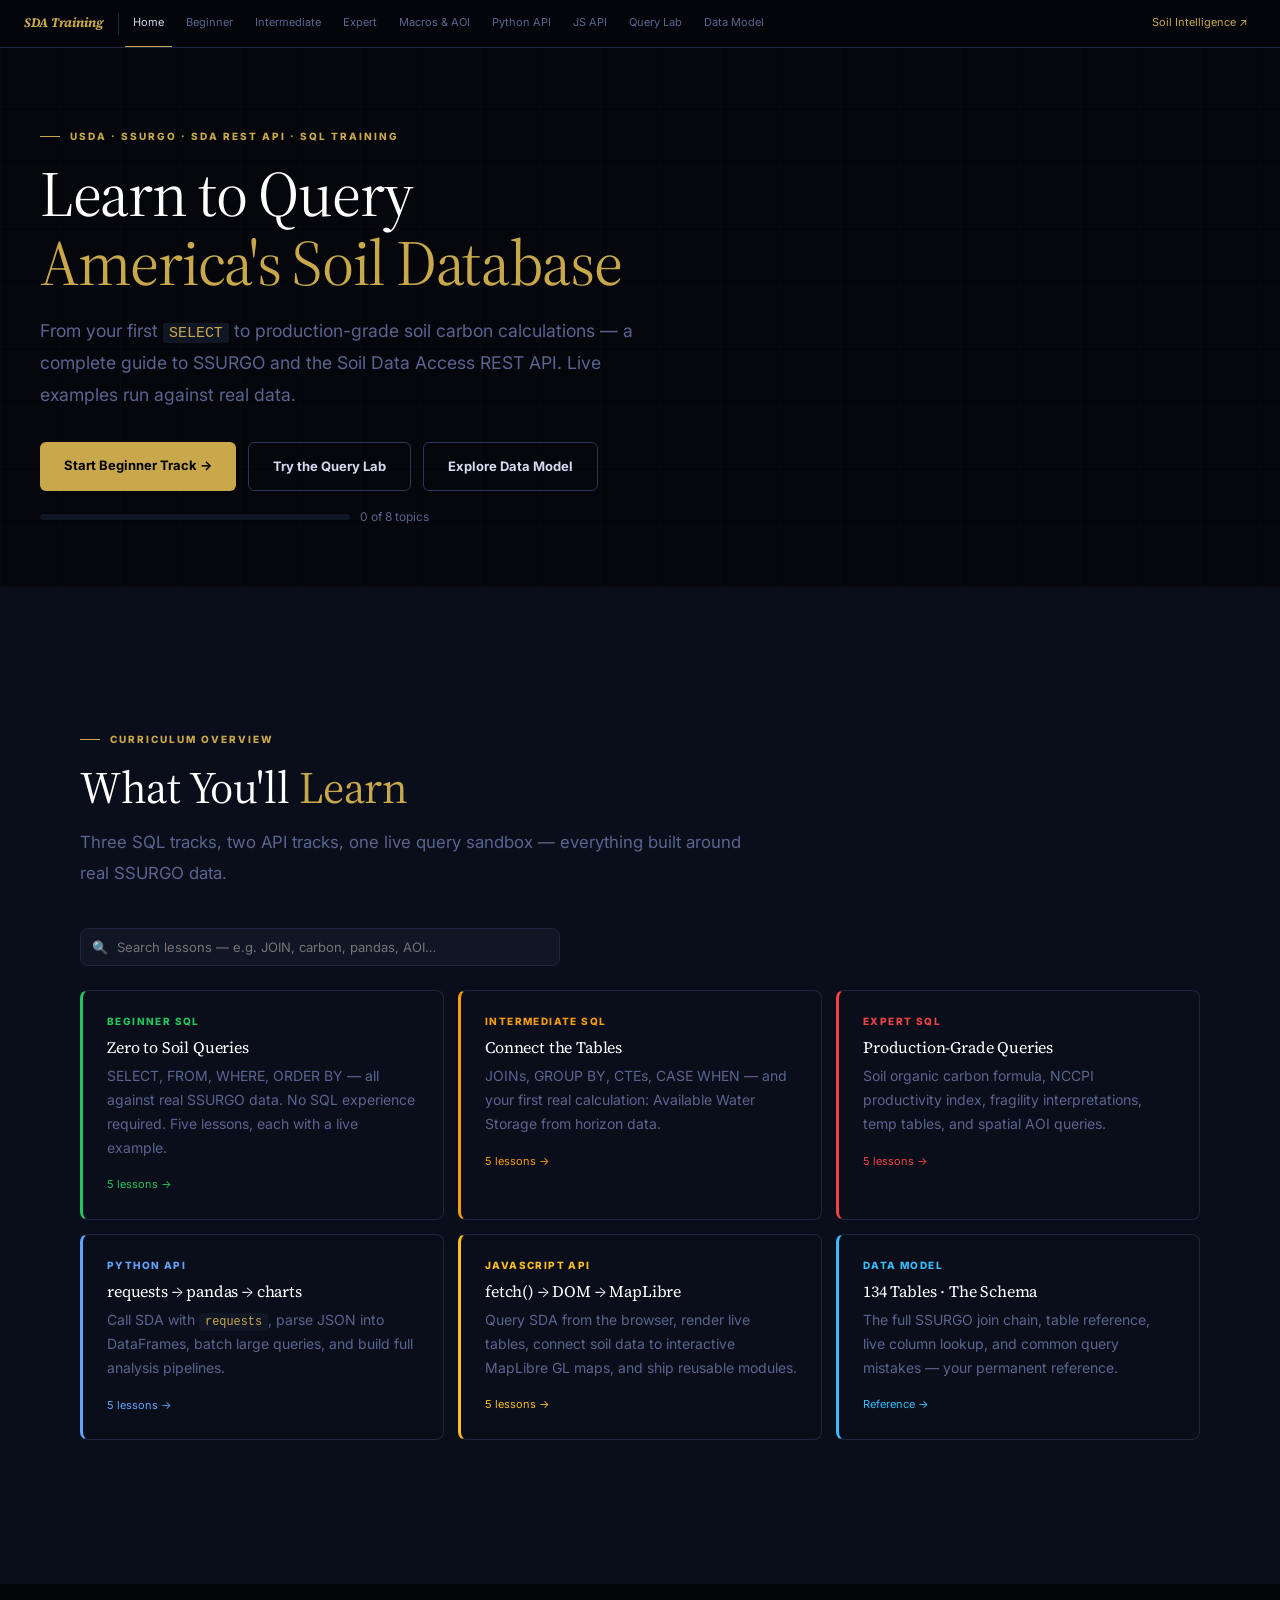
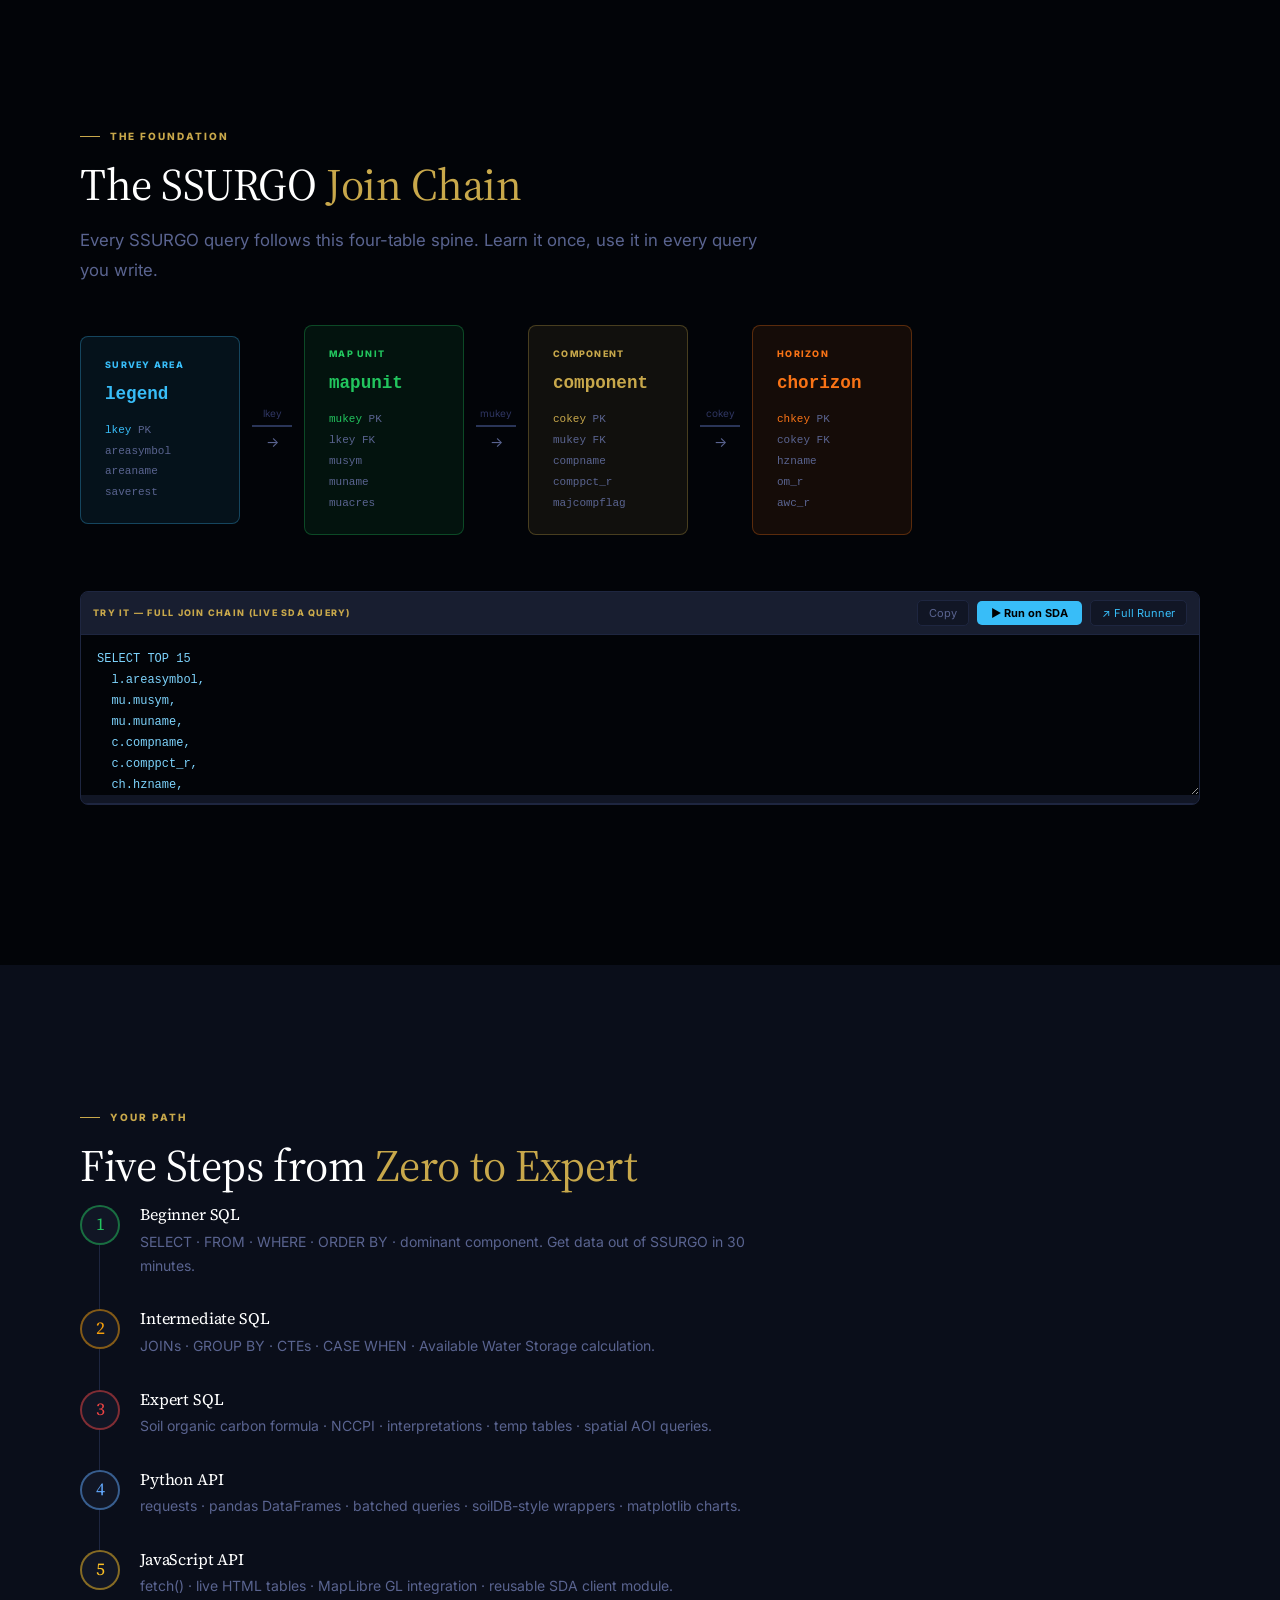
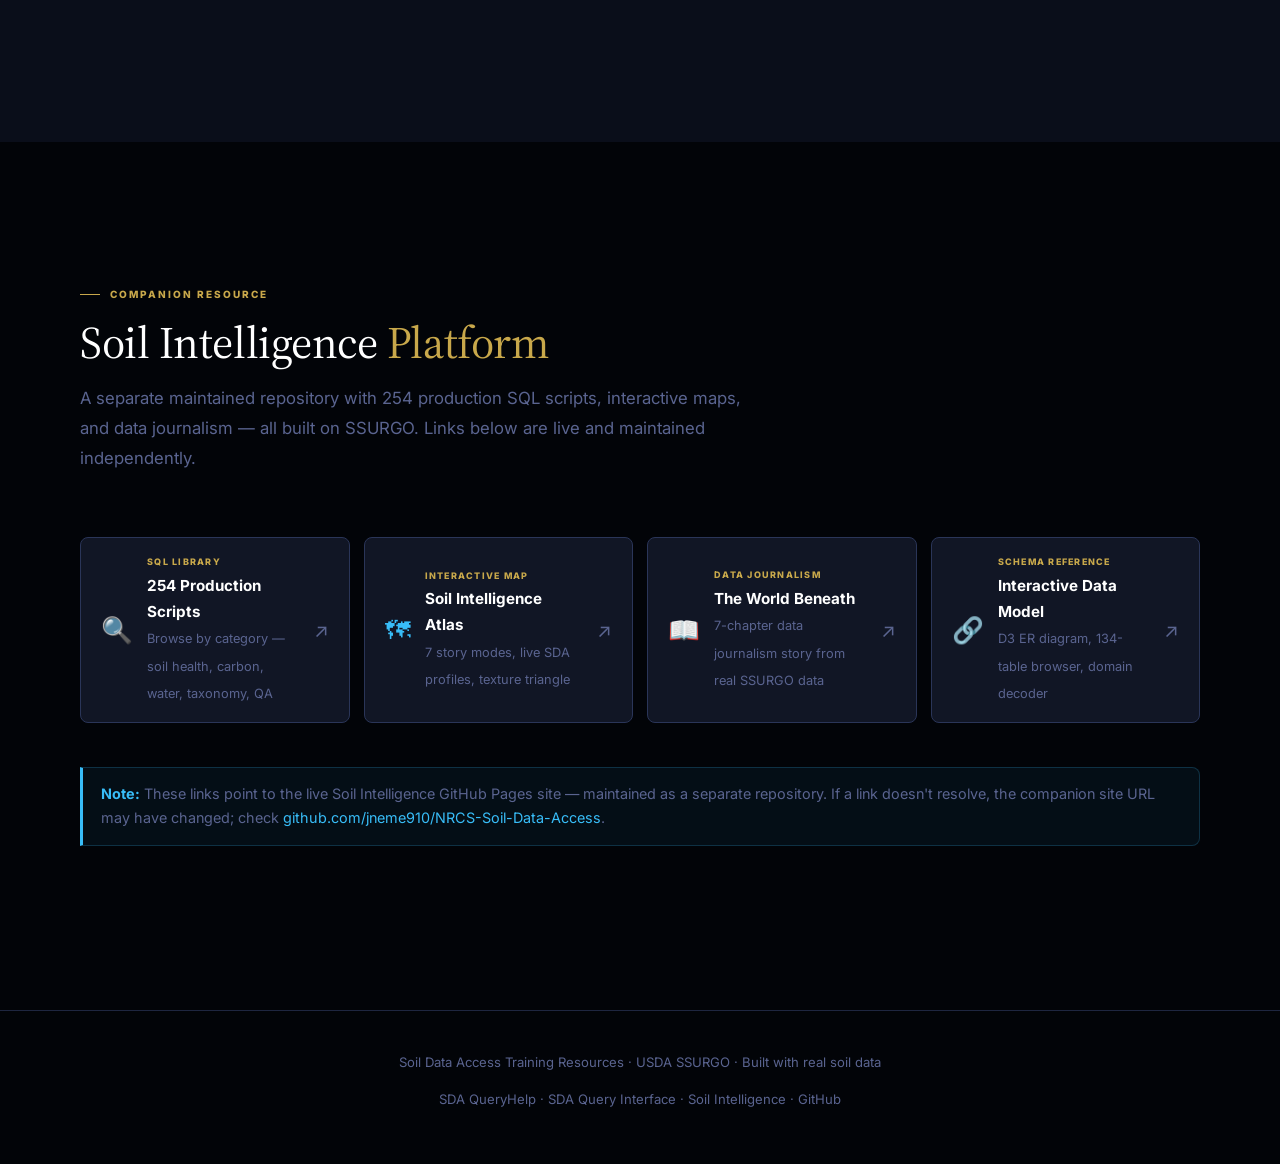
<file: docs/index.html>
<!DOCTYPE html>
<html lang="en">
<head>
<meta charset="UTF-8">
<meta name="viewport" content="width=device-width, initial-scale=1">
<title>Soil Data Access Training — SQL, APIs &amp; SSURGO</title>
<link rel="stylesheet" href="assets/theme.css">
</head>
<body>

<nav id="nav">
  <a class="nav-logo" href="index.html">SDA Training</a>
  <div class="nav-sep"></div>
  <a class="nav-link active" href="index.html">Home</a>
  <a class="nav-link" href="beginner.html">Beginner</a>
  <a class="nav-link" href="intermediate.html">Intermediate</a>
  <a class="nav-link" href="expert.html">Expert</a>
  <a class="nav-link" href="macros.html">Macros &amp; AOI</a>
  <a class="nav-link" href="api-python.html">Python API</a>
  <a class="nav-link" href="api-javascript.html">JS API</a>
  <a class="nav-link" href="query-runner.html">Query Lab</a>
  <a class="nav-link" href="soil-model.html">Data Model</a>
  <div class="nav-space"></div>
  <a class="nav-link" href="https://jneme910.github.io/NRCS-Soil-Data-Access/" target="_blank" rel="noopener" style="color:var(--soil)">Soil Intelligence ↗</a>
</nav>

<section class="hero darker" style="background:#04060c">
  <div class="hero-grid-bg"></div>
  <div class="hero-inner">
    <div class="eyebrow">USDA · SSURGO · SDA REST API · SQL Training</div>
    <h1>Learn to Query<br><em>America's Soil Database</em></h1>
    <p class="lead">From your first <code>SELECT</code> to production-grade soil carbon calculations — a complete guide to SSURGO and the Soil Data Access REST API. Live examples run against real data.</p>
    <div style="display:flex;gap:12px;flex-wrap:wrap;margin-top:8px">
      <a href="beginner.html" style="padding:12px 24px;background:var(--soil);color:#000;border-radius:6px;font-weight:700;font-size:13px;text-decoration:none;transition:all .15s">Start Beginner Track →</a>
      <a href="query-runner.html" style="padding:12px 24px;border:1px solid var(--border2);color:var(--text);border-radius:6px;font-weight:700;font-size:13px;text-decoration:none;transition:background .15s" onmouseover="this.style.background='var(--panel2)'" onmouseout="this.style.background='transparent'">Try the Query Lab</a>
      <a href="soil-model.html" style="padding:12px 24px;border:1px solid var(--border2);color:var(--text);border-radius:6px;font-weight:700;font-size:13px;text-decoration:none;transition:background .15s" onmouseover="this.style.background='var(--panel2)'" onmouseout="this.style.background='transparent'">Explore Data Model</a>
    </div>
    <div id="training-progress" style="margin-top:16px;max-width:400px"></div>
  </div>
</section>

<!-- What You'll Learn -->
<section class="section dark">
  <div class="section-inner">
    <div class="eyebrow">Curriculum Overview</div>
    <h2 class="section-h2">What You'll <em>Learn</em></h2>
    <p class="lead">Three SQL tracks, two API tracks, one live query sandbox — everything built around real SSURGO data.</p>

    <!-- Search -->
    <div style="margin-bottom:24px;max-width:480px">
      <div style="position:relative">
        <span style="position:absolute;left:12px;top:50%;transform:translateY(-50%);color:var(--dim);font-size:13px;pointer-events:none">🔍</span>
        <input id="lesson-search" type="search" placeholder="Search lessons — e.g. JOIN, carbon, pandas, AOI…"
          style="width:100%;padding:10px 12px 10px 36px;background:var(--panel2);border:1px solid var(--border);
                 color:var(--text);border-radius:8px;font-size:13px;font-family:var(--font);outline:none"
          oninput="searchLessons(this.value)">
      </div>
      <div id="search-results" style="display:none;margin-top:12px;background:var(--panel2);border:1px solid var(--border);border-radius:8px;overflow:hidden"></div>
    </div>
    <script>
    const LESSON_INDEX = [
      {page:'beginner.html',   title:'Beginner SQL',       color:'var(--green)',
       topics:'SELECT FROM WHERE ORDER BY TOP mukey musym muname legend mapunit survey area areasymbol basic filter sort limit acreage'},
      {page:'intermediate.html',title:'Intermediate SQL',   color:'var(--gold)',
       topics:'JOIN INNER LEFT GROUP BY COUNT SUM AVG CTE WITH CASE WHEN THEN ELSE available water storage AWC horizon chorizon awc_r thickness depth component comppct'},
      {page:'expert.html',     title:'Expert SQL',          color:'var(--red)',
       topics:'soil organic carbon SOC NCCPI fragile soil index FSI interpretation cointerp spatial AOI temp table #table bulk density fragment OM organic matter carbon productivity'},
      {page:'api-python.html', title:'Python API',          color:'#60a5fa',
       topics:'Python requests pandas DataFrame batch matplotlib visualization chart plot json post REST automation script'},
      {page:'api-javascript.html',title:'JavaScript API',   color:'#fbbf24',
       topics:'JavaScript JS fetch DOM table render MapLibre map module async await browser fetch API'},
      {page:'macros.html',     title:'Macros & AOI',        color:'#a78bfa',
       topics:'macro AOI pAOI persistent area of interest spatial clipping SDA_Get_Mukey WKT geometry interpret interpretation report GetClippedMapunits tilde Declare'},
      {page:'query-runner.html',title:'Query Lab',           color:'var(--accent)',
       topics:'live query sandbox run SDA test practice example execute results table'},
      {page:'soil-model.html', title:'Data Model',           color:'var(--accent)',
       topics:'134 tables schema join chain legend mapunit component chorizon cointerp muaggatt MetadataColumn areasymbol lkey cokey chkey common mistakes relationships ER diagram'},
    ];
    function searchLessons(q) {
      const el = document.getElementById('search-results');
      if (!q || q.length < 2) { el.style.display = 'none'; return; }
      const term = q.toLowerCase();
      const hits = LESSON_INDEX.filter(l =>
        l.title.toLowerCase().includes(term) || l.topics.toLowerCase().includes(term)
      );
      if (!hits.length) {
        el.style.display = 'block';
        el.innerHTML = '<div style="padding:12px 16px;font-size:12px;color:var(--dim)">No lessons match that term.</div>';
        return;
      }
      el.style.display = 'block';
      el.innerHTML = hits.map(h => `
        <a href="${h.page}" style="display:flex;align-items:center;gap:12px;padding:11px 16px;
           text-decoration:none;border-bottom:1px solid var(--border);transition:background .12s"
           onmouseover="this.style.background='rgba(56,189,248,.06)'" onmouseout="this.style.background=''">
          <div style="width:8px;height:8px;border-radius:50%;background:${h.color};flex-shrink:0"></div>
          <div>
            <div style="font-weight:700;font-size:12px;color:var(--text)">${h.title}</div>
            <div style="font-size:10px;color:var(--dim);margin-top:2px">${
              h.topics.split(' ').filter(t => t.toLowerCase().includes(term.split(' ')[0])).slice(0,4).join(' · ') || h.topics.split(' ').slice(0,4).join(' · ')
            }</div>
          </div>
          <span style="margin-left:auto;font-size:11px;color:var(--accent)">→</span>
        </a>`).join('');
    }
    document.getElementById('lesson-search').addEventListener('focus', function() {
      this.style.borderColor = 'var(--accent)';
    });
    document.getElementById('lesson-search').addEventListener('blur', function() {
      this.style.borderColor = 'var(--border)';
    });
    </script>

    <div class="card-grid">
      <a href="beginner.html" class="card" style="text-decoration:none;border-left:3px solid var(--green)">
        <div style="font-size:10px;font-weight:800;letter-spacing:.14em;text-transform:uppercase;color:var(--green);margin-bottom:8px">Beginner SQL</div>
        <h3>Zero to Soil Queries</h3>
        <p>SELECT, FROM, WHERE, ORDER BY — all against real SSURGO data. No SQL experience required. Five lessons, each with a live example.</p>
        <span style="font-size:11px;color:var(--green)">5 lessons →</span>
      </a>
      <a href="intermediate.html" class="card" style="text-decoration:none;border-left:3px solid var(--gold)">
        <div style="font-size:10px;font-weight:800;letter-spacing:.14em;text-transform:uppercase;color:var(--gold);margin-bottom:8px">Intermediate SQL</div>
        <h3>Connect the Tables</h3>
        <p>JOINs, GROUP BY, CTEs, CASE WHEN — and your first real calculation: Available Water Storage from horizon data.</p>
        <span style="font-size:11px;color:var(--gold)">5 lessons →</span>
      </a>
      <a href="expert.html" class="card" style="text-decoration:none;border-left:3px solid var(--red)">
        <div style="font-size:10px;font-weight:800;letter-spacing:.14em;text-transform:uppercase;color:var(--red);margin-bottom:8px">Expert SQL</div>
        <h3>Production-Grade Queries</h3>
        <p>Soil organic carbon formula, NCCPI productivity index, fragility interpretations, temp tables, and spatial AOI queries.</p>
        <span style="font-size:11px;color:var(--red)">5 lessons →</span>
      </a>
      <a href="api-python.html" class="card" style="text-decoration:none;border-left:3px solid #60a5fa">
        <div style="font-size:10px;font-weight:800;letter-spacing:.14em;text-transform:uppercase;color:#60a5fa;margin-bottom:8px">Python API</div>
        <h3>requests → pandas → charts</h3>
        <p>Call SDA with <code>requests</code>, parse JSON into DataFrames, batch large queries, and build full analysis pipelines.</p>
        <span style="font-size:11px;color:#60a5fa">5 lessons →</span>
      </a>
      <a href="api-javascript.html" class="card" style="text-decoration:none;border-left:3px solid #fbbf24">
        <div style="font-size:10px;font-weight:800;letter-spacing:.14em;text-transform:uppercase;color:#fbbf24;margin-bottom:8px">JavaScript API</div>
        <h3>fetch() → DOM → MapLibre</h3>
        <p>Query SDA from the browser, render live tables, connect soil data to interactive MapLibre GL maps, and ship reusable modules.</p>
        <span style="font-size:11px;color:#fbbf24">5 lessons →</span>
      </a>
      <a href="soil-model.html" class="card" style="text-decoration:none;border-left:3px solid var(--accent)">
        <div style="font-size:10px;font-weight:800;letter-spacing:.14em;text-transform:uppercase;color:var(--accent);margin-bottom:8px">Data Model</div>
        <h3>134 Tables · The Schema</h3>
        <p>The full SSURGO join chain, table reference, live column lookup, and common query mistakes — your permanent reference.</p>
        <span style="font-size:11px;color:var(--accent)">Reference →</span>
      </a>
    </div>
  </div>
</section>

<!-- SSURGO Join Chain -->
<section class="section darker">
  <div class="section-inner">
    <div class="eyebrow">The Foundation</div>
    <h2 class="section-h2">The SSURGO <em>Join Chain</em></h2>
    <p class="lead">Every SSURGO query follows this four-table spine. Learn it once, use it in every query you write.</p>
    <div style="overflow-x:auto;padding-bottom:8px">
      <div style="display:flex;align-items:center;gap:0;min-width:700px;margin-bottom:32px">
        <!-- legend -->
        <div style="background:rgba(56,189,248,.08);border:1px solid rgba(56,189,248,.3);border-radius:8px;padding:20px 24px;min-width:160px">
          <div style="font-size:9px;font-weight:800;letter-spacing:.14em;text-transform:uppercase;color:#38bdf8;margin-bottom:8px">Survey Area</div>
          <div style="font-family:var(--mono);font-size:1.1rem;color:#38bdf8;font-weight:700;margin-bottom:10px">legend</div>
          <div style="font-size:11px;color:var(--dim);line-height:1.9;font-family:var(--mono)">
            <span style="color:#38bdf8">lkey</span> PK<br>
            areasymbol<br>areaname<br>saverest
          </div>
        </div>
        <div style="display:flex;flex-direction:column;align-items:center;padding:0 12px">
          <div style="font-size:10px;color:var(--dimmer);margin-bottom:3px">lkey</div>
          <div style="width:40px;height:2px;background:var(--border2)"></div>
          <div style="font-size:14px;color:var(--dim);margin-top:3px">→</div>
        </div>
        <!-- mapunit -->
        <div style="background:rgba(34,197,94,.08);border:1px solid rgba(34,197,94,.3);border-radius:8px;padding:20px 24px;min-width:160px">
          <div style="font-size:9px;font-weight:800;letter-spacing:.14em;text-transform:uppercase;color:#22c55e;margin-bottom:8px">Map Unit</div>
          <div style="font-family:var(--mono);font-size:1.1rem;color:#22c55e;font-weight:700;margin-bottom:10px">mapunit</div>
          <div style="font-size:11px;color:var(--dim);line-height:1.9;font-family:var(--mono)">
            <span style="color:#22c55e">mukey</span> PK<br>
            lkey FK<br>musym<br>muname<br>muacres
          </div>
        </div>
        <div style="display:flex;flex-direction:column;align-items:center;padding:0 12px">
          <div style="font-size:10px;color:var(--dimmer);margin-bottom:3px">mukey</div>
          <div style="width:40px;height:2px;background:var(--border2)"></div>
          <div style="font-size:14px;color:var(--dim);margin-top:3px">→</div>
        </div>
        <!-- component -->
        <div style="background:rgba(200,168,75,.08);border:1px solid rgba(200,168,75,.3);border-radius:8px;padding:20px 24px;min-width:160px">
          <div style="font-size:9px;font-weight:800;letter-spacing:.14em;text-transform:uppercase;color:#c8a84b;margin-bottom:8px">Component</div>
          <div style="font-family:var(--mono);font-size:1.1rem;color:#c8a84b;font-weight:700;margin-bottom:10px">component</div>
          <div style="font-size:11px;color:var(--dim);line-height:1.9;font-family:var(--mono)">
            <span style="color:#c8a84b">cokey</span> PK<br>
            mukey FK<br>compname<br>comppct_r<br>majcompflag
          </div>
        </div>
        <div style="display:flex;flex-direction:column;align-items:center;padding:0 12px">
          <div style="font-size:10px;color:var(--dimmer);margin-bottom:3px">cokey</div>
          <div style="width:40px;height:2px;background:var(--border2)"></div>
          <div style="font-size:14px;color:var(--dim);margin-top:3px">→</div>
        </div>
        <!-- chorizon -->
        <div style="background:rgba(249,115,22,.08);border:1px solid rgba(249,115,22,.3);border-radius:8px;padding:20px 24px;min-width:160px">
          <div style="font-size:9px;font-weight:800;letter-spacing:.14em;text-transform:uppercase;color:#f97316;margin-bottom:8px">Horizon</div>
          <div style="font-family:var(--mono);font-size:1.1rem;color:#f97316;font-weight:700;margin-bottom:10px">chorizon</div>
          <div style="font-size:11px;color:var(--dim);line-height:1.9;font-family:var(--mono)">
            <span style="color:#f97316">chkey</span> PK<br>
            cokey FK<br>hzname<br>om_r<br>awc_r
          </div>
        </div>
      </div>
    </div>

    <!-- Try It panel -->
    <div class="sql-panel reveal">
      <div class="sql-toolbar">
        <span class="sql-toolbar-label">Try It — Full Join Chain (Live SDA Query)</span>
        <button class="btn-copy" onclick="navigator.clipboard.writeText(this.closest('.sql-panel').querySelector('textarea').value);this.textContent='Copied!';setTimeout(()=>this.textContent='Copy',1500)">Copy</button>
        <button class="btn-run">▶ Run on SDA</button>
      </div>
      <textarea class="sql-editor" style="height:160px">SELECT TOP 15
  l.areasymbol,
  mu.musym,
  mu.muname,
  c.compname,
  c.comppct_r,
  ch.hzname,
  ch.hzdept_r   AS top_cm,
  ch.hzdepb_r   AS bot_cm,
  ch.om_r        AS organic_matter_pct,
  ch.awc_r       AS avail_water_cap
FROM legend l
INNER JOIN mapunit   mu ON mu.lkey  = l.lkey
INNER JOIN component  c ON c.mukey  = mu.mukey
LEFT  JOIN chorizon  ch ON ch.cokey = c.cokey
WHERE l.areasymbol = 'WI025'
  AND c.majcompflag = 'Yes'
ORDER BY mu.musym, c.comppct_r DESC, ch.hzdept_r</textarea>
      <div class="sql-result"></div>
    </div>
  </div>
</section>

<!-- Learning Path -->
<section class="section dark">
  <div class="section-inner">
    <div class="eyebrow">Your Path</div>
    <h2 class="section-h2">Five Steps from <em>Zero to Expert</em></h2>
    <div class="step-list" style="max-width:680px">
      <div class="step">
        <div class="step-line"></div>
        <div class="step-num" style="border-color:rgba(34,197,94,.5);color:var(--green)">1</div>
        <div class="step-content">
          <h4><a href="beginner.html" style="color:#fff;text-decoration:none">Beginner SQL</a></h4>
          <p>SELECT · FROM · WHERE · ORDER BY · dominant component. Get data out of SSURGO in 30 minutes.</p>
        </div>
      </div>
      <div class="step">
        <div class="step-line"></div>
        <div class="step-num" style="border-color:rgba(245,158,11,.5);color:var(--gold)">2</div>
        <div class="step-content">
          <h4><a href="intermediate.html" style="color:#fff;text-decoration:none">Intermediate SQL</a></h4>
          <p>JOINs · GROUP BY · CTEs · CASE WHEN · Available Water Storage calculation.</p>
        </div>
      </div>
      <div class="step">
        <div class="step-line"></div>
        <div class="step-num" style="border-color:rgba(239,68,68,.5);color:var(--red)">3</div>
        <div class="step-content">
          <h4><a href="expert.html" style="color:#fff;text-decoration:none">Expert SQL</a></h4>
          <p>Soil organic carbon formula · NCCPI · interpretations · temp tables · spatial AOI queries.</p>
        </div>
      </div>
      <div class="step">
        <div class="step-line"></div>
        <div class="step-num" style="border-color:rgba(96,165,250,.5);color:#60a5fa">4</div>
        <div class="step-content">
          <h4><a href="api-python.html" style="color:#fff;text-decoration:none">Python API</a></h4>
          <p>requests · pandas DataFrames · batched queries · soilDB-style wrappers · matplotlib charts.</p>
        </div>
      </div>
      <div class="step">
        <div class="step-num" style="border-color:rgba(251,191,36,.5);color:#fbbf24">5</div>
        <div class="step-content">
          <h4><a href="api-javascript.html" style="color:#fff;text-decoration:none">JavaScript API</a></h4>
          <p>fetch() · live HTML tables · MapLibre GL integration · reusable SDA client module.</p>
        </div>
      </div>
    </div>
  </div>
</section>

<!-- Companion Repo -->
<section class="section darker">
  <div class="section-inner">
    <div class="eyebrow">Companion Resource</div>
    <h2 class="section-h2">Soil Intelligence <em>Platform</em></h2>
    <p class="lead">A separate maintained repository with 254 production SQL scripts, interactive maps, and data journalism — all built on SSURGO. Links below are live and maintained independently.</p>
    <div class="card-grid" style="grid-template-columns:repeat(auto-fit,minmax(240px,1fr))">
      <a href="https://jneme910.github.io/NRCS-Soil-Data-Access/sql-explorer.html" target="_blank" rel="noopener" class="card companion-box" style="text-decoration:none">
        <span class="companion-icon">🔍</span>
        <div class="companion-body">
          <div class="label">SQL Library</div>
          <strong>254 Production Scripts</strong>
          <span>Browse by category — soil health, carbon, water, taxonomy, QA</span>
        </div>
        <span class="companion-arrow">↗</span>
      </a>
      <a href="https://jneme910.github.io/NRCS-Soil-Data-Access/soil-atlas.html" target="_blank" rel="noopener" class="card companion-box" style="text-decoration:none">
        <span class="companion-icon">🗺</span>
        <div class="companion-body">
          <div class="label">Interactive Map</div>
          <strong>Soil Intelligence Atlas</strong>
          <span>7 story modes, live SDA profiles, texture triangle</span>
        </div>
        <span class="companion-arrow">↗</span>
      </a>
      <a href="https://jneme910.github.io/NRCS-Soil-Data-Access/soil-data-stories.html" target="_blank" rel="noopener" class="card companion-box" style="text-decoration:none">
        <span class="companion-icon">📖</span>
        <div class="companion-body">
          <div class="label">Data Journalism</div>
          <strong>The World Beneath</strong>
          <span>7-chapter data journalism story from real SSURGO data</span>
        </div>
        <span class="companion-arrow">↗</span>
      </a>
      <a href="https://jneme910.github.io/NRCS-Soil-Data-Access/data-models.html" target="_blank" rel="noopener" class="card companion-box" style="text-decoration:none">
        <span class="companion-icon">🔗</span>
        <div class="companion-body">
          <div class="label">Schema Reference</div>
          <strong>Interactive Data Model</strong>
          <span>D3 ER diagram, 134-table browser, domain decoder</span>
        </div>
        <span class="companion-arrow">↗</span>
      </a>
    </div>
    <div class="note" style="margin-top:20px"><strong>Note:</strong> These links point to the live Soil Intelligence GitHub Pages site — maintained as a separate repository. If a link doesn't resolve, the companion site URL may have changed; check <a href="https://github.com/jneme910/NRCS-Soil-Data-Access" target="_blank">github.com/jneme910/NRCS-Soil-Data-Access</a>.</div>
  </div>
</section>

<footer>
  <p>Soil Data Access Training Resources · USDA SSURGO · Built with real soil data</p>
  <p style="margin-top:8px">
    <a href="https://sdmdataaccess.nrcs.usda.gov/QueryHelp.aspx" target="_blank">SDA QueryHelp</a> ·
    <a href="https://sdmdataaccess.nrcs.usda.gov/Query.aspx" target="_blank">SDA Query Interface</a> ·
    <a href="https://jneme910.github.io/NRCS-Soil-Data-Access/" target="_blank">Soil Intelligence</a> ·
    <a href="https://github.com/jneme910/Soil-Data-Access-Training-Resources" target="_blank">GitHub</a>
  </p>
</footer>

<script src="assets/sda-runner.js"></script>
</body>
</html>
</file>
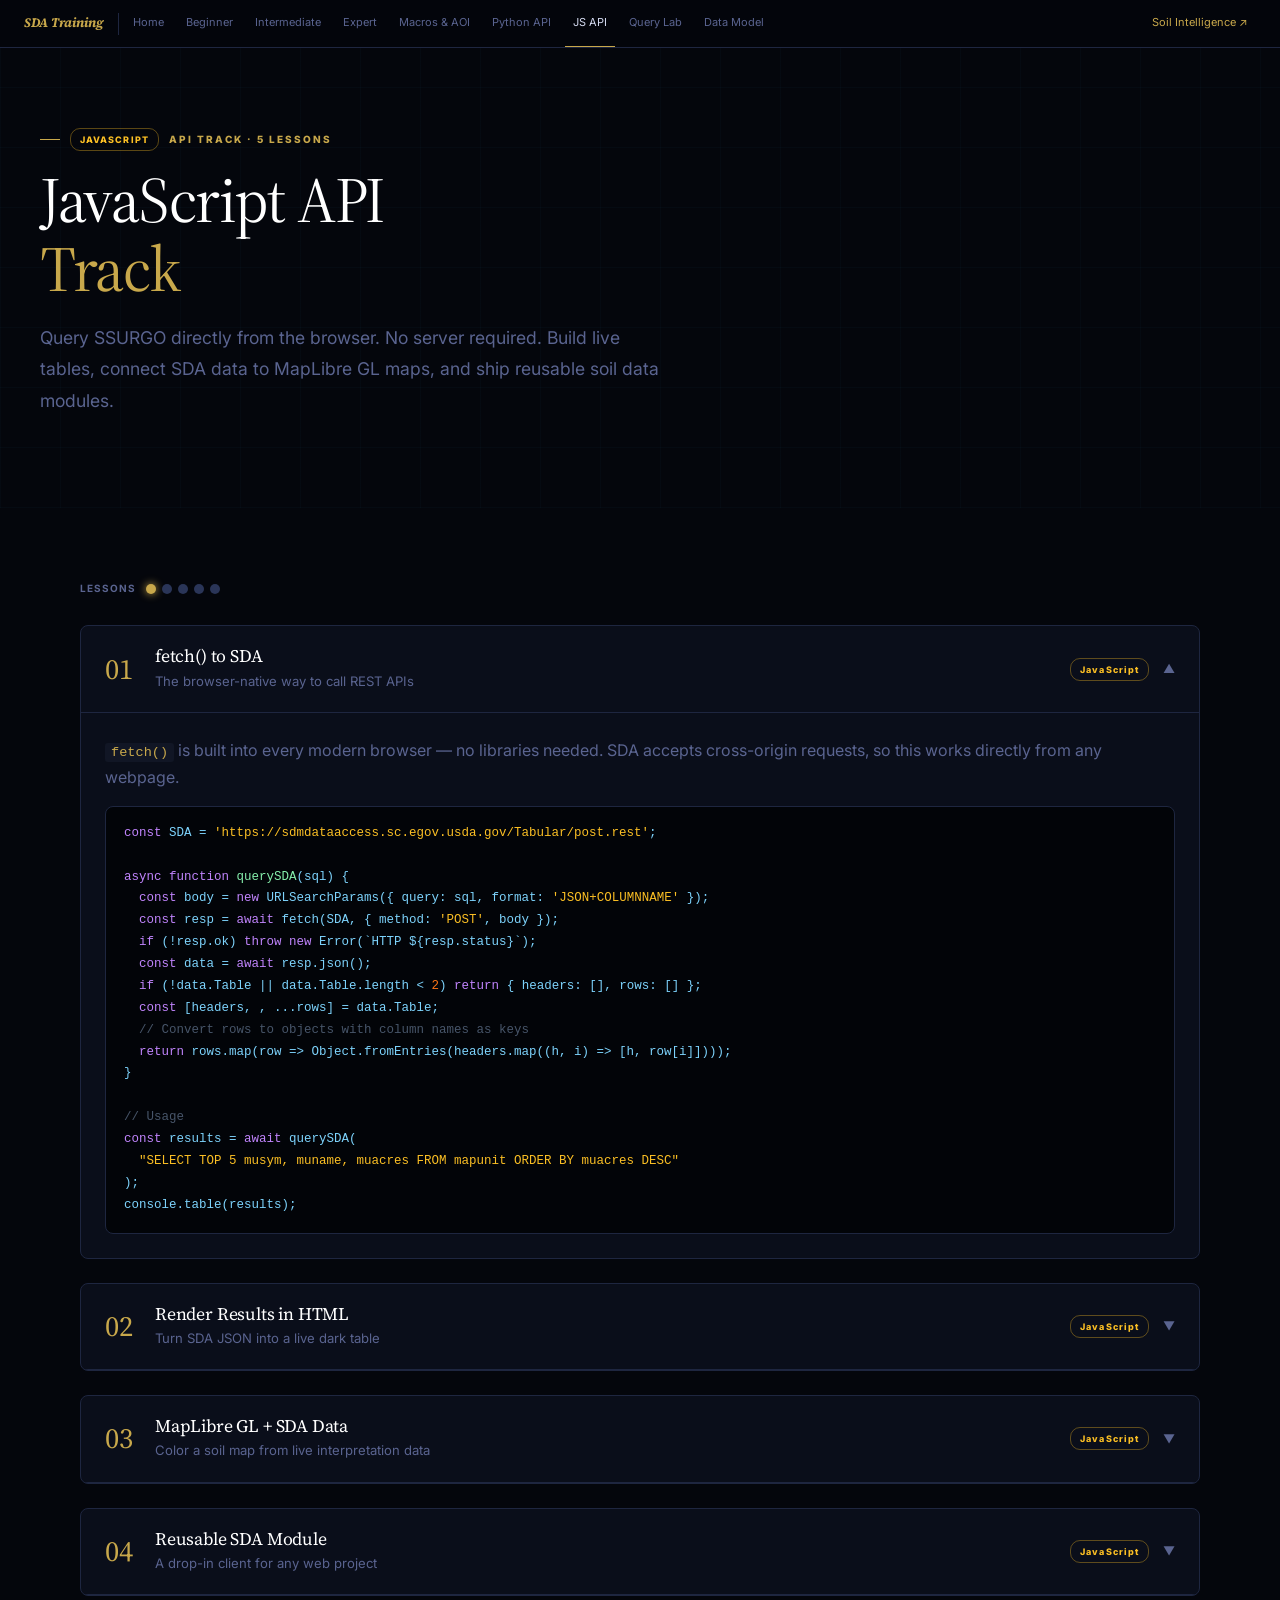
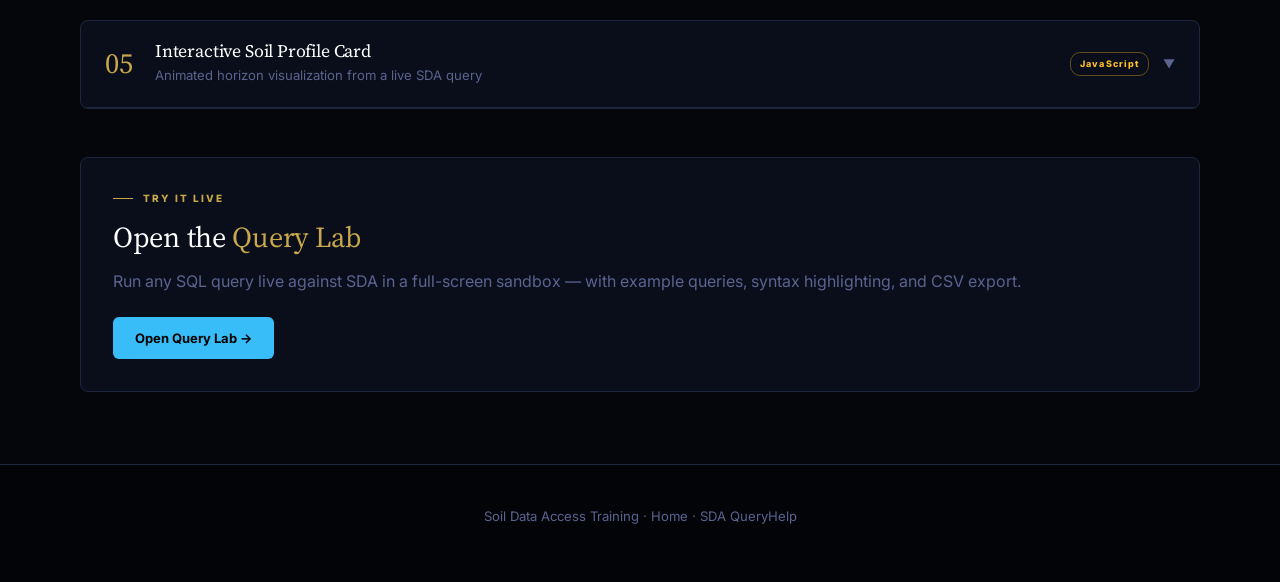
<file: docs/api-javascript.html>
<!DOCTYPE html>
<html lang="en">
<head>
<meta charset="UTF-8">
<meta name="viewport" content="width=device-width, initial-scale=1">
<title>JavaScript API Track — SDA Training</title>
<link rel="stylesheet" href="assets/theme.css">
</head>
<body>
<nav id="nav">
  <a class="nav-logo" href="index.html">SDA Training</a>
  <div class="nav-sep"></div>
  <a class="nav-link" href="index.html">Home</a>
  <a class="nav-link" href="beginner.html">Beginner</a>
  <a class="nav-link" href="intermediate.html">Intermediate</a>
  <a class="nav-link" href="expert.html">Expert</a>
  <a class="nav-link" href="macros.html">Macros &amp; AOI</a>
  <a class="nav-link" href="api-python.html">Python API</a>
  <a class="nav-link active" href="api-javascript.html">JS API</a>
  <a class="nav-link" href="query-runner.html">Query Lab</a>
  <a class="nav-link" href="soil-model.html">Data Model</a>
  <div class="nav-space"></div>
  <a class="nav-link" href="https://jneme910.github.io/NRCS-Soil-Data-Access/" target="_blank" rel="noopener" style="color:var(--soil)">Soil Intelligence ↗</a>
</nav>

<section class="hero darker">
  <div class="hero-grid-bg"></div>
  <div class="hero-inner">
    <div class="eyebrow"><span class="lesson-tag tag-javascript" style="display:inline">JAVASCRIPT</span> API Track · 5 Lessons</div>
    <h1>JavaScript API<br><em>Track</em></h1>
    <p class="lead">Query SSURGO directly from the browser. No server required. Build live tables, connect SDA data to MapLibre GL maps, and ship reusable soil data modules.</p>
  </div>
</section>

<section class="section">
  <div class="progress-bar reveal">
    <span class="pb-label">Lessons</span>
    <span class="pb-dot active"></span><span class="pb-dot"></span><span class="pb-dot"></span><span class="pb-dot"></span><span class="pb-dot"></span>
  </div>

  <!-- Lesson 1 -->
  <div class="lesson reveal">
    <div class="lesson-header">
      <span class="lesson-num">01</span>
      <div class="lesson-title"><h3>fetch() to SDA</h3><p>The browser-native way to call REST APIs</p></div>
      <span class="lesson-tag tag-javascript">JavaScript</span>
      <span class="lesson-expand">▼</span>
    </div>
    <div class="lesson-body">
      <p><code>fetch()</code> is built into every modern browser — no libraries needed. SDA accepts cross-origin requests, so this works directly from any webpage.</p>
      <pre><span class="kw">const</span> SDA = <span class="st">'https://sdmdataaccess.sc.egov.usda.gov/Tabular/post.rest'</span>;

<span class="kw">async function</span> <span class="fn">querySDA</span>(sql) {
  <span class="kw">const</span> body = <span class="kw">new</span> URLSearchParams({ query: sql, format: <span class="st">'JSON+COLUMNNAME'</span> });
  <span class="kw">const</span> resp = <span class="kw">await</span> fetch(SDA, { method: <span class="st">'POST'</span>, body });
  <span class="kw">if</span> (!resp.ok) <span class="kw">throw new</span> Error(`HTTP ${resp.status}`);
  <span class="kw">const</span> data = <span class="kw">await</span> resp.json();
  <span class="kw">if</span> (!data.Table || data.Table.length &lt; <span class="nu">2</span>) <span class="kw">return</span> { headers: [], rows: [] };
  <span class="kw">const</span> [headers, , ...rows] = data.Table;
  <span class="co">// Convert rows to objects with column names as keys</span>
  <span class="kw">return</span> rows.map(row =&gt; Object.fromEntries(headers.map((h, i) =&gt; [h, row[i]])));
}

<span class="co">// Usage</span>
<span class="kw">const</span> results = <span class="kw">await</span> querySDA(
  <span class="st">"SELECT TOP 5 musym, muname, muacres FROM mapunit ORDER BY muacres DESC"</span>
);
console.table(results);</pre>
    </div>
  </div>

  <!-- Lesson 2 -->
  <div class="lesson reveal">
    <div class="lesson-header">
      <span class="lesson-num">02</span>
      <div class="lesson-title"><h3>Render Results in HTML</h3><p>Turn SDA JSON into a live dark table</p></div>
      <span class="lesson-tag tag-javascript">JavaScript</span>
      <span class="lesson-expand">▼</span>
    </div>
    <div class="lesson-body">
      <pre><span class="kw">async function</span> <span class="fn">renderTable</span>(sql, containerId) {
  <span class="kw">const</span> el = document.getElementById(containerId);
  el.innerHTML = <span class="st">'&lt;p style="color:#38bdf8"&gt;⟳ Loading…&lt;/p&gt;'</span>;
  <span class="kw">try</span> {
    <span class="kw">const</span> body = <span class="kw">new</span> URLSearchParams({ query: sql, format: <span class="st">'JSON+COLUMNNAME'</span> });
    <span class="kw">const</span> { Table } = <span class="kw">await</span> fetch(SDA, { method: <span class="st">'POST'</span>, body }).then(r =&gt; r.json());
    <span class="kw">const</span> [headers, , ...rows] = Table;

    el.innerHTML = `
      &lt;p style="color:#22c55e"&gt;✓ ${rows.length} rows&lt;/p&gt;
      &lt;div style="overflow-x:auto"&gt;
        &lt;table class="result-table"&gt;
          &lt;thead&gt;&lt;tr&gt;
            ${headers.map(h =&gt; `&lt;th&gt;${h}&lt;/th&gt;`).join(<span class="st">''</span>)}
          &lt;/tr&gt;&lt;/thead&gt;
          &lt;tbody&gt;
            ${rows.slice(<span class="nu">0</span>, <span class="nu">50</span>).map(r =&gt;
              `&lt;tr&gt;${r.map(c =&gt; `&lt;td&gt;${c ?? <span class="st">'—'</span>}&lt;/td&gt;`).join(<span class="st">''</span>)}&lt;/tr&gt;`
            ).join(<span class="st">''</span>)}
          &lt;/tbody&gt;
        &lt;/table&gt;
      &lt;/div&gt;`;
  } <span class="kw">catch</span>(e) {
    el.innerHTML = `&lt;p style="color:red"&gt;✗ ${e.message}&lt;/p&gt;`;
  }
}

<span class="co">// Call it:</span>
renderTable(
  <span class="st">"SELECT TOP 20 areasymbol, areaname FROM legend WHERE areasymbol LIKE 'WI%'"</span>,
  <span class="st">'my-container'</span>
);</pre>
    </div>
  </div>

  <!-- Lesson 3 -->
  <div class="lesson reveal">
    <div class="lesson-header">
      <span class="lesson-num">03</span>
      <div class="lesson-title"><h3>MapLibre GL + SDA Data</h3><p>Color a soil map from live interpretation data</p></div>
      <span class="lesson-tag tag-javascript">JavaScript</span>
      <span class="lesson-expand">▼</span>
    </div>
    <div class="lesson-body">
      <div class="note"><strong>MapLibre GL JS</strong> is the open-source map library used by the Soil Intelligence platform. Include it with: <code>&lt;script src="https://unpkg.com/maplibre-gl@3.6.2/dist/maplibre-gl.js"&gt;&lt;/script&gt;</code></div>
      <pre><span class="co">// Query FSI ratings, then color a county fill layer</span>
<span class="kw">async function</span> <span class="fn">loadFSILayer</span>(map, areasymbol) {
  <span class="kw">const</span> body = <span class="kw">new</span> URLSearchParams({
    query: `
      SELECT mu.musym, ci.interphrc AS fsi_class, ci.interphr AS fsi_score
      FROM legend l
      INNER JOIN mapunit mu  ON mu.lkey  = l.lkey
      INNER JOIN component c ON c.mukey  = mu.mukey
      INNER JOIN cointerp  ci ON ci.cokey = c.cokey
      WHERE l.areasymbol = '${areasymbol}'
        AND c.majcompflag = 'Yes'
        AND ci.mrulename  = 'Fragile Soil Index'
        AND ci.ruledepth  = 0
      ORDER BY c.comppct_r DESC
    `,
    format: <span class="st">'JSON+COLUMNNAME'</span>
  });
  <span class="kw">const</span> [headers, , ...rows] = (<span class="kw">await</span> fetch(SDA, {method:<span class="st">'POST'</span>,body}).then(r=&gt;r.json())).Table;

  <span class="co">// Build lookup: musym → { fsi_class, fsi_score }</span>
  <span class="kw">const</span> lookup = {};
  rows.forEach(row =&gt; {
    <span class="kw">const</span> obj = Object.fromEntries(headers.map((h,i) =&gt; [h, row[i]]));
    <span class="kw">if</span> (!lookup[obj.musym]) lookup[obj.musym] = obj;
  });

  console.log(`Loaded ${Object.keys(lookup).length} FSI ratings for ${areasymbol}`);
  <span class="kw">return</span> lookup;
}

<span class="kw">function</span> <span class="fn">fsiToColor</span>(cls) {
  <span class="kw">const</span> colors = {
    <span class="st">'Not fragile'</span>:        <span class="st">'#1b7837'</span>,
    <span class="st">'Slightly fragile'</span>:   <span class="st">'#78c679'</span>,
    <span class="st">'Moderately fragile'</span>: <span class="st">'#fecc5c'</span>,
    <span class="st">'Fragile'</span>:            <span class="st">'#fd8d3c'</span>,
    <span class="st">'Highly fragile'</span>:     <span class="st">'#f03b20'</span>,
    <span class="st">'Extremely fragile'</span>:  <span class="st">'#7b0007'</span>,
  };
  <span class="kw">return</span> colors[cls] || <span class="st">'#343450'</span>;
}</pre>
    </div>
  </div>

  <!-- Lesson 4 -->
  <div class="lesson reveal">
    <div class="lesson-header">
      <span class="lesson-num">04</span>
      <div class="lesson-title"><h3>Reusable SDA Module</h3><p>A drop-in client for any web project</p></div>
      <span class="lesson-tag tag-javascript">JavaScript</span>
      <span class="lesson-expand">▼</span>
    </div>
    <div class="lesson-body">
      <pre><span class="st">/**
 * SDAClient — minimal, reusable SDA REST client
 * Drop into any web project. Zero dependencies.
 */</span>
<span class="kw">const</span> SDAClient = (() =&gt; {
  <span class="kw">const</span> ENDPOINT = <span class="st">'https://sdmdataaccess.sc.egov.usda.gov/Tabular/post.rest'</span>;
  <span class="kw">const</span> cache = <span class="kw">new</span> Map();

  <span class="kw">async function</span> <span class="fn">query</span>(sql, { useCache = <span class="kw">true</span> } = {}) {
    <span class="kw">const</span> key = sql.trim().toLowerCase();
    <span class="kw">if</span> (useCache &amp;&amp; cache.has(key)) <span class="kw">return</span> cache.get(key);
    <span class="kw">const</span> body = <span class="kw">new</span> URLSearchParams({ query: sql, format: <span class="st">'JSON+COLUMNNAME'</span> });
    <span class="kw">const</span> resp = <span class="kw">await</span> fetch(ENDPOINT, { method: <span class="st">'POST'</span>, body });
    <span class="kw">if</span> (!resp.ok) <span class="kw">throw new</span> Error(`SDA HTTP ${resp.status}`);
    <span class="kw">const</span> data = <span class="kw">await</span> resp.json();
    <span class="kw">if</span> (!data.Table || data.Table.length &lt; <span class="nu">2</span>) <span class="kw">return</span> [];
    <span class="kw">const</span> [headers, , ...rows] = data.Table;
    <span class="kw">const</span> result = rows.map(r =&gt; Object.fromEntries(headers.map((h,i) =&gt; [h, r[i]])));
    <span class="kw">if</span> (useCache) cache.set(key, result);
    <span class="kw">return</span> result;
  }

  <span class="kw">async function</span> <span class="fn">dominantComponents</span>(areasymbol) {
    <span class="kw">return</span> query(`
      SELECT mu.musym, mu.muname, mu.muacres,
             c.compname, c.comppct_r, c.drainagecl, c.hydgrp, c.taxclname
      FROM legend l
      INNER JOIN mapunit mu  ON mu.lkey  = l.lkey
      INNER JOIN component c ON c.mukey  = mu.mukey
      WHERE l.areasymbol = '${areasymbol}' AND c.majcompflag = 'Yes'
      ORDER BY mu.muacres DESC, c.comppct_r DESC
    `);
  }

  <span class="kw">async function</span> <span class="fn">horizons</span>(areasymbol) {
    <span class="kw">return</span> query(`
      SELECT mu.musym, c.compname, ch.hzname,
             ch.hzdept_r, ch.hzdepb_r, ch.om_r, ch.awc_r, ch.ph1to1h2o_r
      FROM legend l
      INNER JOIN mapunit mu  ON mu.lkey  = l.lkey
      INNER JOIN component c ON c.mukey  = mu.mukey
      INNER JOIN chorizon ch ON ch.cokey = c.cokey
      WHERE l.areasymbol = '${areasymbol}' AND c.majcompflag = 'Yes'
      ORDER BY mu.musym, c.comppct_r DESC, ch.hzdept_r
    `);
  }

  <span class="kw">return</span> { query, dominantComponents, horizons };
})();

<span class="co">// Usage</span>
<span class="kw">const</span> comps = <span class="kw">await</span> SDAClient.dominantComponents(<span class="st">'MN003'</span>);
console.log(`${comps.length} dominant components`);</pre>
      <div class="note" style="margin-top:12px">This exact pattern (with the <code>COMPANION_BASE</code> constant) is what powers the <a href="https://jneme910.github.io/NRCS-Soil-Data-Access/soil-atlas.html" target="_blank">Soil Atlas</a> — all live soil profile queries use a version of this module.</div>
    </div>
  </div>

  <!-- Lesson 5 -->
  <div class="lesson reveal">
    <div class="lesson-header">
      <span class="lesson-num">05</span>
      <div class="lesson-title"><h3>Interactive Soil Profile Card</h3><p>Animated horizon visualization from a live SDA query</p></div>
      <span class="lesson-tag tag-javascript">JavaScript</span>
      <span class="lesson-expand">▼</span>
    </div>
    <div class="lesson-body">
      <p>This function renders an animated soil profile card — horizon bars colored by depth and OM, with AWC values — for any clicked map unit. This is the heart of the <a href="https://jneme910.github.io/NRCS-Soil-Data-Access/soil-atlas.html" target="_blank">Soil Atlas detail panel</a>.</p>
      <pre><span class="kw">async function</span> <span class="fn">renderSoilProfile</span>(areasymbol, musym, container) {
  container.innerHTML = <span class="st">'&lt;p style="color:#38bdf8"&gt;⟳ Loading profile…&lt;/p&gt;'</span>;
  <span class="kw">const</span> body = <span class="kw">new</span> URLSearchParams({ format: <span class="st">'JSON+COLUMNNAME'</span>, query: `
    SELECT c.compname, c.comppct_r, c.drainagecl,
           ch.hzname, ch.hzdept_r, ch.hzdepb_r,
           ch.om_r, ch.awc_r, ch.sandtotal_r, ch.claytotal_r
    FROM legend l
    INNER JOIN mapunit mu  ON mu.lkey  = l.lkey
    INNER JOIN component c ON c.mukey  = mu.mukey
    INNER JOIN chorizon ch ON ch.cokey = c.cokey
    WHERE l.areasymbol = '${areasymbol}'
      AND mu.musym     = '${musym}'
      AND c.majcompflag = 'Yes'
    ORDER BY c.comppct_r DESC, ch.hzdept_r
  `});

  <span class="kw">const</span> [headers, , ...rows] = (<span class="kw">await</span> fetch(SDA,{method:<span class="st">'POST'</span>,body}).then(r=&gt;r.json())).Table;
  <span class="kw">const</span> data = rows.map(r =&gt; Object.fromEntries(headers.map((h,i)=&gt;[h,r[i]])));
  <span class="kw">if</span> (!data.length) { container.innerHTML=<span class="st">'No data'</span>; <span class="kw">return</span>; }

  <span class="kw">const</span> maxDepth = Math.max(...data.map(d =&gt; +(d.hzdepb_r)||<span class="nu">0</span>));
  <span class="kw">const</span> hzColors = [<span class="st">'#2d1a06'</span>,<span class="st">'#4a3018'</span>,<span class="st">'#6b4a28'</span>,<span class="st">'#8b6040'</span>,<span class="st">'#a07848'</span>];
  <span class="kw">const</span> comp = data[<span class="nu">0</span>];

  container.innerHTML = `
    &lt;div style="font-family:monospace;font-size:12px;background:#0a0e1a;
                border-radius:8px;padding:16px"&gt;
      &lt;div style="color:#c8a84b;font-weight:700;margin-bottom:8px"&gt;
        ${musym} · ${comp.compname} (${comp.comppct_r}%) · ${comp.drainagecl}
      &lt;/div&gt;
      ${data.map((d, i) =&gt; {
        <span class="kw">const</span> thick = (+d.hzdepb_r - +d.hzdept_r)||<span class="nu">0</span>;
        <span class="kw">const</span> pct   = (thick / maxDepth * <span class="nu">100</span>).toFixed(<span class="nu">0</span>);
        <span class="kw">return</span> `
          &lt;div style="display:flex;align-items:center;gap:8px;margin-bottom:3px"&gt;
            &lt;span style="width:56px;color:#5a6490;text-align:right;font-size:10px"&gt;
              ${d.hzdept_r}–${d.hzdepb_r} cm
            &lt;/span&gt;
            &lt;div style="flex:1;background:#181e30;border-radius:2px;height:22px;overflow:hidden"&gt;
              &lt;div class="hz-anim" style="background:${hzColors[i%hzColors.length]};
                height:100%;width:0;display:flex;align-items:center;padding:0 8px;
                transition:width 1s ease" data-w="${pct}"&gt;
                &lt;span style="color:rgba(255,255,255,.8);font-size:10px;white-space:nowrap"&gt;
                  ${d.hzname} · OM ${d.om_r||'—'}%
                &lt;/span&gt;
              &lt;/div&gt;
            &lt;/div&gt;
            &lt;span style="width:48px;color:#c8a84b;font-size:10px;text-align:right"&gt;
              ${d.awc_r ? d.awc_r+' AWC' : '—'}
            &lt;/span&gt;
          &lt;/div&gt;`;
      }).join(<span class="st">''</span>)}
    &lt;/div&gt;`;
  <span class="co">// Animate bars</span>
  setTimeout(() =&gt; container.querySelectorAll(<span class="st">'.hz-anim'</span>).forEach(
    b =&gt; b.style.width = b.dataset.w + <span class="st">'%'</span>
  ), <span class="nu">100</span>);
}</pre>
    </div>
  </div>

  <div class="reveal" style="margin-top:48px;padding:32px;background:var(--panel);border-radius:var(--radius);border:1px solid var(--border)">
    <div class="eyebrow">Try It Live</div>
    <h2 class="section-h2" style="font-size:1.8rem">Open the <em>Query Lab</em></h2>
    <p>Run any SQL query live against SDA in a full-screen sandbox — with example queries, syntax highlighting, and CSV export.</p>
    <a href="query-runner.html" style="display:inline-block;padding:10px 22px;background:var(--accent);color:#000;border-radius:6px;font-weight:700;font-size:13px;text-decoration:none;margin-top:8px">Open Query Lab →</a>
  </div>
</section>

<footer>
  <p>Soil Data Access Training · <a href="index.html">Home</a> · <a href="https://sdmdataaccess.nrcs.usda.gov/QueryHelp.aspx" target="_blank">SDA QueryHelp</a></p>
</footer>
<script src="assets/sda-runner.js"></script>
</body>
</html>
</file>
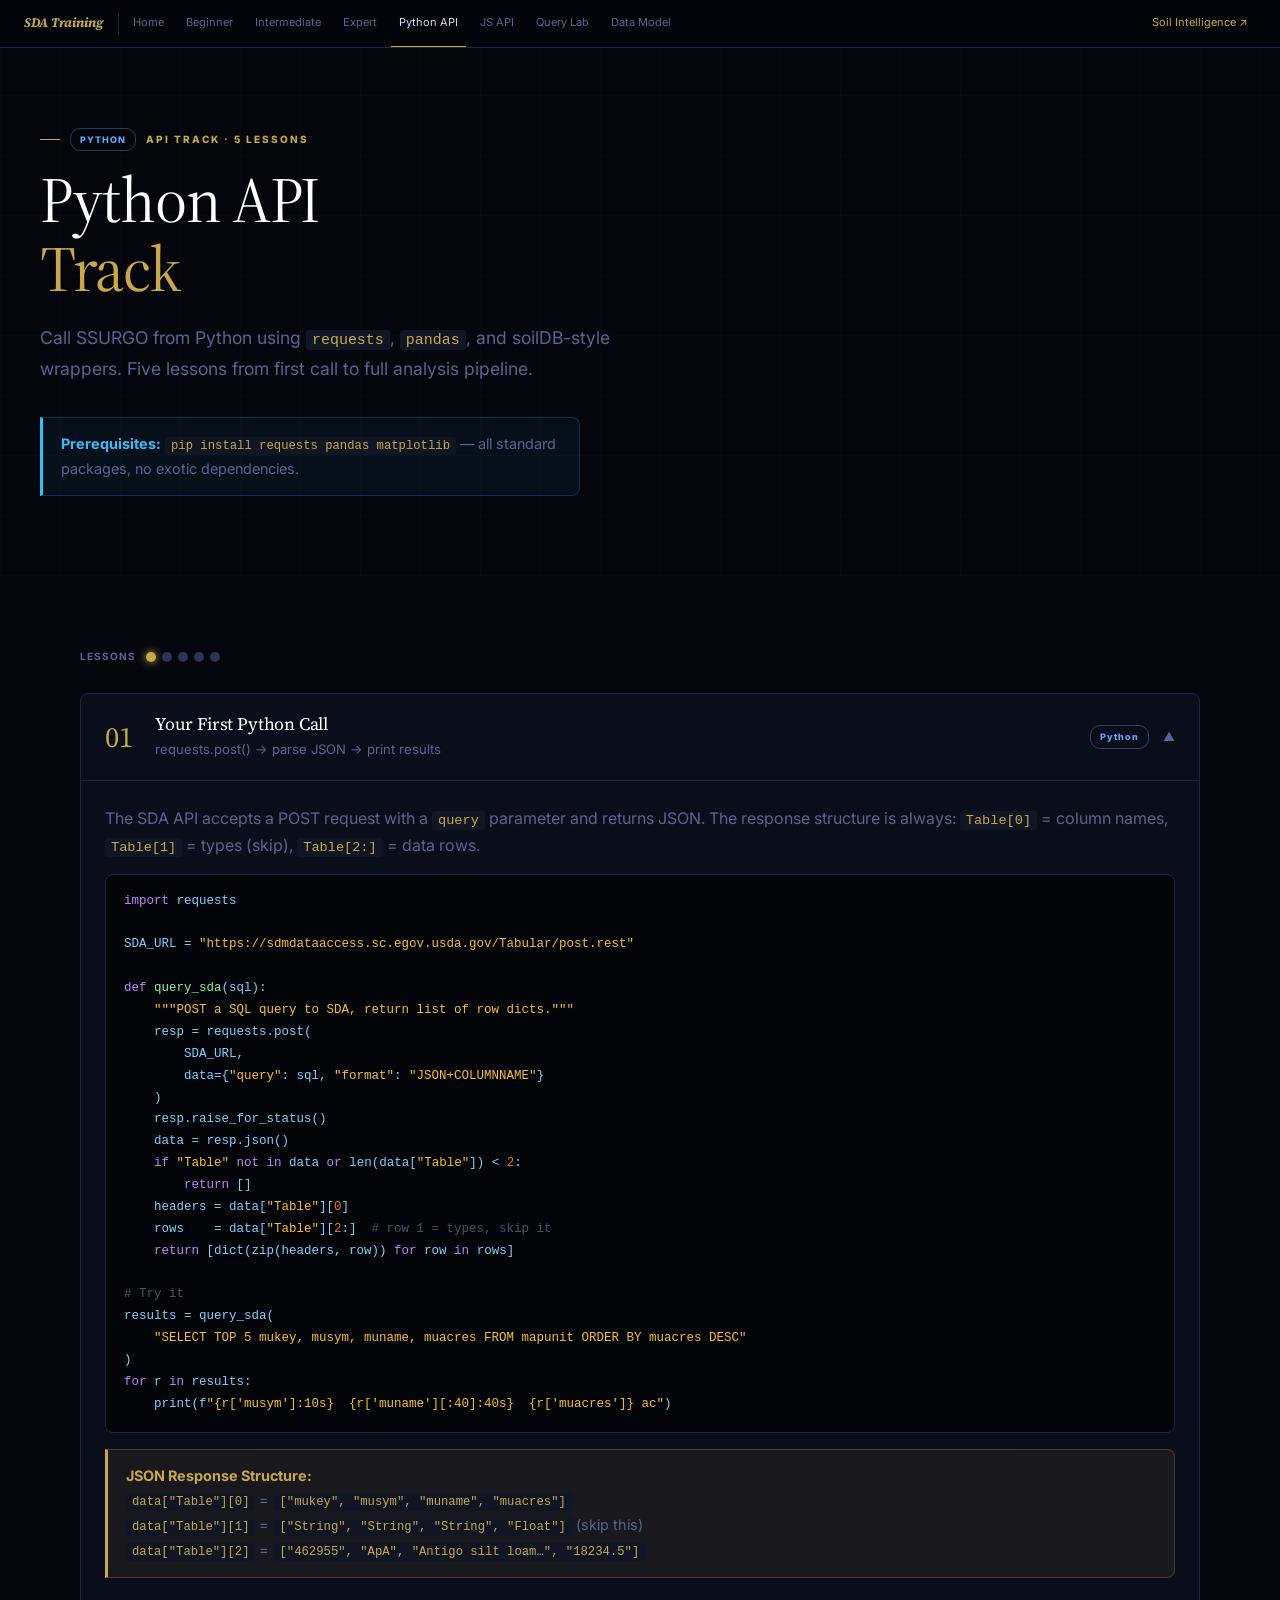
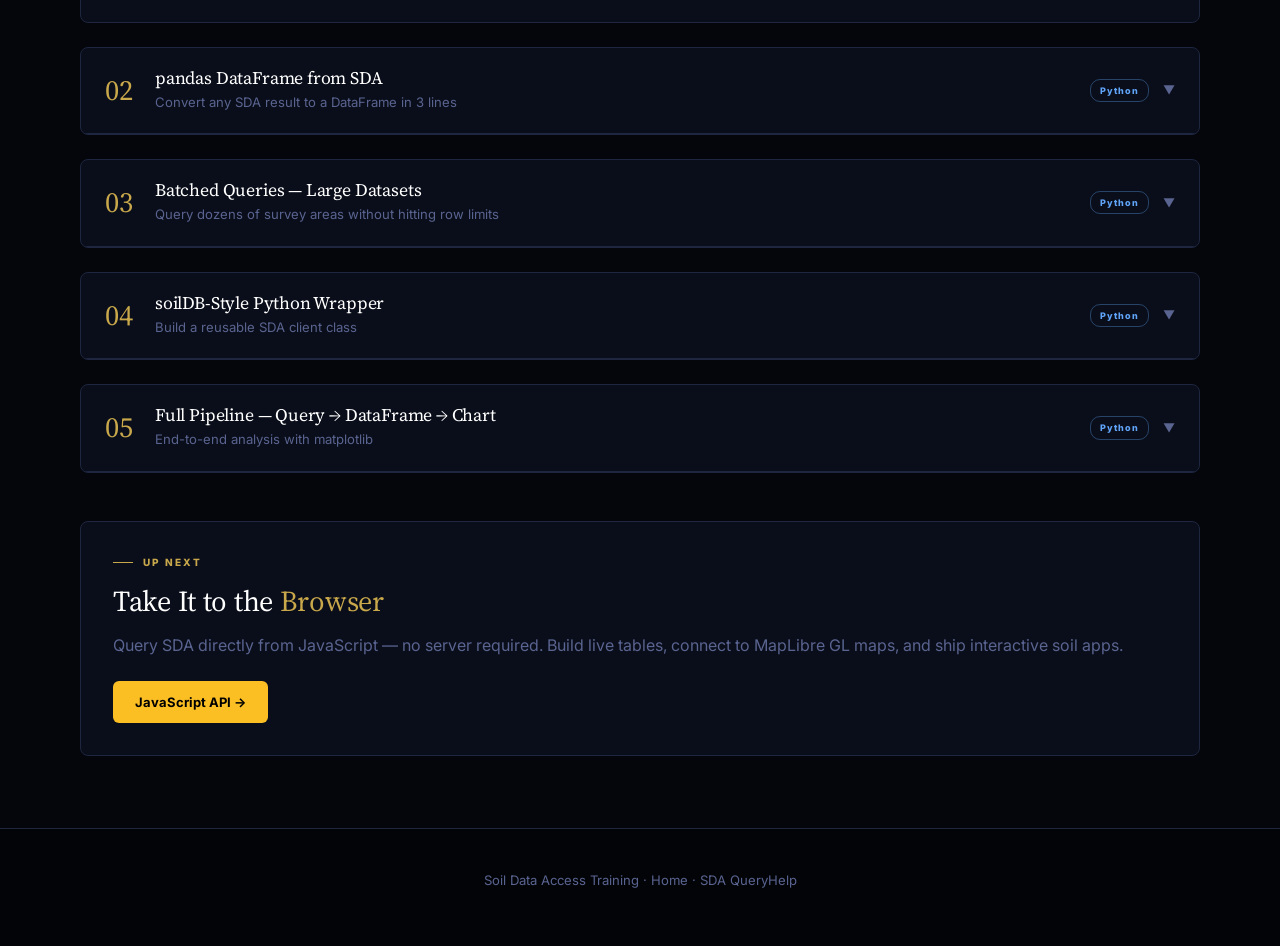
<file: docs/api-python.html>
<!DOCTYPE html>
<html lang="en">
<head>
<meta charset="UTF-8">
<meta name="viewport" content="width=device-width, initial-scale=1">
<title>Python API Track — SDA Training</title>
<link rel="stylesheet" href="assets/theme.css">
</head>
<body>
<nav id="nav">
  <a class="nav-logo" href="index.html">SDA Training</a>
  <div class="nav-sep"></div>
  <a class="nav-link" href="index.html">Home</a>
  <a class="nav-link" href="beginner.html">Beginner</a>
  <a class="nav-link" href="intermediate.html">Intermediate</a>
  <a class="nav-link" href="expert.html">Expert</a>
  <a class="nav-link active" href="api-python.html">Python API</a>
  <a class="nav-link" href="api-javascript.html">JS API</a>
  <a class="nav-link" href="query-runner.html">Query Lab</a>
  <a class="nav-link" href="soil-model.html">Data Model</a>
  <div class="nav-space"></div>
  <a class="nav-link" href="https://jneme910.github.io/NRCS-Soil-Data-Access/" target="_blank" rel="noopener" style="color:var(--soil)">Soil Intelligence ↗</a>
</nav>

<section class="hero darker">
  <div class="hero-grid-bg"></div>
  <div class="hero-inner">
    <div class="eyebrow"><span class="lesson-tag tag-python" style="display:inline">PYTHON</span> API Track · 5 Lessons</div>
    <h1>Python API<br><em>Track</em></h1>
    <p class="lead">Call SSURGO from Python using <code>requests</code>, <code>pandas</code>, and soilDB-style wrappers. Five lessons from first call to full analysis pipeline.</p>
    <div class="note" style="max-width:60ch;margin-top:24px"><strong>Prerequisites:</strong> <code>pip install requests pandas matplotlib</code> — all standard packages, no exotic dependencies.</div>
  </div>
</section>

<section class="section">
  <div class="progress-bar reveal">
    <span class="pb-label">Lessons</span>
    <span class="pb-dot active"></span><span class="pb-dot"></span><span class="pb-dot"></span><span class="pb-dot"></span><span class="pb-dot"></span>
  </div>

  <!-- Lesson 1 -->
  <div class="lesson reveal">
    <div class="lesson-header">
      <span class="lesson-num">01</span>
      <div class="lesson-title"><h3>Your First Python Call</h3><p>requests.post() → parse JSON → print results</p></div>
      <span class="lesson-tag tag-python">Python</span>
      <span class="lesson-expand">▼</span>
    </div>
    <div class="lesson-body">
      <p>The SDA API accepts a POST request with a <code>query</code> parameter and returns JSON. The response structure is always: <code>Table[0]</code> = column names, <code>Table[1]</code> = types (skip), <code>Table[2:]</code> = data rows.</p>
      <pre><span class="kw">import</span> requests

SDA_URL = <span class="st">"https://sdmdataaccess.sc.egov.usda.gov/Tabular/post.rest"</span>

<span class="kw">def</span> <span class="fn">query_sda</span>(sql):
    <span class="st">"""POST a SQL query to SDA, return list of row dicts."""</span>
    resp = requests.post(
        SDA_URL,
        data={<span class="st">"query"</span>: sql, <span class="st">"format"</span>: <span class="st">"JSON+COLUMNNAME"</span>}
    )
    resp.raise_for_status()
    data = resp.json()
    <span class="kw">if</span> <span class="st">"Table"</span> <span class="kw">not in</span> data <span class="kw">or</span> len(data[<span class="st">"Table"</span>]) &lt; <span class="nu">2</span>:
        <span class="kw">return</span> []
    headers = data[<span class="st">"Table"</span>][<span class="nu">0</span>]
    rows    = data[<span class="st">"Table"</span>][<span class="nu">2</span>:]  <span class="co"># row 1 = types, skip it</span>
    <span class="kw">return</span> [dict(zip(headers, row)) <span class="kw">for</span> row <span class="kw">in</span> rows]

<span class="co"># Try it</span>
results = query_sda(
    <span class="st">"SELECT TOP 5 mukey, musym, muname, muacres FROM mapunit ORDER BY muacres DESC"</span>
)
<span class="kw">for</span> r <span class="kw">in</span> results:
    print(f<span class="st">"{r['musym']:10s}  {r['muname'][:40]:40s}  {r['muacres']} ac"</span>)</pre>
      <div class="tip" style="margin-top:16px"><strong>JSON Response Structure:</strong><br>
      <code>data["Table"][0]</code> = <code>["mukey", "musym", "muname", "muacres"]</code><br>
      <code>data["Table"][1]</code> = <code>["String", "String", "String", "Float"]</code> (skip this)<br>
      <code>data["Table"][2]</code> = <code>["462955", "ApA", "Antigo silt loam…", "18234.5"]</code></div>
    </div>
  </div>

  <!-- Lesson 2 -->
  <div class="lesson reveal">
    <div class="lesson-header">
      <span class="lesson-num">02</span>
      <div class="lesson-title"><h3>pandas DataFrame from SDA</h3><p>Convert any SDA result to a DataFrame in 3 lines</p></div>
      <span class="lesson-tag tag-python">Python</span>
      <span class="lesson-expand">▼</span>
    </div>
    <div class="lesson-body">
      <p>Once you have a DataFrame, all of pandas' analysis and visualization tools are available — filtering, pivoting, groupby, plotting.</p>
      <pre><span class="kw">import</span> requests
<span class="kw">import</span> pandas <span class="kw">as</span> pd

SDA_URL = <span class="st">"https://sdmdataaccess.sc.egov.usda.gov/Tabular/post.rest"</span>

<span class="kw">def</span> <span class="fn">sda_to_df</span>(sql):
    resp = requests.post(SDA_URL, data={<span class="st">"query"</span>: sql, <span class="st">"format"</span>: <span class="st">"JSON+COLUMNNAME"</span>})
    data = resp.json()
    headers = data[<span class="st">"Table"</span>][<span class="nu">0</span>]
    rows    = data[<span class="st">"Table"</span>][<span class="nu">2</span>:]
    <span class="kw">return</span> pd.DataFrame(rows, columns=headers)

<span class="co"># Organic matter by drainage class — Iowa</span>
sql = <span class="st">"""
SELECT
    c.drainagecl,
    ROUND(AVG(CAST(ch.om_r AS FLOAT)), 3) AS avg_om_pct,
    COUNT(DISTINCT c.cokey)               AS n_components
FROM legend l
INNER JOIN mapunit   mu ON mu.lkey  = l.lkey
INNER JOIN component  c ON c.mukey  = mu.mukey
INNER JOIN chorizon  ch ON ch.cokey = c.cokey
WHERE l.areasymbol LIKE 'IA%'
  AND c.majcompflag = 'Yes'
  AND ch.hzdept_r = 0
  AND ch.om_r IS NOT NULL
GROUP BY c.drainagecl
ORDER BY avg_om_pct DESC
"""</span>

df = sda_to_df(sql)
df[<span class="st">'avg_om_pct'</span>] = pd.to_numeric(df[<span class="st">'avg_om_pct'</span>])
print(df.to_string(index=<span class="kw">False</span>))
print(f<span class="st">"\nHighest OM class: {df.iloc[0]['drainagecl']}"</span>)
print(f<span class="st">"Range: {df['avg_om_pct'].min():.2f}% – {df['avg_om_pct'].max():.2f}%"</span>)</pre>
    </div>
  </div>

  <!-- Lesson 3 -->
  <div class="lesson reveal">
    <div class="lesson-header">
      <span class="lesson-num">03</span>
      <div class="lesson-title"><h3>Batched Queries — Large Datasets</h3><p>Query dozens of survey areas without hitting row limits</p></div>
      <span class="lesson-tag tag-python">Python</span>
      <span class="lesson-expand">▼</span>
    </div>
    <div class="lesson-body">
      <p>SDA's immediate mode handles ~10,000 rows in ~30 seconds. For larger datasets, chunk your survey areas into batches of 10–15 and loop, respecting the API with small delays.</p>
      <pre><span class="kw">import</span> requests, pandas <span class="kw">as</span> pd, time

SDA_URL = <span class="st">"https://sdmdataaccess.sc.egov.usda.gov/Tabular/post.rest"</span>

<span class="kw">def</span> <span class="fn">batch_query</span>(areasymbols, chunk_size=<span class="nu">10</span>):
    all_frames = []
    <span class="kw">for</span> i <span class="kw">in</span> range(<span class="nu">0</span>, len(areasymbols), chunk_size):
        chunk = areasymbols[i:i+chunk_size]
        placeholders = <span class="st">"','"</span>.join(chunk)
        sql = f<span class="st">"""
        SELECT l.areasymbol, mu.musym, mu.muname,
               c.compname, c.comppct_r, c.hydgrp
        FROM legend l
        INNER JOIN mapunit mu  ON mu.lkey  = l.lkey
        INNER JOIN component c ON c.mukey  = mu.mukey
        WHERE l.areasymbol IN ('{placeholders}')
          AND c.majcompflag = 'Yes'
        """</span>
        resp = requests.post(SDA_URL, data={<span class="st">"query"</span>: sql, <span class="st">"format"</span>: <span class="st">"JSON+COLUMNNAME"</span>})
        data = resp.json()
        <span class="kw">if</span> <span class="st">"Table"</span> <span class="kw">in</span> data <span class="kw">and</span> len(data[<span class="st">"Table"</span>]) >= <span class="nu">3</span>:
            all_frames.append(pd.DataFrame(data[<span class="st">"Table"</span>][<span class="nu">2</span>:], columns=data[<span class="st">"Table"</span>][<span class="nu">0</span>]))
        time.sleep(<span class="nu">0.3</span>)   <span class="co"># polite API usage</span>
    <span class="kw">return</span> pd.concat(all_frames, ignore_index=<span class="kw">True</span>) <span class="kw">if</span> all_frames <span class="kw">else</span> pd.DataFrame()

<span class="co"># Midwest corn belt survey areas</span>
midwest = [<span class="st">'IA001'</span>,<span class="st">'IA003'</span>,<span class="st">'IL001'</span>,<span class="st">'IL003'</span>,<span class="st">'IN001'</span>,<span class="st">'MN001'</span>,<span class="st">'MN003'</span>,<span class="st">'WI001'</span>,<span class="st">'WI003'</span>]
df = batch_query(midwest)
print(f<span class="st">"Retrieved {len(df):,} rows across {df['areasymbol'].nunique()} survey areas"</span>)</pre>
    </div>
  </div>

  <!-- Lesson 4 -->
  <div class="lesson reveal">
    <div class="lesson-header">
      <span class="lesson-num">04</span>
      <div class="lesson-title"><h3>soilDB-Style Python Wrapper</h3><p>Build a reusable SDA client class</p></div>
      <span class="lesson-tag tag-python">Python</span>
      <span class="lesson-expand">▼</span>
    </div>
    <div class="lesson-body">
      <div class="note"><strong>soilDB</strong> is the gold standard R package for SSURGO queries (NCSS Tech Staff). For Python, the pattern below gives you a similar ergonomic API using <code>requests</code> + <code>pandas</code>.</div>
      <pre><span class="st">"""
Python SDA client — inspired by R's soilDB package
"""</span>
<span class="kw">import</span> requests, pandas <span class="kw">as</span> pd

SDA_URL = <span class="st">"https://sdmdataaccess.sc.egov.usda.gov/Tabular/post.rest"</span>

<span class="kw">def</span> <span class="fn">_post</span>(sql):
    r = requests.post(SDA_URL, data={<span class="st">"query"</span>: sql, <span class="st">"format"</span>: <span class="st">"JSON+COLUMNNAME"</span>})
    d = r.json()
    <span class="kw">if</span> <span class="st">"Table"</span> <span class="kw">not in</span> d <span class="kw">or</span> len(d[<span class="st">"Table"</span>]) &lt; <span class="nu">3</span>:
        <span class="kw">return</span> pd.DataFrame()
    <span class="kw">return</span> pd.DataFrame(d[<span class="st">"Table"</span>][<span class="nu">2</span>:], columns=d[<span class="st">"Table"</span>][<span class="nu">0</span>])

<span class="kw">def</span> <span class="fn">fetchSDA_component</span>(areasymbol, majcomp_only=<span class="kw">True</span>):
    flag = <span class="st">"AND c.majcompflag = 'Yes'"</span> <span class="kw">if</span> majcomp_only <span class="kw">else</span> <span class="st">""</span>
    <span class="kw">return</span> _post(f<span class="st">"""
        SELECT mu.musym, mu.muname, mu.muacres,
               c.cokey, c.compname, c.comppct_r,
               c.taxclname, c.drainagecl, c.hydgrp
        FROM legend l
        INNER JOIN mapunit mu  ON mu.lkey  = l.lkey
        INNER JOIN component c ON c.mukey  = mu.mukey
        WHERE l.areasymbol = '{areasymbol}' {flag}
        ORDER BY mu.musym, c.comppct_r DESC
    """</span>)

<span class="kw">def</span> <span class="fn">fetchSDA_horizon</span>(areasymbol):
    <span class="kw">return</span> _post(f<span class="st">"""
        SELECT mu.musym, c.compname, c.comppct_r,
               ch.hzname, ch.hzdept_r, ch.hzdepb_r,
               ch.om_r, ch.awc_r, ch.ph1to1h2o_r,
               ch.sandtotal_r, ch.claytotal_r
        FROM legend l
        INNER JOIN mapunit mu  ON mu.lkey  = l.lkey
        INNER JOIN component c ON c.mukey  = mu.mukey
        INNER JOIN chorizon ch ON ch.cokey = c.cokey
        WHERE l.areasymbol = '{areasymbol}'
          AND c.majcompflag = 'Yes'
        ORDER BY mu.musym, c.comppct_r DESC, ch.hzdept_r
    """</span>)

<span class="co"># Usage</span>
comps = fetchSDA_component(<span class="st">'WI025'</span>)
hzns  = fetchSDA_horizon(<span class="st">'WI025'</span>)
print(f<span class="st">"Components: {len(comps)}, Horizons: {len(hzns)}"</span>)</pre>
    </div>
  </div>

  <!-- Lesson 5 -->
  <div class="lesson reveal">
    <div class="lesson-header">
      <span class="lesson-num">05</span>
      <div class="lesson-title"><h3>Full Pipeline — Query → DataFrame → Chart</h3><p>End-to-end analysis with matplotlib</p></div>
      <span class="lesson-tag tag-python">Python</span>
      <span class="lesson-expand">▼</span>
    </div>
    <div class="lesson-body">
      <p>Combining everything: a single script that queries SDA, processes results into a DataFrame, and produces a publication-quality chart comparing OM by soil taxonomy order and depth.</p>
      <pre><span class="st">"""
Full pipeline: SDA → pandas → matplotlib
Organic matter by depth for different soil orders
"""</span>
<span class="kw">import</span> requests, pandas <span class="kw">as</span> pd, matplotlib.pyplot <span class="kw">as</span> plt

SDA_URL = <span class="st">"https://sdmdataaccess.sc.egov.usda.gov/Tabular/post.rest"</span>

<span class="kw">def</span> <span class="fn">q</span>(sql):
    r = requests.post(SDA_URL, data={<span class="st">"query"</span>: sql, <span class="st">"format"</span>: <span class="st">"JSON+COLUMNNAME"</span>})
    d = r.json()
    <span class="kw">return</span> pd.DataFrame(d[<span class="st">"Table"</span>][<span class="nu">2</span>:], columns=d[<span class="st">"Table"</span>][<span class="nu">0</span>]) <span class="kw">if</span> <span class="st">"Table"</span> <span class="kw">in</span> d <span class="kw">else</span> pd.DataFrame()

df = q(<span class="st">"""
SELECT c.taxorder,
    CASE
        WHEN ch.hzdepb_r <=  20 THEN '0-20 cm'
        WHEN ch.hzdepb_r <=  50 THEN '20-50 cm'
        WHEN ch.hzdepb_r <= 100 THEN '50-100 cm'
        ELSE '100+ cm'
    END AS depth_zone,
    ROUND(AVG(CAST(ch.om_r AS FLOAT)), 3) AS avg_om
FROM legend l
INNER JOIN mapunit   mu ON mu.lkey  = l.lkey
INNER JOIN component  c ON c.mukey  = mu.mukey
INNER JOIN chorizon  ch ON ch.cokey = c.cokey
WHERE l.areasymbol LIKE 'IA%'
  AND c.majcompflag = 'Yes'
  AND c.taxorder IN ('mollisols','alfisols','inceptisols')
  AND ch.om_r IS NOT NULL
GROUP BY c.taxorder,
    CASE WHEN ch.hzdepb_r&lt;=20 THEN '0-20 cm'
         WHEN ch.hzdepb_r&lt;=50 THEN '20-50 cm'
         WHEN ch.hzdepb_r&lt;=100 THEN '50-100 cm'
         ELSE '100+ cm' END
ORDER BY c.taxorder, MIN(ch.hzdept_r)
"""</span>)

df[<span class="st">'avg_om'</span>] = pd.to_numeric(df[<span class="st">'avg_om'</span>])
fig, ax = plt.subplots(figsize=(<span class="nu">10</span>, <span class="nu">5</span>))
<span class="kw">for</span> order, grp <span class="kw">in</span> df.groupby(<span class="st">'taxorder'</span>):
    ax.plot(grp[<span class="st">'depth_zone'</span>], grp[<span class="st">'avg_om'</span>], marker=<span class="st">'o'</span>, label=order.title())
ax.set_xlabel(<span class="st">'Depth Zone'</span>); ax.set_ylabel(<span class="st">'Avg OM (%)'</span>)
ax.set_title(<span class="st">'Organic Matter by Depth — Iowa Soils by Taxonomy Order'</span>)
ax.legend(); ax.grid(alpha=<span class="nu">0.3</span>)
plt.tight_layout()
plt.savefig(<span class="st">'iowa_om_depth.png'</span>, dpi=<span class="nu">150</span>)
print(<span class="st">"Saved iowa_om_depth.png"</span>)</pre>
      <div class="tip" style="margin-top:16px"><strong>Expected result:</strong> Mollisols (prairie soils) have the highest OM at all depths — 4–6% at surface, declining with depth. Alfisols and Inceptisols show much lower values. This pattern reflects millions of years of organic matter accumulation under native grasslands.</div>
    </div>
  </div>

  <div class="reveal" style="margin-top:48px;padding:32px;background:var(--panel);border-radius:var(--radius);border:1px solid var(--border)">
    <div class="eyebrow">Up Next</div>
    <h2 class="section-h2" style="font-size:1.8rem">Take It to the <em>Browser</em></h2>
    <p>Query SDA directly from JavaScript — no server required. Build live tables, connect to MapLibre GL maps, and ship interactive soil apps.</p>
    <a href="api-javascript.html" style="display:inline-block;padding:10px 22px;background:#fbbf24;color:#000;border-radius:6px;font-weight:700;font-size:13px;text-decoration:none;margin-top:8px">JavaScript API →</a>
  </div>
</section>

<footer>
  <p>Soil Data Access Training · <a href="index.html">Home</a> · <a href="https://sdmdataaccess.nrcs.usda.gov/QueryHelp.aspx" target="_blank">SDA QueryHelp</a></p>
</footer>
<script src="assets/sda-runner.js"></script>
</body>
</html>
</file>
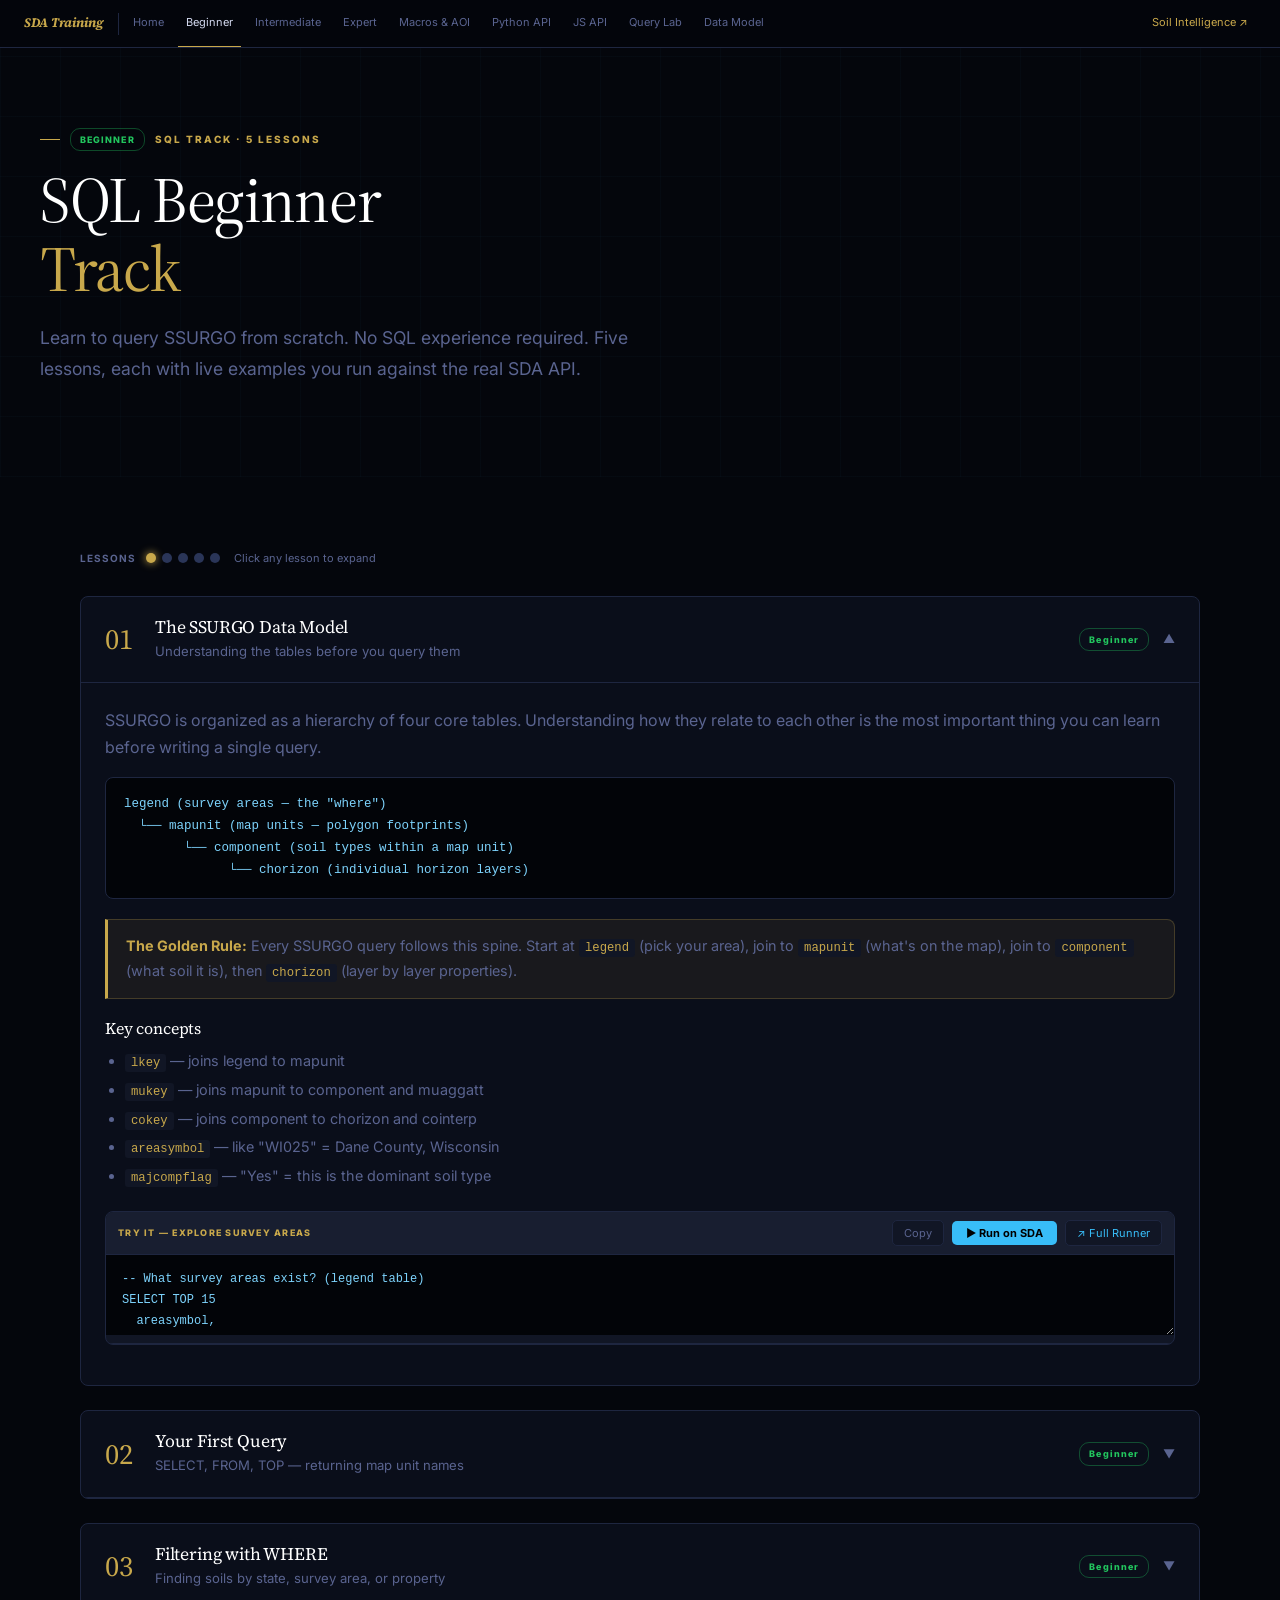
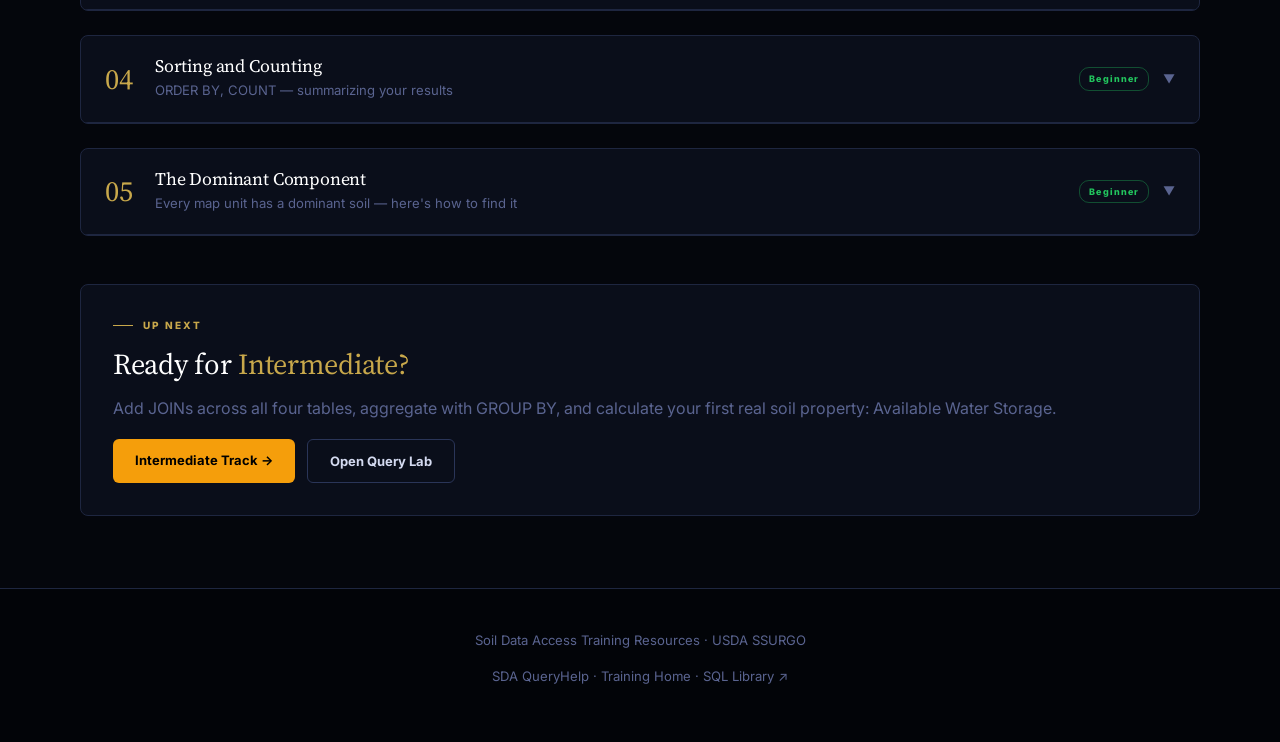
<file: docs/beginner.html>
<!DOCTYPE html>
<html lang="en">
<head>
<meta charset="UTF-8">
<meta name="viewport" content="width=device-width, initial-scale=1">
<title>Beginner SQL Track — SDA Training</title>
<link rel="stylesheet" href="assets/theme.css">
</head>
<body>
<nav id="nav">
  <a class="nav-logo" href="index.html">SDA Training</a>
  <div class="nav-sep"></div>
  <a class="nav-link" href="index.html">Home</a>
  <a class="nav-link active" href="beginner.html">Beginner</a>
  <a class="nav-link" href="intermediate.html">Intermediate</a>
  <a class="nav-link" href="expert.html">Expert</a>
  <a class="nav-link" href="macros.html">Macros &amp; AOI</a>
  <a class="nav-link" href="api-python.html">Python API</a>
  <a class="nav-link" href="api-javascript.html">JS API</a>
  <a class="nav-link" href="query-runner.html">Query Lab</a>
  <a class="nav-link" href="soil-model.html">Data Model</a>
  <div class="nav-space"></div>
  <a class="nav-link" href="https://jneme910.github.io/NRCS-Soil-Data-Access/" target="_blank" rel="noopener" style="color:var(--soil)">Soil Intelligence ↗</a>
</nav>

<section class="hero darker">
  <div class="hero-grid-bg"></div>
  <div class="hero-inner">
    <div class="eyebrow"><span class="lesson-tag tag-beginner" style="display:inline">BEGINNER</span> SQL Track · 5 Lessons</div>
    <h1>SQL Beginner<br><em>Track</em></h1>
    <p class="lead">Learn to query SSURGO from scratch. No SQL experience required. Five lessons, each with live examples you run against the real SDA API.</p>
  </div>
</section>

<section class="section">
  <div class="progress-bar reveal">
    <span class="pb-label">Lessons</span>
    <span class="pb-dot active" title="Lesson 1"></span>
    <span class="pb-dot" title="Lesson 2"></span>
    <span class="pb-dot" title="Lesson 3"></span>
    <span class="pb-dot" title="Lesson 4"></span>
    <span class="pb-dot" title="Lesson 5"></span>
    <span style="font-size:11px;color:var(--dim);margin-left:8px">Click any lesson to expand</span>
  </div>

  <!-- Lesson 1 -->
  <div class="lesson reveal">
    <div class="lesson-header">
      <span class="lesson-num">01</span>
      <div class="lesson-title">
        <h3>The SSURGO Data Model</h3>
        <p>Understanding the tables before you query them</p>
      </div>
      <span class="lesson-tag tag-beginner">Beginner</span>
      <span class="lesson-expand">▼</span>
    </div>
    <div class="lesson-body">
      <p>SSURGO is organized as a hierarchy of four core tables. Understanding how they relate to each other is the most important thing you can learn before writing a single query.</p>
      <pre style="margin:16px 0">legend (survey areas — the "where")
  └── mapunit (map units — polygon footprints)
        └── component (soil types within a map unit)
              └── chorizon (individual horizon layers)</pre>
      <div class="tip"><strong>The Golden Rule:</strong> Every SSURGO query follows this spine. Start at <code>legend</code> (pick your area), join to <code>mapunit</code> (what's on the map), join to <code>component</code> (what soil it is), then <code>chorizon</code> (layer by layer properties).</div>
      <h4 style="color:#fff;margin:20px 0 10px">Key concepts</h4>
      <ul style="color:var(--dim);font-size:.9rem;line-height:2;padding-left:20px">
        <li><code>lkey</code> — joins legend to mapunit</li>
        <li><code>mukey</code> — joins mapunit to component and muaggatt</li>
        <li><code>cokey</code> — joins component to chorizon and cointerp</li>
        <li><code>areasymbol</code> — like "WI025" = Dane County, Wisconsin</li>
        <li><code>majcompflag</code> — "Yes" = this is the dominant soil type</li>
      </ul>
      <div class="sql-panel" style="margin-top:20px">
        <div class="sql-toolbar">
          <span class="sql-toolbar-label">Try It — Explore Survey Areas</span>
          <button class="btn-copy">Copy</button>
          <button class="btn-run">▶ Run on SDA</button>
        </div>
        <textarea class="sql-editor">-- What survey areas exist? (legend table)
SELECT TOP 15
  areasymbol,
  areaname,
  saverest     AS last_updated
FROM legend
WHERE areasymbol LIKE 'WI%'
ORDER BY areasymbol</textarea>
        <div class="sql-result"></div>
      </div>
    </div>
  </div>

  <!-- Lesson 2 -->
  <div class="lesson reveal">
    <div class="lesson-header">
      <span class="lesson-num">02</span>
      <div class="lesson-title">
        <h3>Your First Query</h3>
        <p>SELECT, FROM, TOP — returning map unit names</p>
      </div>
      <span class="lesson-tag tag-beginner">Beginner</span>
      <span class="lesson-expand">▼</span>
    </div>
    <div class="lesson-body">
      <p>The three most essential SQL keywords: <code>SELECT</code> (what columns), <code>FROM</code> (which table), <code>TOP</code> (how many rows). Every query you write will start here.</p>
      <pre><span class="kw">SELECT</span> <span class="kw">TOP</span> <span class="nu">10</span>   <span class="co">-- return only 10 rows</span>
  column1,
  column2
<span class="kw">FROM</span> table_name
<span class="kw">ORDER BY</span> column1   <span class="co">-- sort results</span></pre>
      <div class="note"><strong>Always use TOP:</strong> SSURGO has millions of rows. Always add <code>TOP 10</code> or <code>TOP 100</code> while exploring — otherwise you may get thousands of rows back.</div>
      <div class="sql-panel" style="margin-top:20px">
        <div class="sql-toolbar">
          <span class="sql-toolbar-label">Try It — Largest Map Units in SSURGO</span>
          <button class="btn-copy">Copy</button>
          <button class="btn-run">▶ Run on SDA</button>
        </div>
        <textarea class="sql-editor">-- Return the 10 largest map units by acreage
SELECT TOP 10
  mukey,
  musym       AS symbol,
  muname      AS name,
  muacres     AS acres
FROM mapunit
ORDER BY muacres DESC</textarea>
        <div class="sql-result"></div>
      </div>
    </div>
  </div>

  <!-- Lesson 3 -->
  <div class="lesson reveal">
    <div class="lesson-header">
      <span class="lesson-num">03</span>
      <div class="lesson-title">
        <h3>Filtering with WHERE</h3>
        <p>Finding soils by state, survey area, or property</p>
      </div>
      <span class="lesson-tag tag-beginner">Beginner</span>
      <span class="lesson-expand">▼</span>
    </div>
    <div class="lesson-body">
      <p>WHERE narrows your results. The most powerful tool in soil queries is filtering by <code>areasymbol</code> to target a specific county, or by <code>LIKE 'WI%'</code> to match a whole state.</p>
      <ul style="color:var(--dim);font-size:.9rem;line-height:2;padding-left:20px;margin-bottom:16px">
        <li><code>WHERE areasymbol = 'WI025'</code> — exact county</li>
        <li><code>WHERE areasymbol LIKE 'WI%'</code> — all Wisconsin counties</li>
        <li><code>WHERE muacres &gt; 1000</code> — numeric comparison</li>
        <li><code>WHERE drainagecl IN ('Well drained','Moderately well drained')</code> — list match</li>
      </ul>
      <div class="sql-panel">
        <div class="sql-toolbar">
          <span class="sql-toolbar-label">Try It — Wisconsin Survey Areas</span>
          <button class="btn-copy">Copy</button>
          <button class="btn-run">▶ Run on SDA</button>
        </div>
        <textarea class="sql-editor">-- All survey areas in Wisconsin
SELECT
  areasymbol,
  areaname
FROM legend
WHERE areasymbol LIKE 'WI%'
ORDER BY areasymbol</textarea>
        <div class="sql-result"></div>
      </div>
    </div>
  </div>

  <!-- Lesson 4 -->
  <div class="lesson reveal">
    <div class="lesson-header">
      <span class="lesson-num">04</span>
      <div class="lesson-title">
        <h3>Sorting and Counting</h3>
        <p>ORDER BY, COUNT — summarizing your results</p>
      </div>
      <span class="lesson-tag tag-beginner">Beginner</span>
      <span class="lesson-expand">▼</span>
    </div>
    <div class="lesson-body">
      <p>Counting and sorting are the foundation of analysis. <code>COUNT(*)</code> tells you how many rows exist. <code>GROUP BY</code> groups them. <code>ORDER BY DESC</code> puts the biggest first.</p>
      <div class="tip"><strong>GROUP BY rule:</strong> Every column in SELECT that isn't inside an aggregate function (COUNT, SUM, AVG) must appear in GROUP BY.</div>
      <div class="sql-panel">
        <div class="sql-toolbar">
          <span class="sql-toolbar-label">Try It — Map Unit Count by Survey Area (Iowa)</span>
          <button class="btn-copy">Copy</button>
          <button class="btn-run">▶ Run on SDA</button>
        </div>
        <textarea class="sql-editor">-- How many map units are in each Iowa survey area?
SELECT
  l.areasymbol,
  l.areaname,
  COUNT(mu.mukey)  AS map_unit_count
FROM legend l
INNER JOIN mapunit mu ON mu.lkey = l.lkey
WHERE l.areasymbol LIKE 'IA%'
GROUP BY l.areasymbol, l.areaname
ORDER BY map_unit_count DESC</textarea>
        <div class="sql-result"></div>
      </div>
    </div>
  </div>

  <!-- Lesson 5 -->
  <div class="lesson reveal">
    <div class="lesson-header">
      <span class="lesson-num">05</span>
      <div class="lesson-title">
        <h3>The Dominant Component</h3>
        <p>Every map unit has a dominant soil — here's how to find it</p>
      </div>
      <span class="lesson-tag tag-beginner">Beginner</span>
      <span class="lesson-expand">▼</span>
    </div>
    <div class="lesson-body">
      <p>A map unit contains multiple soil components — different soils that coexist within the same polygon. The <strong>dominant component</strong> is the one with the highest <code>comppct_r</code> (component percent). Use <code>majcompflag = 'Yes'</code> to filter to major components only.</p>
      <div class="tip"><strong>Key columns in component:</strong> <code>compname</code> (soil series name), <code>comppct_r</code> (% coverage), <code>drainagecl</code> (drainage class), <code>hydgrp</code> (A/B/C/D runoff group), <code>taxclname</code> (full taxonomy).</div>
      <div class="sql-panel">
        <div class="sql-toolbar">
          <span class="sql-toolbar-label">Try It — Dominant Components (WI025, Dane County)</span>
          <button class="btn-copy">Copy</button>
          <button class="btn-run">▶ Run on SDA</button>
        </div>
        <textarea class="sql-editor">-- Dominant component for each map unit in Dane County, WI
SELECT TOP 25
  mu.musym       AS symbol,
  mu.muname      AS map_unit_name,
  c.compname     AS dominant_soil,
  c.comppct_r    AS soil_pct,
  c.taxclname    AS taxonomy,
  c.drainagecl   AS drainage
FROM legend l
INNER JOIN mapunit   mu ON mu.lkey  = l.lkey
INNER JOIN component  c ON c.mukey  = mu.mukey
WHERE l.areasymbol  = 'WI025'
  AND c.majcompflag = 'Yes'
ORDER BY mu.musym, c.comppct_r DESC</textarea>
        <div class="sql-result"></div>
      </div>
      <div class="note" style="margin-top:16px"><strong>Congratulations!</strong> You've written a real SSURGO query joining three tables. This exact pattern — legend → mapunit → component with majcompflag — is the most common query in all of soil data science.</div>
    </div>
  </div>

  <!-- Next step -->
  <div class="reveal" style="margin-top:48px;padding:32px;background:var(--panel);border-radius:var(--radius);border:1px solid var(--border)">
    <div class="eyebrow">Up Next</div>
    <h2 class="section-h2" style="font-size:1.8rem">Ready for <em>Intermediate?</em></h2>
    <p>Add JOINs across all four tables, aggregate with GROUP BY, and calculate your first real soil property: Available Water Storage.</p>
    <div style="display:flex;gap:12px;flex-wrap:wrap;margin-top:16px">
      <a href="intermediate.html" style="padding:10px 22px;background:var(--gold);color:#000;border-radius:6px;font-weight:700;font-size:13px;text-decoration:none">Intermediate Track →</a>
      <a href="query-runner.html" style="padding:10px 22px;border:1px solid var(--border2);color:var(--text);border-radius:6px;font-weight:700;font-size:13px;text-decoration:none">Open Query Lab</a>
    </div>
  </div>
</section>

<footer>
  <p>Soil Data Access Training Resources · USDA SSURGO</p>
  <p style="margin-top:8px">
    <a href="https://sdmdataaccess.nrcs.usda.gov/QueryHelp.aspx" target="_blank">SDA QueryHelp</a> ·
    <a href="index.html">Training Home</a> ·
    <a href="https://jneme910.github.io/NRCS-Soil-Data-Access/sql-explorer.html" target="_blank">SQL Library ↗</a>
  </p>
</footer>
<script src="assets/sda-runner.js"></script>
</body>
</html>
</file>
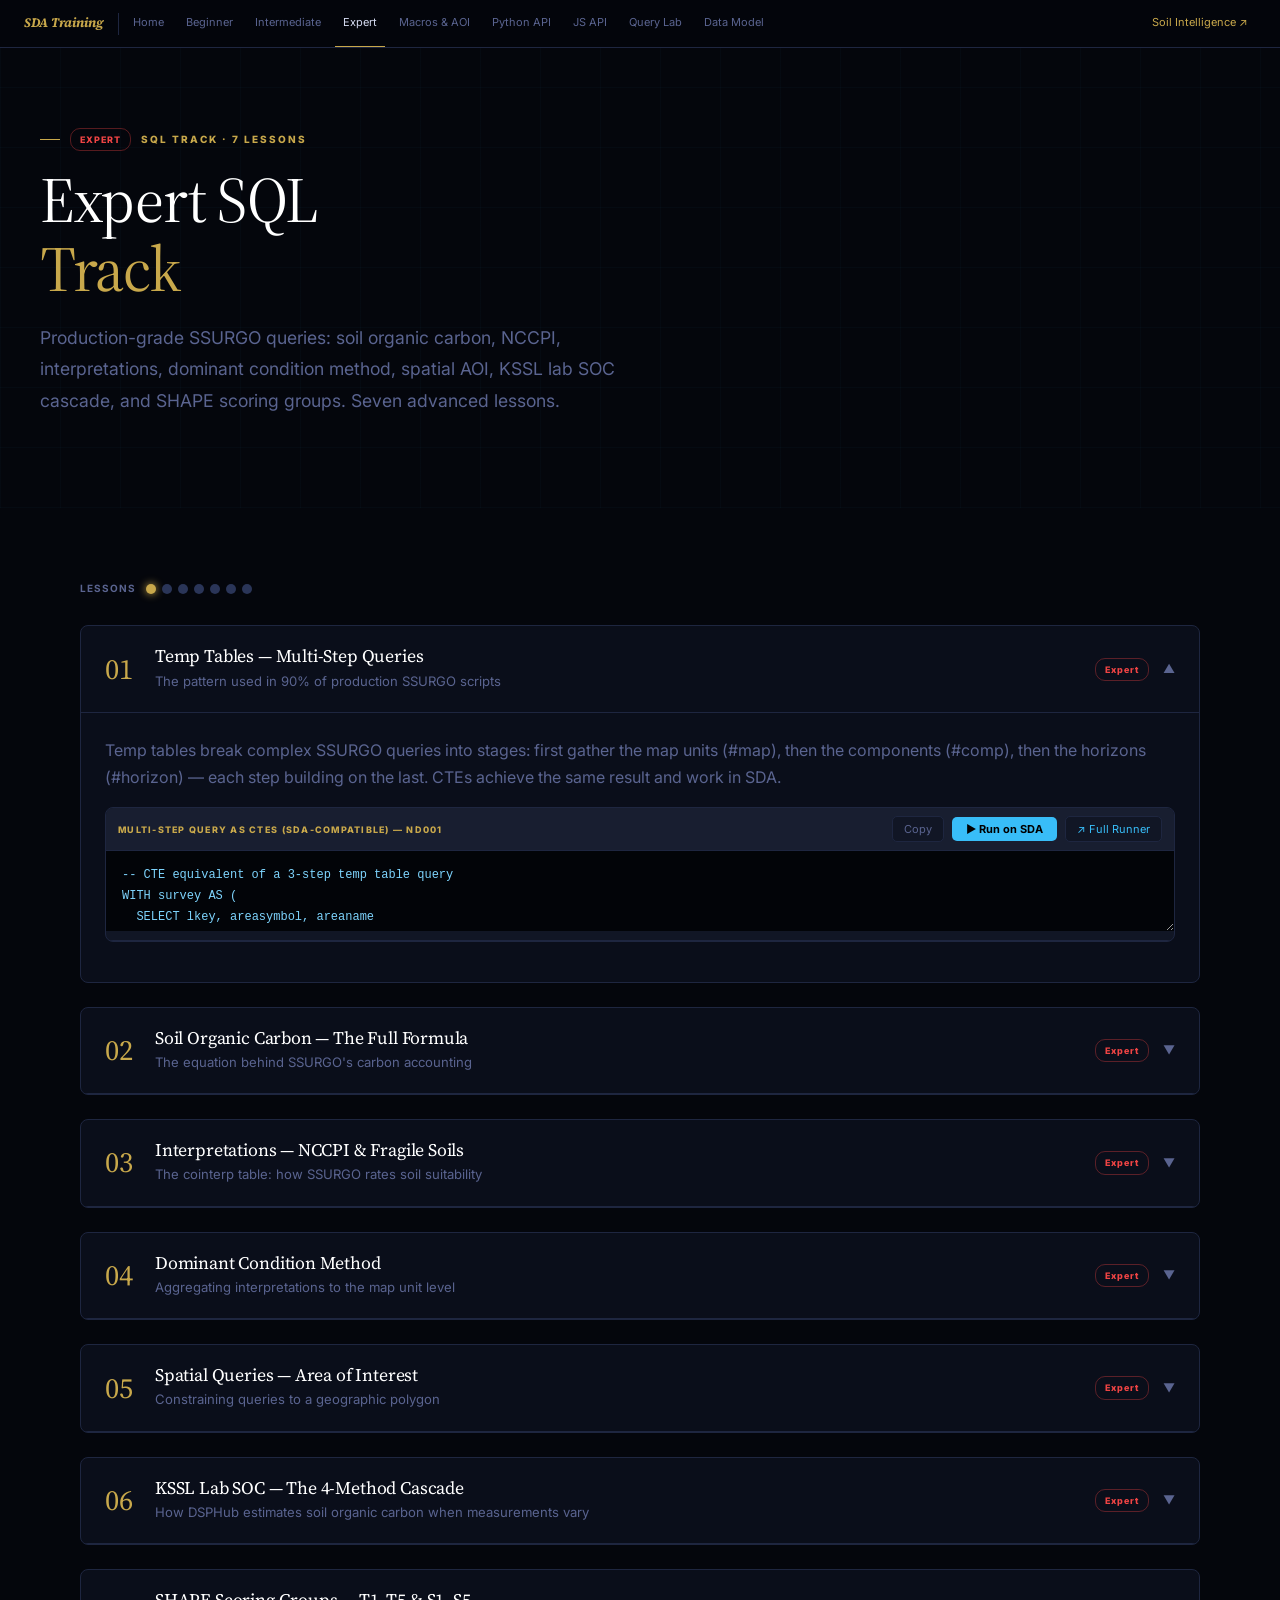
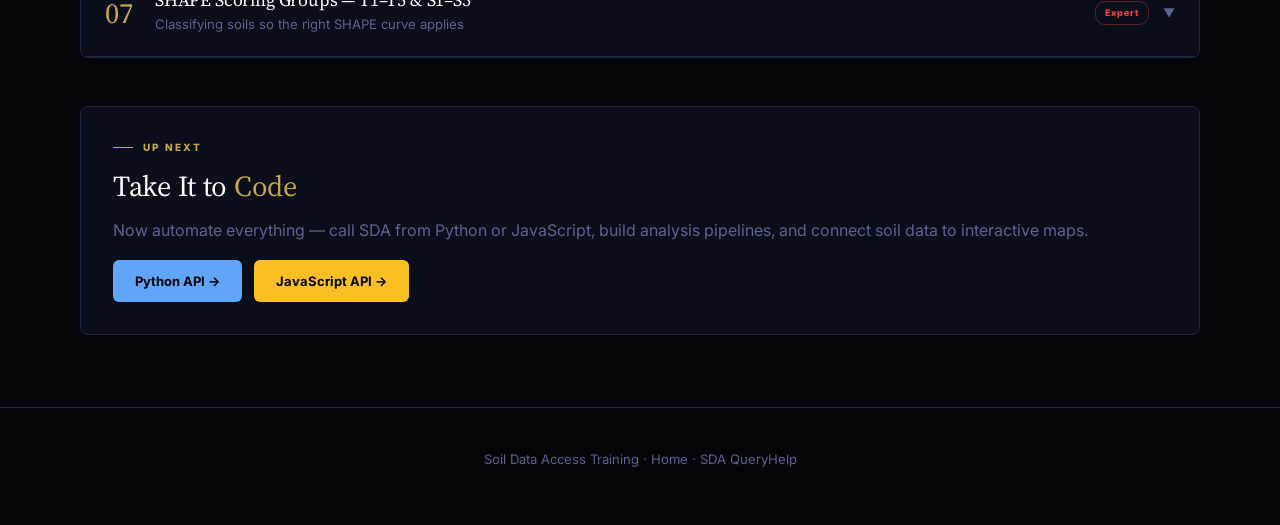
<file: docs/expert.html>
<!DOCTYPE html>
<html lang="en">
<head>
<meta charset="UTF-8">
<meta name="viewport" content="width=device-width, initial-scale=1">
<title>Expert SQL Track — SDA Training</title>
<link rel="stylesheet" href="assets/theme.css">
</head>
<body>
<nav id="nav">
  <a class="nav-logo" href="index.html">SDA Training</a>
  <div class="nav-sep"></div>
  <a class="nav-link" href="index.html">Home</a>
  <a class="nav-link" href="beginner.html">Beginner</a>
  <a class="nav-link" href="intermediate.html">Intermediate</a>
  <a class="nav-link active" href="expert.html">Expert</a>
  <a class="nav-link" href="macros.html">Macros &amp; AOI</a>
  <a class="nav-link" href="api-python.html">Python API</a>
  <a class="nav-link" href="api-javascript.html">JS API</a>
  <a class="nav-link" href="query-runner.html">Query Lab</a>
  <a class="nav-link" href="soil-model.html">Data Model</a>
  <div class="nav-space"></div>
  <a class="nav-link" href="https://jneme910.github.io/NRCS-Soil-Data-Access/" target="_blank" rel="noopener" style="color:var(--soil)">Soil Intelligence ↗</a>
</nav>

<section class="hero darker">
  <div class="hero-grid-bg"></div>
  <div class="hero-inner">
    <div class="eyebrow"><span class="lesson-tag tag-expert" style="display:inline">EXPERT</span> SQL Track · 7 Lessons</div>
    <h1>Expert SQL<br><em>Track</em></h1>
    <p class="lead">Production-grade SSURGO queries: soil organic carbon, NCCPI, interpretations, dominant condition method, spatial AOI, KSSL lab SOC cascade, and SHAPE scoring groups. Seven advanced lessons.</p>
  </div>
</section>

<section class="section">
  <div class="progress-bar reveal">
    <span class="pb-label">Lessons</span>
    <span class="pb-dot active"></span><span class="pb-dot"></span><span class="pb-dot"></span><span class="pb-dot"></span><span class="pb-dot"></span><span class="pb-dot"></span><span class="pb-dot"></span>
  </div>

  <!-- Lesson 1 -->
  <div class="lesson reveal">
    <div class="lesson-header">
      <span class="lesson-num">01</span>
      <div class="lesson-title"><h3>Temp Tables — Multi-Step Queries</h3><p>The pattern used in 90% of production SSURGO scripts</p></div>
      <span class="lesson-tag tag-expert">Expert</span>
      <span class="lesson-expand">▼</span>
    </div>
    <div class="lesson-body">
      <p>Temp tables break complex SSURGO queries into stages: first gather the map units (#map), then the components (#comp), then the horizons (#horizon) — each step building on the last. CTEs achieve the same result and work in SDA.</p>
      <div class="sql-panel">
        <div class="sql-toolbar">
          <span class="sql-toolbar-label">Multi-Step Query as CTEs (SDA-Compatible) — ND001</span>
          <button class="btn-copy">Copy</button>
          <button class="btn-run">▶ Run on SDA</button>
        </div>
        <textarea class="sql-editor">-- CTE equivalent of a 3-step temp table query
WITH survey AS (
  SELECT lkey, areasymbol, areaname
  FROM legend
  WHERE areasymbol = 'ND001'
),
map_units AS (
  SELECT mu.mukey, mu.musym, mu.muname, mu.muacres, s.areasymbol
  FROM survey s
  INNER JOIN mapunit mu ON mu.lkey = s.lkey
),
components AS (
  SELECT
    m.musym, m.muname, m.muacres,
    c.cokey, c.compname, c.comppct_r,
    c.taxclname, c.drainagecl, c.hydgrp, c.slope_r
  FROM map_units m
  INNER JOIN component c ON c.mukey = m.mukey
  WHERE c.majcompflag = 'Yes'
)
SELECT TOP 20 * FROM components
ORDER BY muacres DESC, comppct_r DESC</textarea>
        <div class="sql-result"></div>
      </div>
    </div>
  </div>

  <!-- Lesson 2 -->
  <div class="lesson reveal">
    <div class="lesson-header">
      <span class="lesson-num">02</span>
      <div class="lesson-title"><h3>Soil Organic Carbon — The Full Formula</h3><p>The equation behind SSURGO's carbon accounting</p></div>
      <span class="lesson-tag tag-expert">Expert</span>
      <span class="lesson-expand">▼</span>
    </div>
    <div class="lesson-body">
      <div class="tip"><strong>SOC Formula:</strong> <code>SOC (g/m²) = ((Hz_cm × (OM/1.724 × Db)) / 100) × ((100 − frag%) / 100) × compPct × 100</code></div>
      <ul style="color:var(--dim);font-size:.88rem;line-height:2.2;padding-left:20px;margin:12px 0">
        <li><code>OM / 1.724</code> — converts organic matter % to organic carbon % (Van Bemmelen factor)</li>
        <li><code>× Db</code> — bulk density (g/cc) converts concentration to mass per volume</li>
        <li><code>× Hz_cm</code> — horizon thickness converts to depth-weighted stock</li>
        <li><code>× (1 − frag/100)</code> — rock fragment correction (soil only, not rocks)</li>
        <li><code>× comppct_r × 100</code> — component weighting for map unit proportional stock</li>
      </ul>
      <div class="sql-panel">
        <div class="sql-toolbar">
          <span class="sql-toolbar-label">Soil Organic Carbon by Horizon (0–100cm) — WI025</span>
          <button class="btn-copy">Copy</button>
          <button class="btn-run">▶ Run on SDA</button>
        </div>
        <textarea class="sql-editor">SELECT TOP 30
  mu.musym,
  c.compname,
  c.comppct_r,
  ch.hzname,
  ch.hzdept_r                AS top_cm,
  ch.hzdepb_r                AS bot_cm,
  ch.om_r                    AS om_pct,
  ch.dbthirdbar_r            AS bulk_density,
  ROUND(
    ((CASE WHEN ch.hzdepb_r <= 100 THEN ch.hzdepb_r
           WHEN ch.hzdept_r < 100  THEN 100
           ELSE 0 END
       - CASE WHEN ch.hzdept_r < 100 THEN ch.hzdept_r ELSE 0 END)
     * ((ISNULL(ch.om_r, 0) / 1.724) * ISNULL(ch.dbthirdbar_r, 1.3))
     / 100.0)
    * ((100.0 - ISNULL(ch.fragvol_r, 0)) / 100.0)
    * (c.comppct_r * 100), 1) AS hz_soc_gm2
FROM legend l
INNER JOIN mapunit   mu ON mu.lkey  = l.lkey
INNER JOIN component  c ON c.mukey  = mu.mukey
INNER JOIN chorizon  ch ON ch.cokey = c.cokey
WHERE l.areasymbol  = 'WI025'
  AND c.majcompflag = 'Yes'
  AND ch.hzdept_r   < 100
  AND ch.om_r       IS NOT NULL
  AND ch.dbthirdbar_r IS NOT NULL
ORDER BY mu.musym, c.comppct_r DESC, ch.hzdept_r</textarea>
        <div class="sql-result"></div>
      </div>
    </div>
  </div>

  <!-- Lesson 3 -->
  <div class="lesson reveal">
    <div class="lesson-header">
      <span class="lesson-num">03</span>
      <div class="lesson-title"><h3>Interpretations — NCCPI &amp; Fragile Soils</h3><p>The cointerp table: how SSURGO rates soil suitability</p></div>
      <span class="lesson-tag tag-expert">Expert</span>
      <span class="lesson-expand">▼</span>
    </div>
    <div class="lesson-body">
      <p>The <code>cointerp</code> table stores interpretation ratings for each component. Key fields: <code>mrulename</code> (the rule, e.g., "Fragile Soil Index"), <code>ruledepth</code> (0=top-level, 1=sub-rule), <code>interphrc</code> (rating class), <code>interphr</code> (numeric 0–1).</p>
      <div class="tip"><strong>ruledepth:</strong> Use <code>ruledepth = 0</code> for the overall top-level rating. Use <code>ruledepth = 1</code> for crop-specific sub-rules (e.g., NCCPI for corn vs. soybeans separately).</div>
      <div class="sql-panel">
        <div class="sql-toolbar">
          <span class="sql-toolbar-label">NCCPI + Fragile Soil Index — ND001</span>
          <button class="btn-copy">Copy</button>
          <button class="btn-run">▶ Run on SDA</button>
        </div>
        <textarea class="sql-editor">SELECT TOP 30
  mu.musym,
  mu.muname,
  c.compname,
  c.comppct_r,
  ci.mrulename,
  ci.interphrc         AS rating_class,
  ROUND(ci.interphr, 3) AS numeric_rating
FROM legend l
INNER JOIN mapunit  mu ON mu.lkey  = l.lkey
INNER JOIN component c ON c.mukey  = mu.mukey
INNER JOIN cointerp ci ON ci.cokey = c.cokey
WHERE l.areasymbol  = 'ND001'
  AND c.majcompflag = 'Yes'
  AND ci.ruledepth  = 0
  AND ci.mrulename IN (
    'NCCPI - National Commodity Crop Productivity Index (Ver 3.0)',
    'Fragile Soil Index'
  )
ORDER BY mu.musym, ci.mrulename, c.comppct_r DESC</textarea>
        <div class="sql-result"></div>
      </div>
    </div>
  </div>

  <!-- Lesson 4 -->
  <div class="lesson reveal">
    <div class="lesson-header">
      <span class="lesson-num">04</span>
      <div class="lesson-title"><h3>Dominant Condition Method</h3><p>Aggregating interpretations to the map unit level</p></div>
      <span class="lesson-tag tag-expert">Expert</span>
      <span class="lesson-expand">▼</span>
    </div>
    <div class="lesson-body">
      <p>The dominant condition method assigns a single rating class to a map unit based on which class covers the most component percent. This is the standard SSURGO aggregation used in the Regen Ag Risk Map and fragile soil mapping.</p>
      <p>Pattern: GROUP BY mukey + interphrc, SUM comppct_r, pick the highest sum with ROW_NUMBER().</p>
      <div class="sql-panel">
        <div class="sql-toolbar">
          <span class="sql-toolbar-label">Fragile Soil Index — Dominant Condition by Map Unit (IA025)</span>
          <button class="btn-copy">Copy</button>
          <button class="btn-run">▶ Run on SDA</button>
        </div>
        <textarea class="sql-editor">SELECT TOP 30
  mu.mukey,
  mu.musym,
  mu.muname,
  dom.interphrc       AS fsi_dominant_class,
  ROUND(dom.sum_pct, 1) AS dominant_pct
FROM mapunit mu
INNER JOIN (
  SELECT
    c.mukey,
    ci.interphrc,
    SUM(c.comppct_r)   AS sum_pct,
    ROW_NUMBER() OVER (
      PARTITION BY c.mukey
      ORDER BY SUM(c.comppct_r) DESC
    ) AS rn
  FROM component c
  INNER JOIN cointerp ci ON ci.cokey = c.cokey
  WHERE ci.mrulename = 'Fragile Soil Index'
    AND ci.ruledepth  = 0
    AND ci.interphrc IS NOT NULL
  GROUP BY c.mukey, ci.interphrc
) dom ON dom.mukey = mu.mukey AND dom.rn = 1
INNER JOIN legend l ON l.lkey = mu.lkey
WHERE l.areasymbol = 'IA025'
ORDER BY dom.sum_pct DESC</textarea>
        <div class="sql-result"></div>
      </div>
    </div>
  </div>

  <!-- Lesson 5 -->
  <div class="lesson reveal">
    <div class="lesson-header">
      <span class="lesson-num">05</span>
      <div class="lesson-title"><h3>Spatial Queries — Area of Interest</h3><p>Constraining queries to a geographic polygon</p></div>
      <span class="lesson-tag tag-expert">Expert</span>
      <span class="lesson-expand">▼</span>
    </div>
    <div class="lesson-body">
      <p>The SDA spatial endpoint accepts a WKT geometry to return only map units that intersect an area of interest. This enables field-level, county-level, and custom boundary queries without pre-filtering by areasymbol.</p>
      <div class="warn"><strong>Spatial endpoint:</strong> Full AOI geometry queries use the SDA <em>Spatial</em> endpoint and Tabular/post services together. The tabular example below shows the standard approach using areasymbol as a proxy for geographic filtering.</div>
      <div class="sql-panel">
        <div class="sql-toolbar">
          <span class="sql-toolbar-label">Multi-County Tabular Query (Spatial Approach via areasymbol)</span>
          <button class="btn-copy">Copy</button>
          <button class="btn-run">▶ Run on SDA</button>
        </div>
        <textarea class="sql-editor">-- Spatial-style: all dominant components across multiple Colorado counties
SELECT TOP 30
  mu.mukey,
  l.areasymbol,
  mu.musym,
  mu.muname,
  mu.muacres,
  c.compname,
  c.comppct_r,
  c.taxorder,
  c.hydgrp
FROM legend l
INNER JOIN mapunit mu  ON mu.lkey  = l.lkey
INNER JOIN component c ON c.mukey  = mu.mukey
WHERE l.areasymbol IN ('CO601','CO602','CO603')
  AND c.majcompflag = 'Yes'
  AND mu.muacres > 100
ORDER BY mu.muacres DESC, c.comppct_r DESC</textarea>
        <div class="sql-result"></div>
      </div>
      <div class="note" style="margin-top:12px">For full spatial AOI workflows, see the <a href="https://sdmdataaccess.nrcs.usda.gov/documents/AdvancedSpatialDataAccess.pdf" target="_blank">Advanced Spatial Data Access PDF</a> — the definitive guide to WKT geometry queries.</div>
    </div>
  </div>

  <!-- Lesson 6 -->
  <div class="lesson reveal">
    <div class="lesson-header">
      <span class="lesson-num">06</span>
      <div class="lesson-title"><h3>KSSL Lab SOC — The 4-Method Cascade</h3><p>How DSPHub estimates soil organic carbon when measurements vary</p></div>
      <span class="lesson-tag tag-expert">Expert</span>
      <span class="lesson-expand">▼</span>
    </div>
    <div class="lesson-body">
      <p>The Kellogg Soil Survey Laboratory (KSSL) doesn't always have the same measurements for every pedon. DSPHub solves this with a prioritized cascade: use the best available method, fall through to the next when data is missing.</p>
      <div class="tip"><strong>4-Method Priority:</strong>
        <ol style="padding-left:20px;margin-top:8px;line-height:2.2;font-size:.88rem">
          <li><code>estimated_organic_carbon</code> — Direct KSSL estimate (best)</li>
          <li><code>total_carbon_ncs − (caco3_lt_2_mm × 0.12)</code> — Subtract inorganic CaCO₃</li>
          <li><code>total_carbon_ncs</code> — Use total C when no CaCO₃ data</li>
          <li><code>0.25 + organic_carbon_walkley_black × 0.86</code> — Walkley-Black correction</li>
        </ol>
      </div>
      <p>This cascade appears in DSPHub's <a href="https://github.com/jneme910/DSPHub/blob/main/script/comet/Top%20Combined%20Estimated%20Organic%20Carbon.sql" target="_blank" rel="noopener">Top Combined Estimated Organic Carbon.sql</a> and is the same logic SHAPE uses to derive soil organic carbon from KSSL data.</p>
      <div class="sql-panel">
        <div class="sql-toolbar">
          <span class="sql-toolbar-label">KSSL SOC — 4-Method Cascade, Surface Horizon (Kansas) — DSPHub</span>
          <button class="btn-copy">Copy</button>
          <button class="btn-run">▶ Run on SDA</button>
        </div>
        <textarea class="sql-editor">-- KSSL Lab SOC -- 4-Method Cascade (Surface Horizon)
-- Change area_code = 'KS' to any two-letter state abbreviation.
-- Source: DSPHub / Top Combined Estimated Organic Carbon.sql
SELECT TOP 50
  lp.pedlabsampnum,
  CASE WHEN lcnn.corr_name IS NULL
       THEN lcnn.samp_name
       ELSE upper(substring(lcnn.corr_name,1,1))
          + lower(substring(lcnn.corr_name,2,120))
  END AS soil_name,
  la_st.area_name  AS state_name,
  la_ct.area_name  AS county_name,
  lcnn.latitude_decimal_degrees  AS lat,
  lcnn.longitude_decimal_degrees AS lon,
  -- 4-method SOC estimation cascade
  CASE
    WHEN lcp.estimated_organic_carbon IS NOT NULL
         THEN lcp.estimated_organic_carbon
    WHEN lcp.caco3_lt_2_mm IS NOT NULL
         THEN lcp.total_carbon_ncs - (lcp.caco3_lt_2_mm * 0.12)
    WHEN lcp.total_carbon_ncs IS NOT NULL
         THEN lcp.total_carbon_ncs
    WHEN lcp.organic_carbon_walkley_black IS NOT NULL
         THEN 0.25 + lcp.organic_carbon_walkley_black * 0.86
  END AS calc_soc_pct,
  CASE
    WHEN lcp.estimated_organic_carbon IS NOT NULL
         THEN 'Direct KSSL estimate'
    WHEN lcp.caco3_lt_2_mm IS NOT NULL
         THEN 'TotalC - CaCO3 x 0.12'
    WHEN lcp.total_carbon_ncs IS NOT NULL
         THEN 'Total C (no CaCO3 data)'
    WHEN lcp.organic_carbon_walkley_black IS NOT NULL
         THEN 'Walkley-Black: 0.25 + WB x 0.86'
  END AS method_used
FROM lab_combine_nasis_ncss lcnn
INNER JOIN lab_pedon lp
       ON lp.pedon_key = lcnn.pedon_key
INNER JOIN lab_layer ll
       ON ll.pedon_key = lcnn.pedon_key
      AND ll.hzn_top = (
        SELECT MIN(ll2.hzn_top)
        FROM lab_layer ll2
        WHERE ll2.pedon_key = lcnn.pedon_key
          AND (ll2.hzn_desgn IS NULL OR ll2.hzn_desgn NOT LIKE 'O%')
      )
INNER JOIN lab_chemical_properties lcp
       ON lcp.labsampnum = ll.labsampnum
INNER JOIN lab_area la_st
       ON la_st.area_key = lcnn.state_key
      AND la_st.area_type = 'state_admin_div'
INNER JOIN lab_area la_ct
       ON la_ct.area_key = lcnn.county_key
WHERE la_st.area_code = 'KS'
  AND (
    lcp.estimated_organic_carbon IS NOT NULL OR
    lcp.total_carbon_ncs IS NOT NULL OR
    lcp.organic_carbon_walkley_black IS NOT NULL
  )
ORDER BY lp.pedlabsampnum</textarea>
        <div class="sql-result"></div>
      </div>
      <div class="note" style="margin-top:12px">Full DSPHub script with all KSSL characterization fields (texture, bulk density, CaCO₃, Walkley-Black, clay fractions): <a href="https://github.com/jneme910/DSPHub/blob/main/script/shape/DSP_KSSL_SOC.sql" target="_blank" rel="noopener">DSP_KSSL_SOC.sql ↗</a></div>
    </div>
  </div>

  <!-- Lesson 7 -->
  <div class="lesson reveal">
    <div class="lesson-header">
      <span class="lesson-num">07</span>
      <div class="lesson-title"><h3>SHAPE Scoring Groups — T1–T5 &amp; S1–S5</h3><p>Classifying soils so the right SHAPE curve applies</p></div>
      <span class="lesson-tag tag-expert">Expert</span>
      <span class="lesson-expand">▼</span>
    </div>
    <div class="lesson-body">
      <p>SHAPE doesn't use one universal curve. Before scoring, every soil is classified into a <strong>texture group (T1–T5)</strong> based on surface texture and a <strong>suborder group (S1–S5)</strong> based on taxonomic suborder. These two axes select the right benchmark for that soil type.</p>
      <div class="tip">
        <strong>Texture Groups:</strong> T1=Sandy · T2=Sandy Loam · T3=Silty · T4=Clay Loam · T5=Heavy Clay (&gt;60%)<br>
        <strong>Suborder Groups:</strong> S1=Organic/Wet · S2=Aquic/Volcanic · S3=Mollisols/Spodosols · S4=Alfisols/Vertisols · S5=Arid/Erosional
      </div>
      <p>Source: <a href="https://github.com/jneme910/DSPHub/blob/main/script/shape/DSP_Point_SDA_intersect.sql" target="_blank" rel="noopener">DSPHub / DSP_Point_SDA_intersect.sql ↗</a> — the full version uses spatial geometry to find the map unit at a point, then derives T and S groups.</p>
      <div class="sql-panel">
        <div class="sql-toolbar">
          <span class="sql-toolbar-label">SHAPE T1–T5 Texture and S1–S5 Suborder Groups — WI025</span>
          <button class="btn-copy">Copy</button>
          <button class="btn-run">▶ Run on SDA</button>
        </div>
        <textarea class="sql-editor">-- SHAPE Texture Groups (T1-T5) and Soil Suborder Groups (S1-S5)
-- Source: DSPHub / DSP_Point_SDA_intersect.sql (jneme910/DSPHub)
-- Change areasymbol to any survey area.
SELECT TOP 30
  l.areasymbol,
  mu.musym,
  mu.muname,
  c.compname,
  c.comppct_r,
  c.taxsuborder,
  tg.texture        AS surface_texture,
  ch.claytotal_r    AS clay_pct,
  -- SHAPE Texture Group (T1-T5)
  CASE
    WHEN tg.texture IN ('S','LS')                           THEN 'T1 Sandy'
    WHEN tg.texture = 'SL' AND ch.claytotal_r <  8         THEN 'T1 Sandy'
    WHEN tg.texture = 'SL' AND ch.claytotal_r >= 8         THEN 'T2 Sandy Loam'
    WHEN tg.texture IN ('SCL','L')                          THEN 'T2 Sandy Loam'
    WHEN tg.texture IN ('SIL','SI')                         THEN 'T3 Silty'
    WHEN tg.texture IN ('SC','CL','SICL','SIC')             THEN 'T4 Clay Loam'
    WHEN tg.texture = 'C' AND ch.claytotal_r <  60         THEN 'T4 Clay Loam'
    WHEN tg.texture = 'C' AND ch.claytotal_r >= 60         THEN 'T5 Heavy Clay'
    ELSE 'Unclassified'
  END AS shape_texture_group,
  -- SHAPE Soil Suborder Group (S1-S5)
  CASE
    WHEN c.taxsuborder IN ('Fribists','Folists','Hemists','Histels','Saprists','Wassists')
         THEN 'S1 Organic'
    WHEN c.taxsuborder IN ('Aquands','Aquents','Aquepts','Aquods','Aquoxs','Cryods',
         'Humods','Orthels','Peroxs','Torrands','Tropepts','Turbels','Udands',
         'Udoxs','Ustands')
         THEN 'S2 Aquic/Volcanic'
    WHEN c.taxsuborder IN ('Albolls','Andepts','Aquolls','Aquults','Cryands','Cryepts',
         'Cryolls','Gelepts','Gelolls','Humults','Rendolls','Umbrepts','Ustoxs',
         'Vitrands','Wassents','Xerands')
         THEN 'S3 Mollisols/Spodosols'
    WHEN c.taxsuborder IN ('Aqualfs','Aquerts','Boralfs','Borolls','Cryalfs','Ochrepts',
         'Orthods','Orthoxs','Udalfs','Udepts','Uderts','Udolls','Usterts','Ustolls',
         'Xeralfs','Xerepts','Xerolls','Xerults')
         THEN 'S4 Alfisols/Vertisols'
    WHEN c.taxsuborder IN ('Arents','Argids','Calcids','Cambids','Cryerts','Cryids',
         'Durids','Fluvents','Gypsids','Orthents','Orthids','Psamments','Salids',
         'Torrerts','Torroxs','Udults','Ustalfs','Ustepts','Ustults')
         THEN 'S5 Arid/Erosional'
    ELSE 'Unclassified'
  END AS shape_suborder_group
FROM legend l
INNER JOIN mapunit   mu ON mu.lkey  = l.lkey
INNER JOIN component  c ON c.mukey  = mu.mukey AND c.majcompflag = 'Yes'
INNER JOIN chorizon  ch ON ch.cokey = c.cokey
INNER JOIN chtexturegrp tg ON tg.chkey = ch.chkey AND tg.rvindicator = 'Yes'
WHERE l.areasymbol = 'WI025'
  -- First mineral surface horizon: skip organic/duff layers (SPM, HPM, MPM)
  AND ch.hzdept_r = (
    SELECT MIN(ch2.hzdept_r)
    FROM chorizon ch2
    INNER JOIN chtexturegrp tg2 ON tg2.chkey = ch2.chkey
    WHERE ch2.cokey = c.cokey
      AND tg2.rvindicator = 'Yes'
      AND tg2.texture NOT IN ('SPM','HPM','MPM')
  )
ORDER BY mu.musym, c.comppct_r DESC</textarea>
        <div class="sql-result"></div>
      </div>
    </div>
  </div>

  <div class="reveal" style="margin-top:48px;padding:32px;background:var(--panel);border-radius:var(--radius);border:1px solid var(--border)">
    <div class="eyebrow">Up Next</div>
    <h2 class="section-h2" style="font-size:1.8rem">Take It to <em>Code</em></h2>
    <p>Now automate everything — call SDA from Python or JavaScript, build analysis pipelines, and connect soil data to interactive maps.</p>
    <div style="display:flex;gap:12px;flex-wrap:wrap;margin-top:16px">
      <a href="api-python.html" style="padding:10px 22px;background:#60a5fa;color:#000;border-radius:6px;font-weight:700;font-size:13px;text-decoration:none">Python API →</a>
      <a href="api-javascript.html" style="padding:10px 22px;background:#fbbf24;color:#000;border-radius:6px;font-weight:700;font-size:13px;text-decoration:none">JavaScript API →</a>
    </div>
  </div>
</section>

<footer>
  <p>Soil Data Access Training · <a href="index.html">Home</a> · <a href="https://sdmdataaccess.nrcs.usda.gov/QueryHelp.aspx" target="_blank">SDA QueryHelp</a></p>
</footer>
<script src="assets/sda-runner.js"></script>
</body>
</html>
</file>
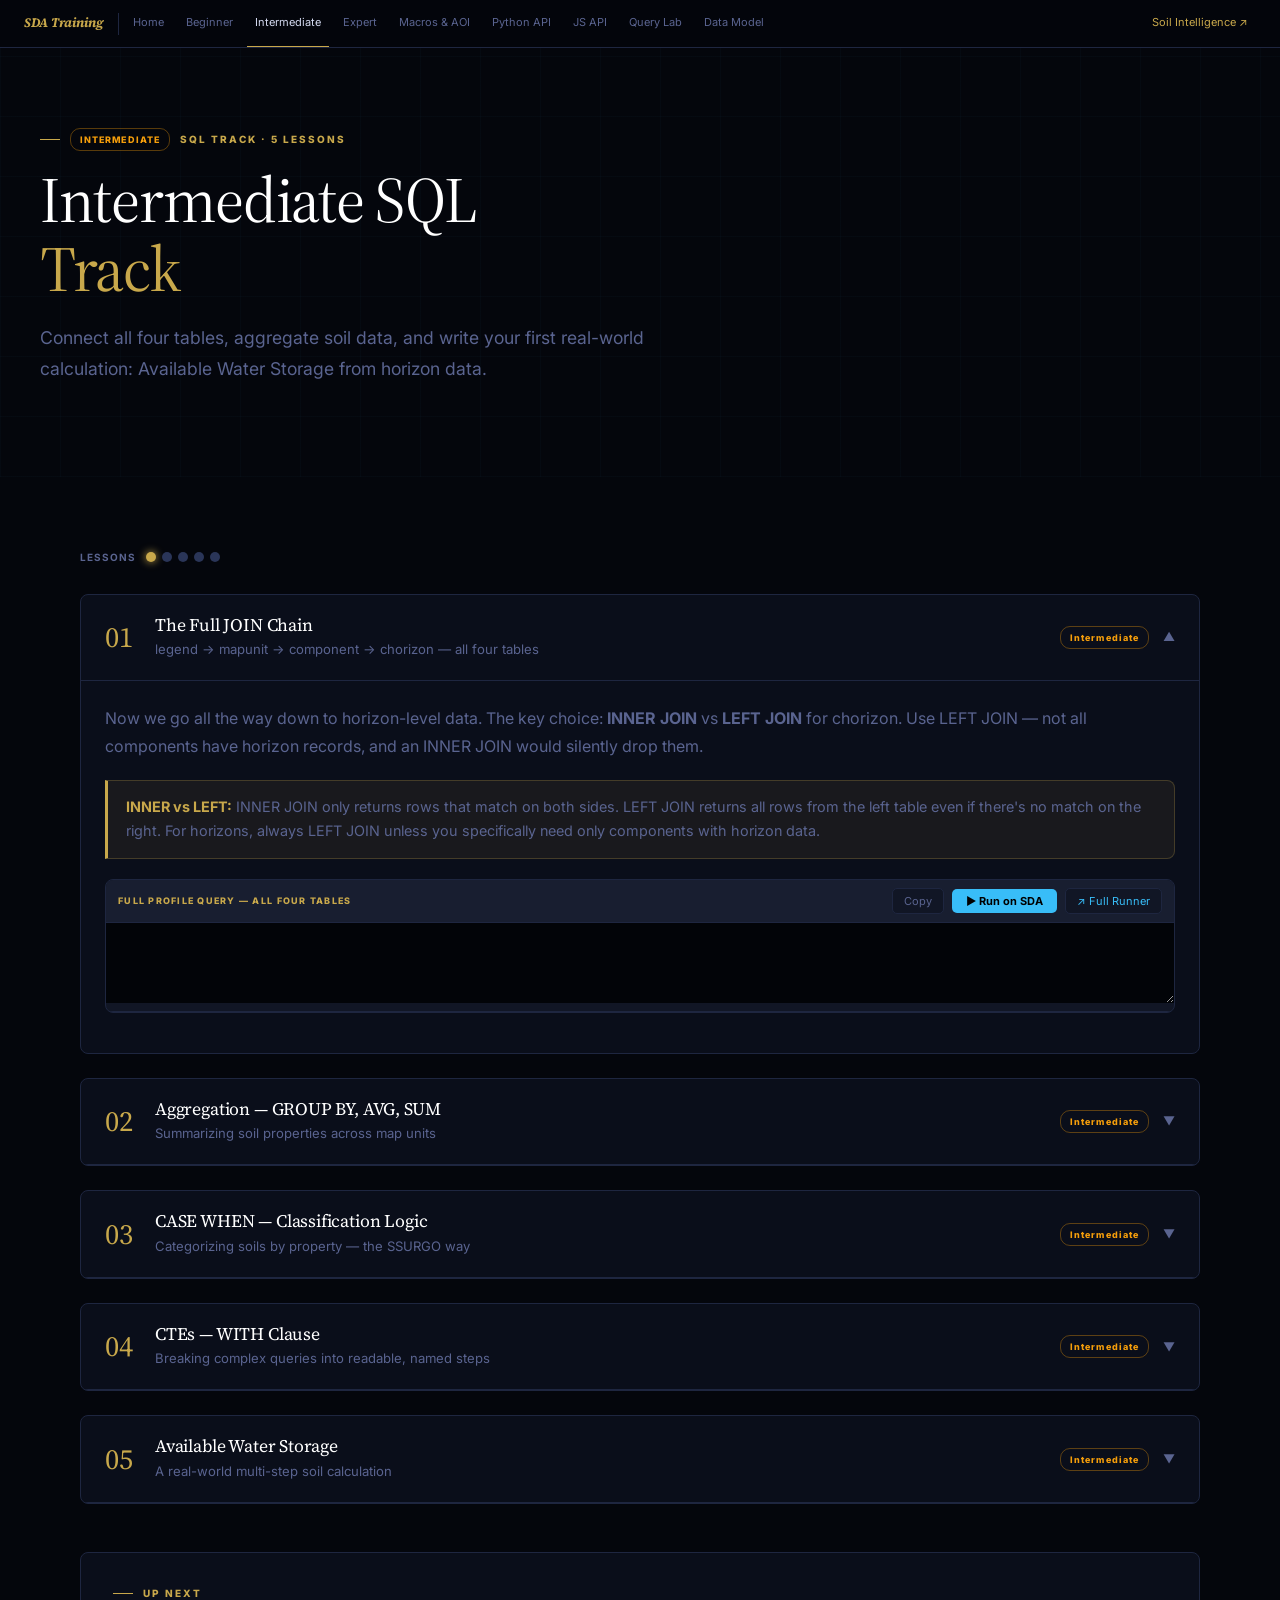
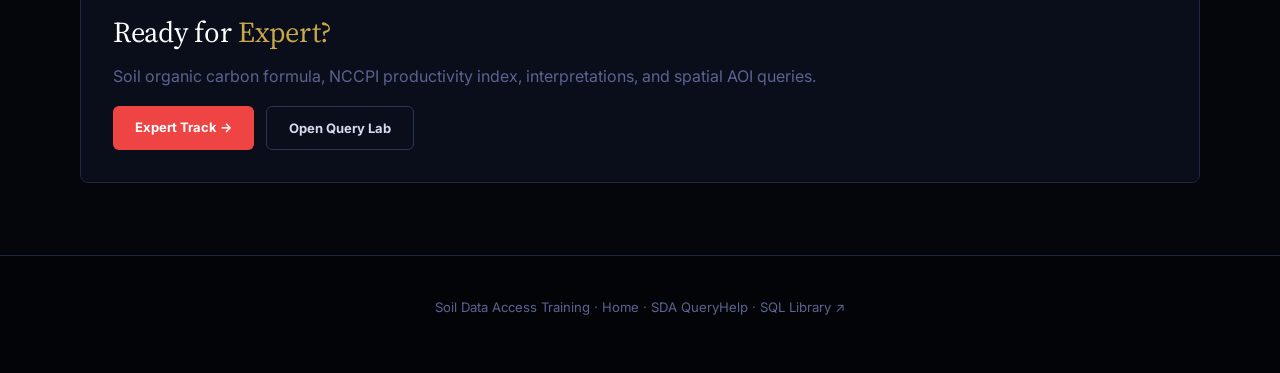
<file: docs/intermediate.html>
<!DOCTYPE html>
<html lang="en">
<head>
<meta charset="UTF-8">
<meta name="viewport" content="width=device-width, initial-scale=1">
<title>Intermediate SQL Track — SDA Training</title>
<link rel="stylesheet" href="assets/theme.css">
</head>
<body>
<nav id="nav">
  <a class="nav-logo" href="index.html">SDA Training</a>
  <div class="nav-sep"></div>
  <a class="nav-link" href="index.html">Home</a>
  <a class="nav-link" href="beginner.html">Beginner</a>
  <a class="nav-link active" href="intermediate.html">Intermediate</a>
  <a class="nav-link" href="expert.html">Expert</a>
  <a class="nav-link" href="macros.html">Macros &amp; AOI</a>
  <a class="nav-link" href="api-python.html">Python API</a>
  <a class="nav-link" href="api-javascript.html">JS API</a>
  <a class="nav-link" href="query-runner.html">Query Lab</a>
  <a class="nav-link" href="soil-model.html">Data Model</a>
  <div class="nav-space"></div>
  <a class="nav-link" href="https://jneme910.github.io/NRCS-Soil-Data-Access/" target="_blank" rel="noopener" style="color:var(--soil)">Soil Intelligence ↗</a>
</nav>

<section class="hero darker">
  <div class="hero-grid-bg"></div>
  <div class="hero-inner">
    <div class="eyebrow"><span class="lesson-tag tag-intermediate" style="display:inline">INTERMEDIATE</span> SQL Track · 5 Lessons</div>
    <h1>Intermediate SQL<br><em>Track</em></h1>
    <p class="lead">Connect all four tables, aggregate soil data, and write your first real-world calculation: Available Water Storage from horizon data.</p>
  </div>
</section>

<section class="section">
  <div class="progress-bar reveal">
    <span class="pb-label">Lessons</span>
    <span class="pb-dot active"></span><span class="pb-dot"></span><span class="pb-dot"></span><span class="pb-dot"></span><span class="pb-dot"></span>
  </div>

  <!-- Lesson 1 -->
  <div class="lesson reveal">
    <div class="lesson-header">
      <span class="lesson-num">01</span>
      <div class="lesson-title"><h3>The Full JOIN Chain</h3><p>legend → mapunit → component → chorizon — all four tables</p></div>
      <span class="lesson-tag tag-intermediate">Intermediate</span>
      <span class="lesson-expand">▼</span>
    </div>
    <div class="lesson-body">
      <p>Now we go all the way down to horizon-level data. The key choice: <strong>INNER JOIN</strong> vs <strong>LEFT JOIN</strong> for chorizon. Use LEFT JOIN — not all components have horizon records, and an INNER JOIN would silently drop them.</p>
      <div class="tip"><strong>INNER vs LEFT:</strong> INNER JOIN only returns rows that match on both sides. LEFT JOIN returns all rows from the left table even if there's no match on the right. For horizons, always LEFT JOIN unless you specifically need only components with horizon data.</div>
      <div class="sql-panel">
        <div class="sql-toolbar">
          <span class="sql-toolbar-label">Full Profile Query — All Four Tables</span>
          <button class="btn-copy">Copy</button>
          <button class="btn-run">▶ Run on SDA</button>
        </div>
        <textarea class="sql-editor">SELECT TOP 30
  l.areasymbol,
  mu.musym,
  mu.muname,
  c.compname,
  c.comppct_r,
  ch.hzname,
  ch.hzdept_r     AS top_cm,
  ch.hzdepb_r     AS bot_cm,
  ch.sandtotal_r  AS sand_pct,
  ch.claytotal_r  AS clay_pct,
  ch.om_r         AS organic_matter_pct,
  ch.awc_r        AS avail_water_cap
FROM legend l
INNER JOIN mapunit   mu ON mu.lkey  = l.lkey
INNER JOIN component  c ON c.mukey  = mu.mukey
LEFT  JOIN chorizon  ch ON ch.cokey = c.cokey
WHERE l.areasymbol = 'WI025'
  AND c.majcompflag = 'Yes'
ORDER BY mu.musym, c.comppct_r DESC, ch.hzdept_r</textarea>
        <div class="sql-result"></div>
      </div>
    </div>
  </div>

  <!-- Lesson 2 -->
  <div class="lesson reveal">
    <div class="lesson-header">
      <span class="lesson-num">02</span>
      <div class="lesson-title"><h3>Aggregation — GROUP BY, AVG, SUM</h3><p>Summarizing soil properties across map units</p></div>
      <span class="lesson-tag tag-intermediate">Intermediate</span>
      <span class="lesson-expand">▼</span>
    </div>
    <div class="lesson-body">
      <p>Aggregation lets you summarize data — average organic matter by drainage class, total acres by HSG, min/max texture by soil order. The pattern is always: SELECT group columns + aggregate functions, FROM + JOINs, GROUP BY the same group columns.</p>
      <div class="sql-panel">
        <div class="sql-toolbar">
          <span class="sql-toolbar-label">Average Surface OM by Drainage Class — Iowa</span>
          <button class="btn-copy">Copy</button>
          <button class="btn-run">▶ Run on SDA</button>
        </div>
        <textarea class="sql-editor">SELECT
  c.drainagecl,
  COUNT(DISTINCT c.cokey)      AS component_count,
  ROUND(AVG(ch.om_r), 2)       AS avg_surface_om_pct,
  ROUND(MIN(ch.om_r), 2)       AS min_om,
  ROUND(MAX(ch.om_r), 2)       AS max_om
FROM legend l
INNER JOIN mapunit   mu ON mu.lkey  = l.lkey
INNER JOIN component  c ON c.mukey  = mu.mukey
INNER JOIN chorizon  ch ON ch.cokey = c.cokey
WHERE l.areasymbol LIKE 'IA%'
  AND c.majcompflag = 'Yes'
  AND ch.hzdept_r   = 0
  AND ch.om_r IS NOT NULL
GROUP BY c.drainagecl
ORDER BY avg_surface_om_pct DESC</textarea>
        <div class="sql-result"></div>
      </div>
    </div>
  </div>

  <!-- Lesson 3 -->
  <div class="lesson reveal">
    <div class="lesson-header">
      <span class="lesson-num">03</span>
      <div class="lesson-title"><h3>CASE WHEN — Classification Logic</h3><p>Categorizing soils by property — the SSURGO way</p></div>
      <span class="lesson-tag tag-intermediate">Intermediate</span>
      <span class="lesson-expand">▼</span>
    </div>
    <div class="lesson-body">
      <p><code>CASE WHEN</code> is SQL's if/then — essential for translating coded values into readable labels, classifying soils into risk tiers, or building custom rating scales.</p>
      <div class="sql-panel">
        <div class="sql-toolbar">
          <span class="sql-toolbar-label">HSG Classification with Description</span>
          <button class="btn-copy">Copy</button>
          <button class="btn-run">▶ Run on SDA</button>
        </div>
        <textarea class="sql-editor">SELECT TOP 30
  c.compname,
  c.hydgrp,
  c.drainagecl,
  CASE c.hydgrp
    WHEN 'A' THEN 'Low runoff — well drained, sandy'
    WHEN 'B' THEN 'Moderate runoff — moderately well drained'
    WHEN 'C' THEN 'High runoff — slow infiltration'
    WHEN 'D' THEN 'Very high runoff — saturated, very slow'
    ELSE 'Dual-class or unclassified'
  END AS hsg_description
FROM legend l
INNER JOIN mapunit mu  ON mu.lkey  = l.lkey
INNER JOIN component c ON c.mukey  = mu.mukey
WHERE l.areasymbol LIKE 'WI%'
  AND c.majcompflag = 'Yes'
  AND c.hydgrp IS NOT NULL
ORDER BY c.hydgrp, c.compname</textarea>
        <div class="sql-result"></div>
      </div>
    </div>
  </div>

  <!-- Lesson 4 -->
  <div class="lesson reveal">
    <div class="lesson-header">
      <span class="lesson-num">04</span>
      <div class="lesson-title"><h3>CTEs — WITH Clause</h3><p>Breaking complex queries into readable, named steps</p></div>
      <span class="lesson-tag tag-intermediate">Intermediate</span>
      <span class="lesson-expand">▼</span>
    </div>
    <div class="lesson-body">
      <p>A CTE (Common Table Expression) names an intermediate result set. This turns a complex nested query into a series of readable steps — and in SSURGO, where queries often span 4+ tables with multiple conditions, CTEs are essential for maintainability.</p>
      <div class="note"><strong>CTE syntax:</strong> <code>WITH name AS (SELECT …) SELECT … FROM name</code>. You can chain multiple CTEs: <code>WITH a AS (…), b AS (SELECT … FROM a) SELECT … FROM b</code>.</div>
      <div class="sql-panel">
        <div class="sql-toolbar">
          <span class="sql-toolbar-label">CTE — Dominant Component per Map Unit, Then Aggregate</span>
          <button class="btn-copy">Copy</button>
          <button class="btn-run">▶ Run on SDA</button>
        </div>
        <textarea class="sql-editor">-- Step 1: find dominant component per map unit
-- Step 2: aggregate by drainage class
WITH dominant AS (
  SELECT
    mu.mukey,
    mu.muname,
    mu.muacres,
    c.compname,
    c.drainagecl,
    c.hydgrp,
    c.comppct_r,
    ROW_NUMBER() OVER (
      PARTITION BY mu.mukey
      ORDER BY c.comppct_r DESC
    ) AS rn
  FROM legend l
  INNER JOIN mapunit mu  ON mu.lkey  = l.lkey
  INNER JOIN component c ON c.mukey  = mu.mukey
  WHERE l.areasymbol LIKE 'MN%'
    AND c.majcompflag = 'Yes'
)
SELECT
  drainagecl,
  COUNT(*)                   AS map_unit_count,
  ROUND(SUM(muacres), 0)     AS total_acres,
  ROUND(AVG(muacres), 1)     AS avg_mu_acres
FROM dominant
WHERE rn = 1
GROUP BY drainagecl
ORDER BY total_acres DESC</textarea>
        <div class="sql-result"></div>
      </div>
    </div>
  </div>

  <!-- Lesson 5 -->
  <div class="lesson reveal">
    <div class="lesson-header">
      <span class="lesson-num">05</span>
      <div class="lesson-title"><h3>Available Water Storage</h3><p>A real-world multi-step soil calculation</p></div>
      <span class="lesson-tag tag-intermediate">Intermediate</span>
      <span class="lesson-expand">▼</span>
    </div>
    <div class="lesson-body">
      <div class="note"><strong>What is AWS?</strong> Available Water Storage measures how much plant-available water a soil holds — the hydraulic buffer between drought and a successful harvest. It's calculated as the sum of AWC × horizon thickness across depth zones.</div>
      <p>Formula: <code>AWS = Σ (min(hzdepb_r, 150) − max(hzdept_r, 0)) × awc_r</code> for each horizon within 0–150 cm.</p>
      <div class="sql-panel">
        <div class="sql-toolbar">
          <span class="sql-toolbar-label">Available Water Storage 0–150cm — WI025</span>
          <button class="btn-copy">Copy</button>
          <button class="btn-run">▶ Run on SDA</button>
        </div>
        <textarea class="sql-editor">SELECT TOP 20
  mu.musym,
  mu.muname,
  c.compname,
  c.comppct_r,
  ROUND(SUM(
    CASE
      WHEN ch.hzdepb_r <= 150
        THEN (ch.hzdepb_r - ch.hzdept_r) * ISNULL(ch.awc_r, 0)
      WHEN ch.hzdept_r < 150
        THEN (150 - ch.hzdept_r) * ISNULL(ch.awc_r, 0)
      ELSE 0
    END
  ), 2) AS aws_0_150cm_inches
FROM legend l
INNER JOIN mapunit   mu ON mu.lkey  = l.lkey
INNER JOIN component  c ON c.mukey  = mu.mukey
INNER JOIN chorizon  ch ON ch.cokey = c.cokey
WHERE l.areasymbol  = 'WI025'
  AND c.majcompflag = 'Yes'
GROUP BY mu.musym, mu.muname, c.compname, c.comppct_r
ORDER BY aws_0_150cm_inches DESC</textarea>
        <div class="sql-result"></div>
      </div>
      <div class="tip" style="margin-top:16px"><strong>Real science:</strong> A fine loam in the Corn Belt typically holds 8–10 inches of plant-available water to 150 cm depth. Sandy soils may hold only 2–3 inches. This difference determined which fields survived the 2012 drought.</div>
    </div>
  </div>

  <div class="reveal" style="margin-top:48px;padding:32px;background:var(--panel);border-radius:var(--radius);border:1px solid var(--border)">
    <div class="eyebrow">Up Next</div>
    <h2 class="section-h2" style="font-size:1.8rem">Ready for <em>Expert?</em></h2>
    <p>Soil organic carbon formula, NCCPI productivity index, interpretations, and spatial AOI queries.</p>
    <div style="display:flex;gap:12px;flex-wrap:wrap;margin-top:16px">
      <a href="expert.html" style="padding:10px 22px;background:var(--red);color:#fff;border-radius:6px;font-weight:700;font-size:13px;text-decoration:none">Expert Track →</a>
      <a href="query-runner.html" style="padding:10px 22px;border:1px solid var(--border2);color:var(--text);border-radius:6px;font-weight:700;font-size:13px;text-decoration:none">Open Query Lab</a>
    </div>
  </div>
</section>

<footer>
  <p>Soil Data Access Training · <a href="index.html">Home</a> · <a href="https://sdmdataaccess.nrcs.usda.gov/QueryHelp.aspx" target="_blank">SDA QueryHelp</a> · <a href="https://jneme910.github.io/NRCS-Soil-Data-Access/sql-explorer.html" target="_blank">SQL Library ↗</a></p>
</footer>
<script src="assets/sda-runner.js"></script>
</body>
</html>
</file>
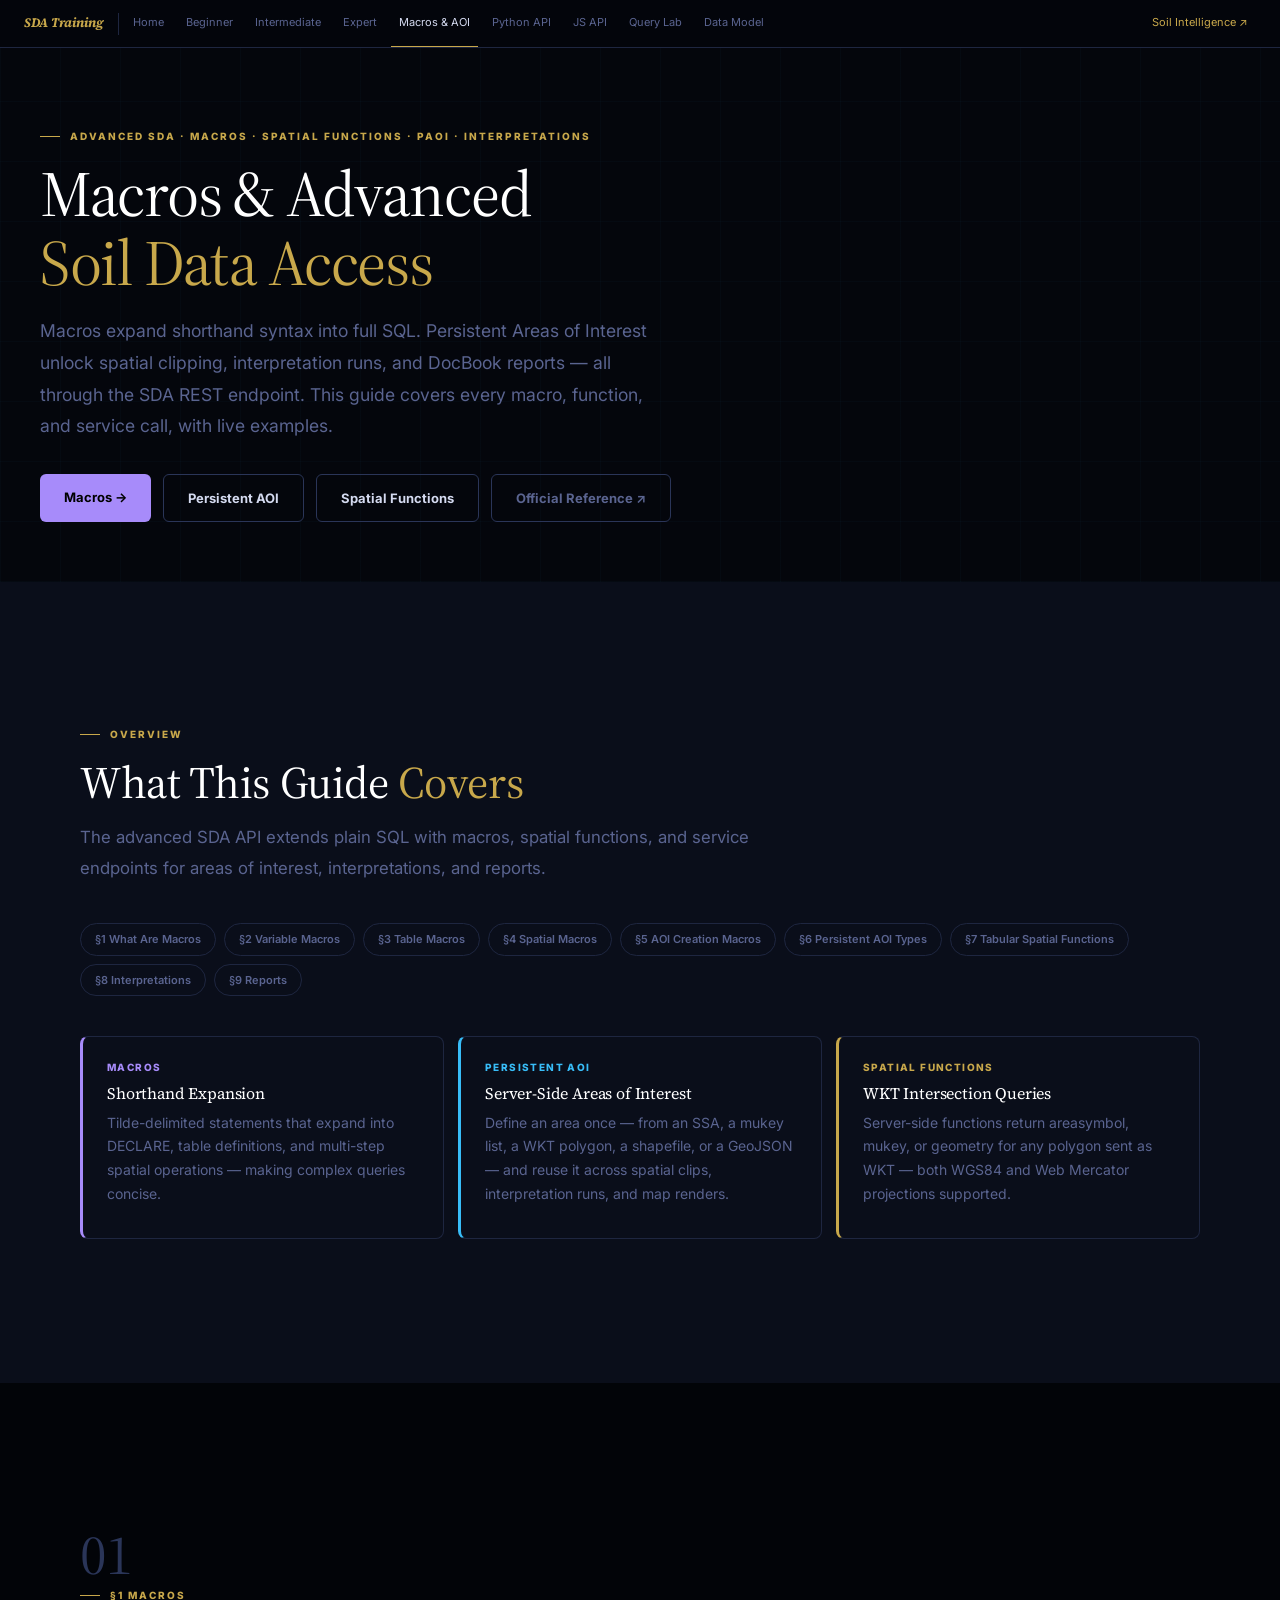
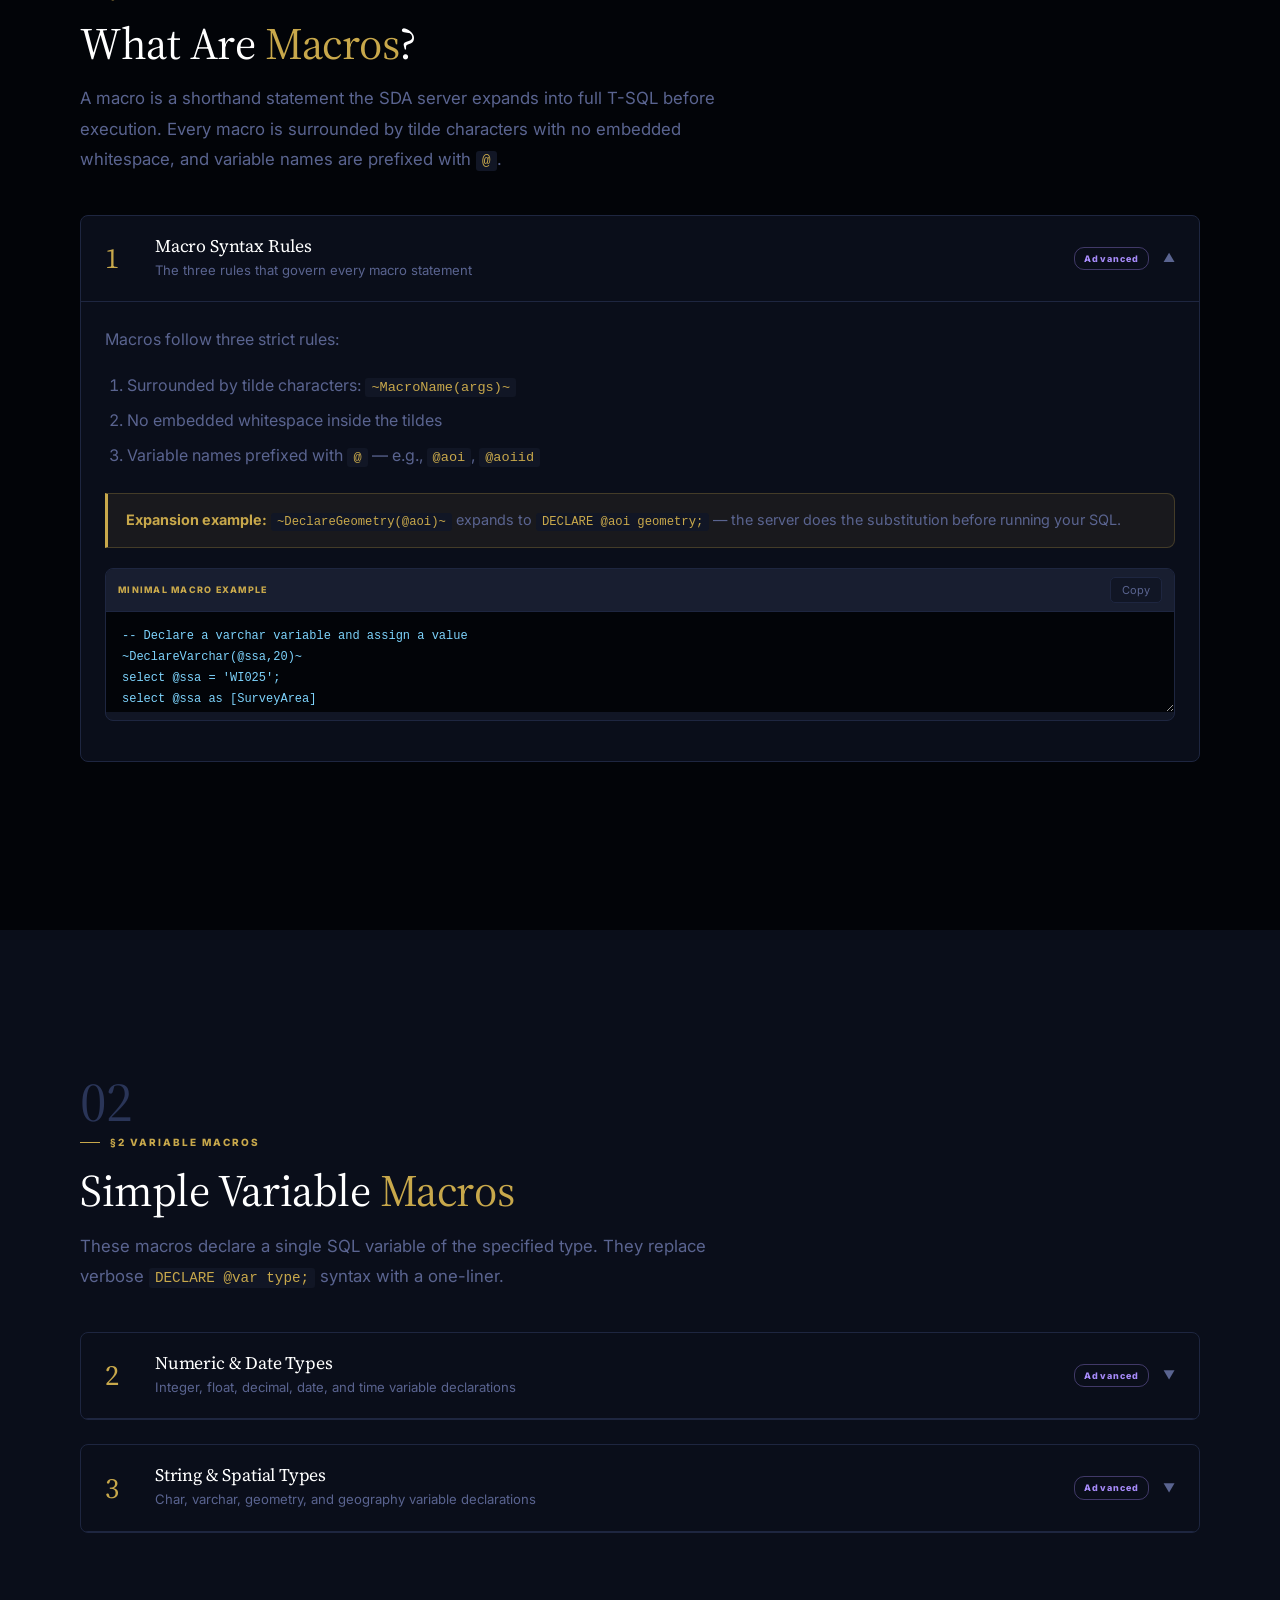
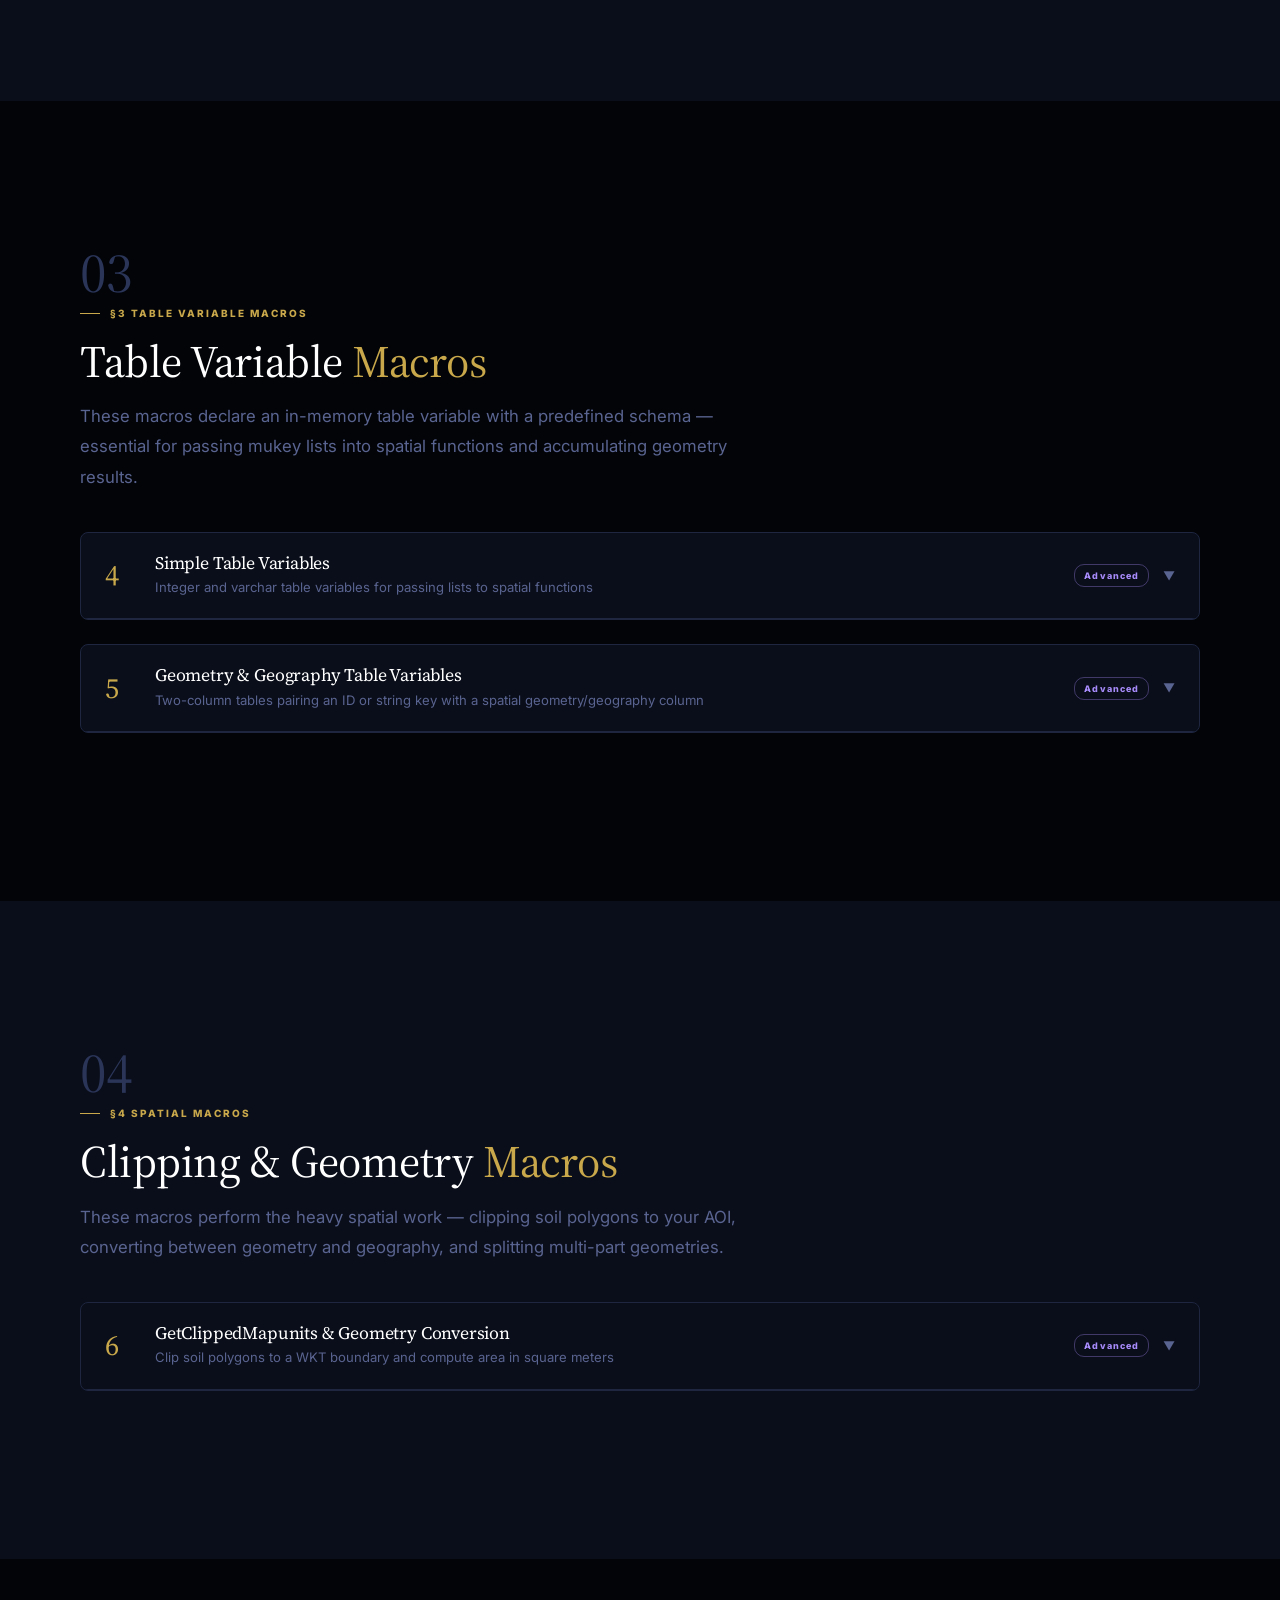
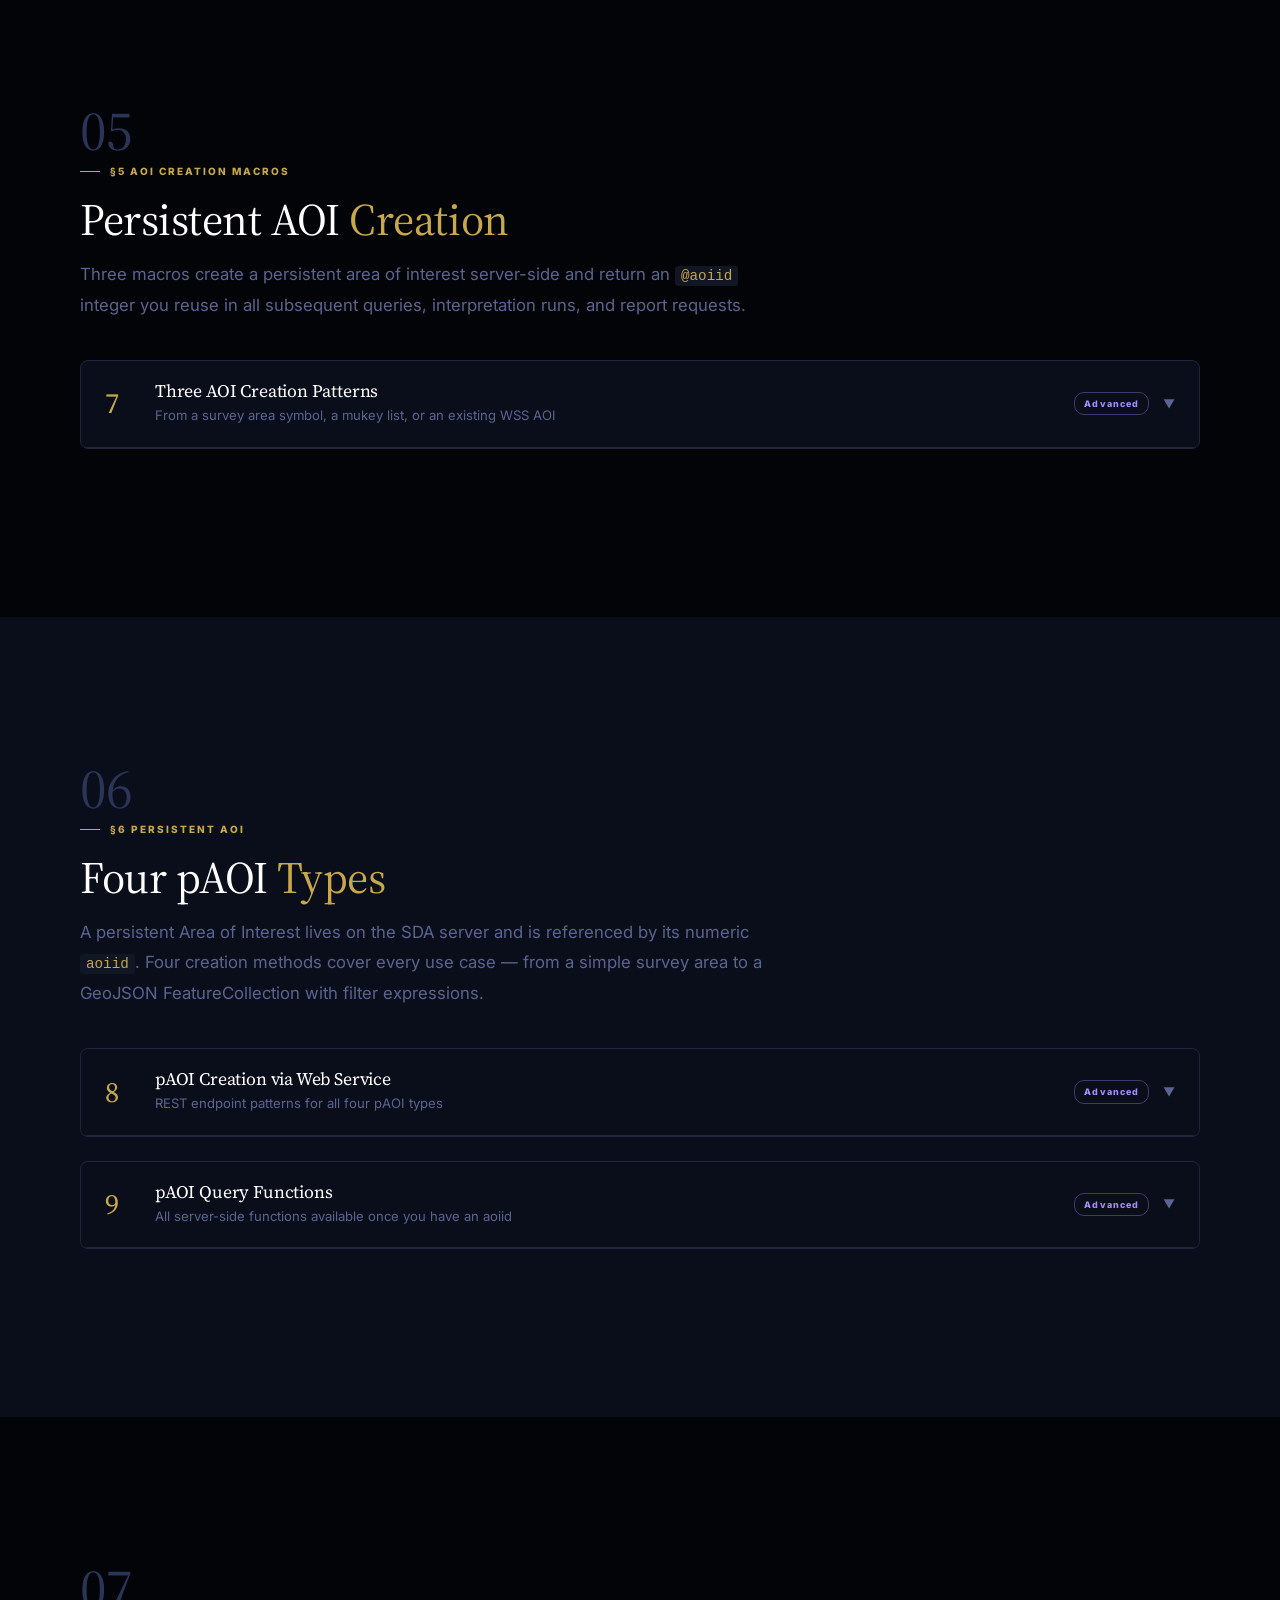
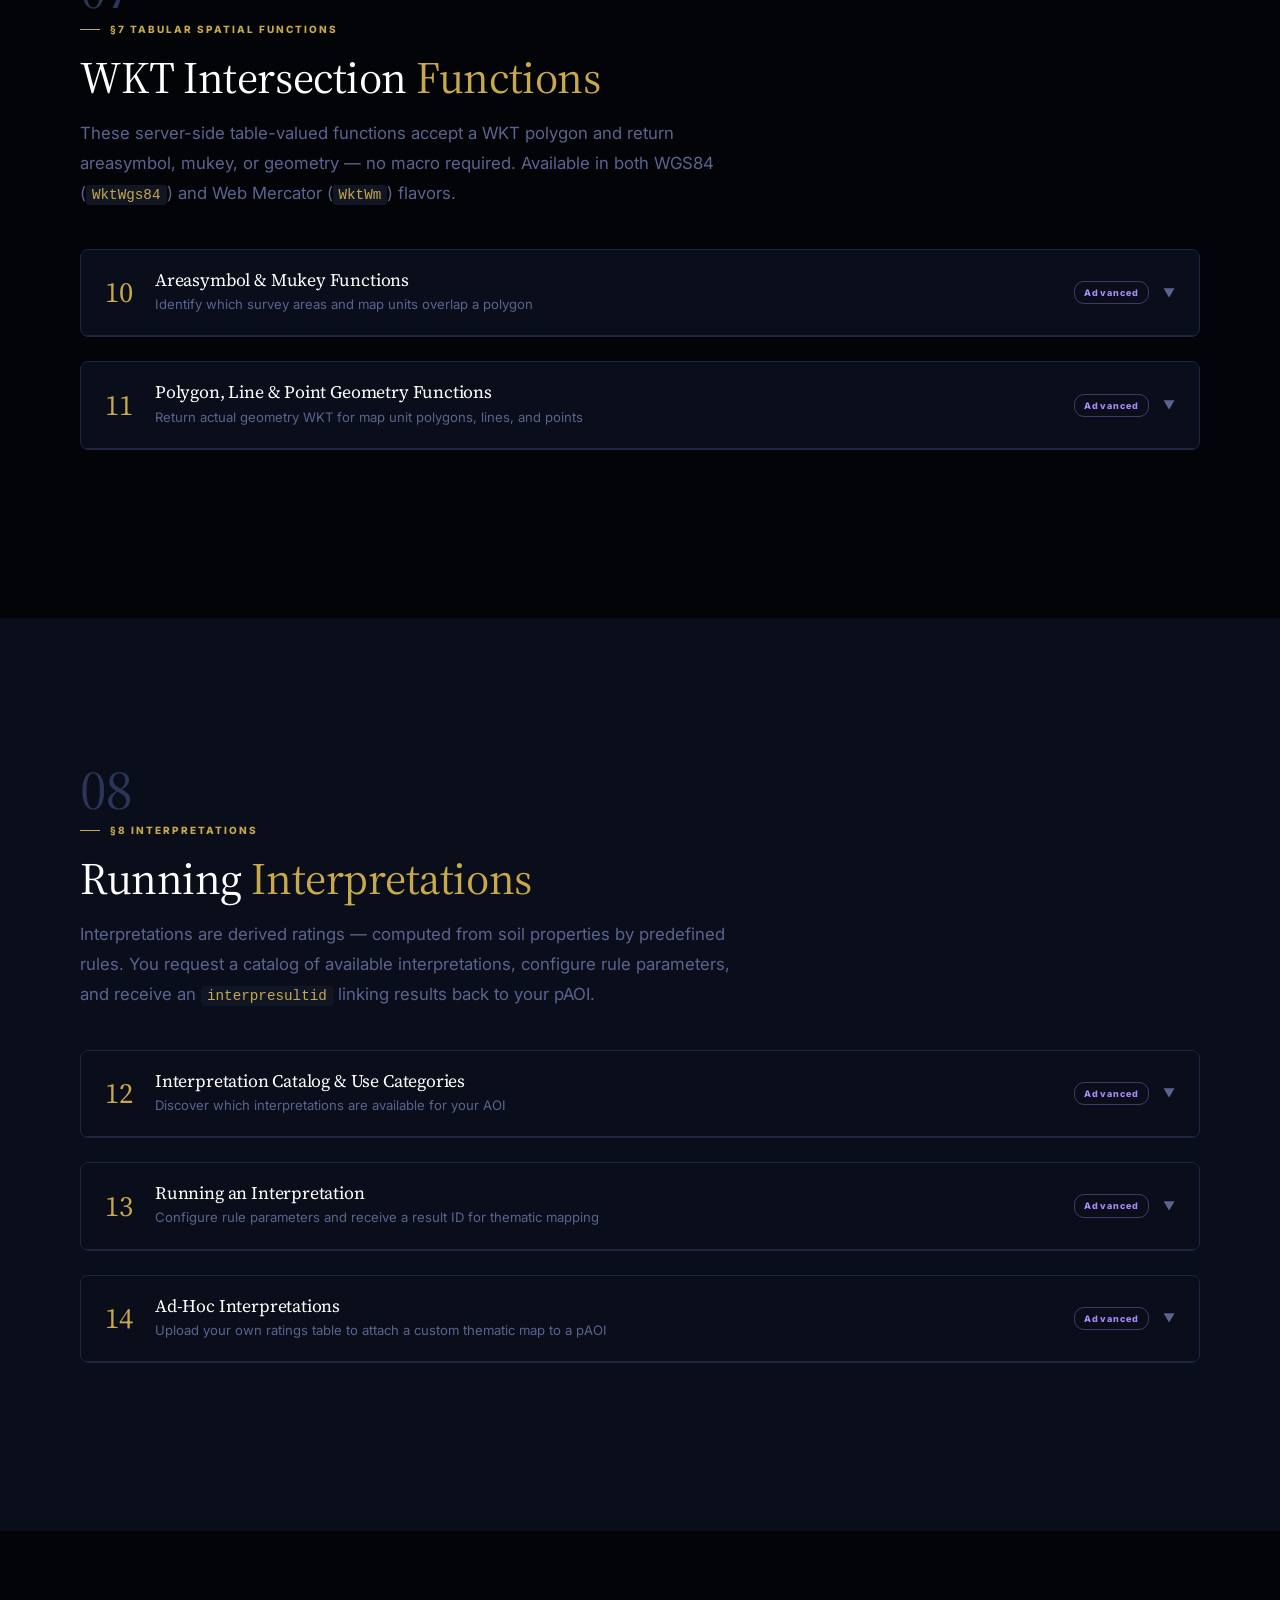
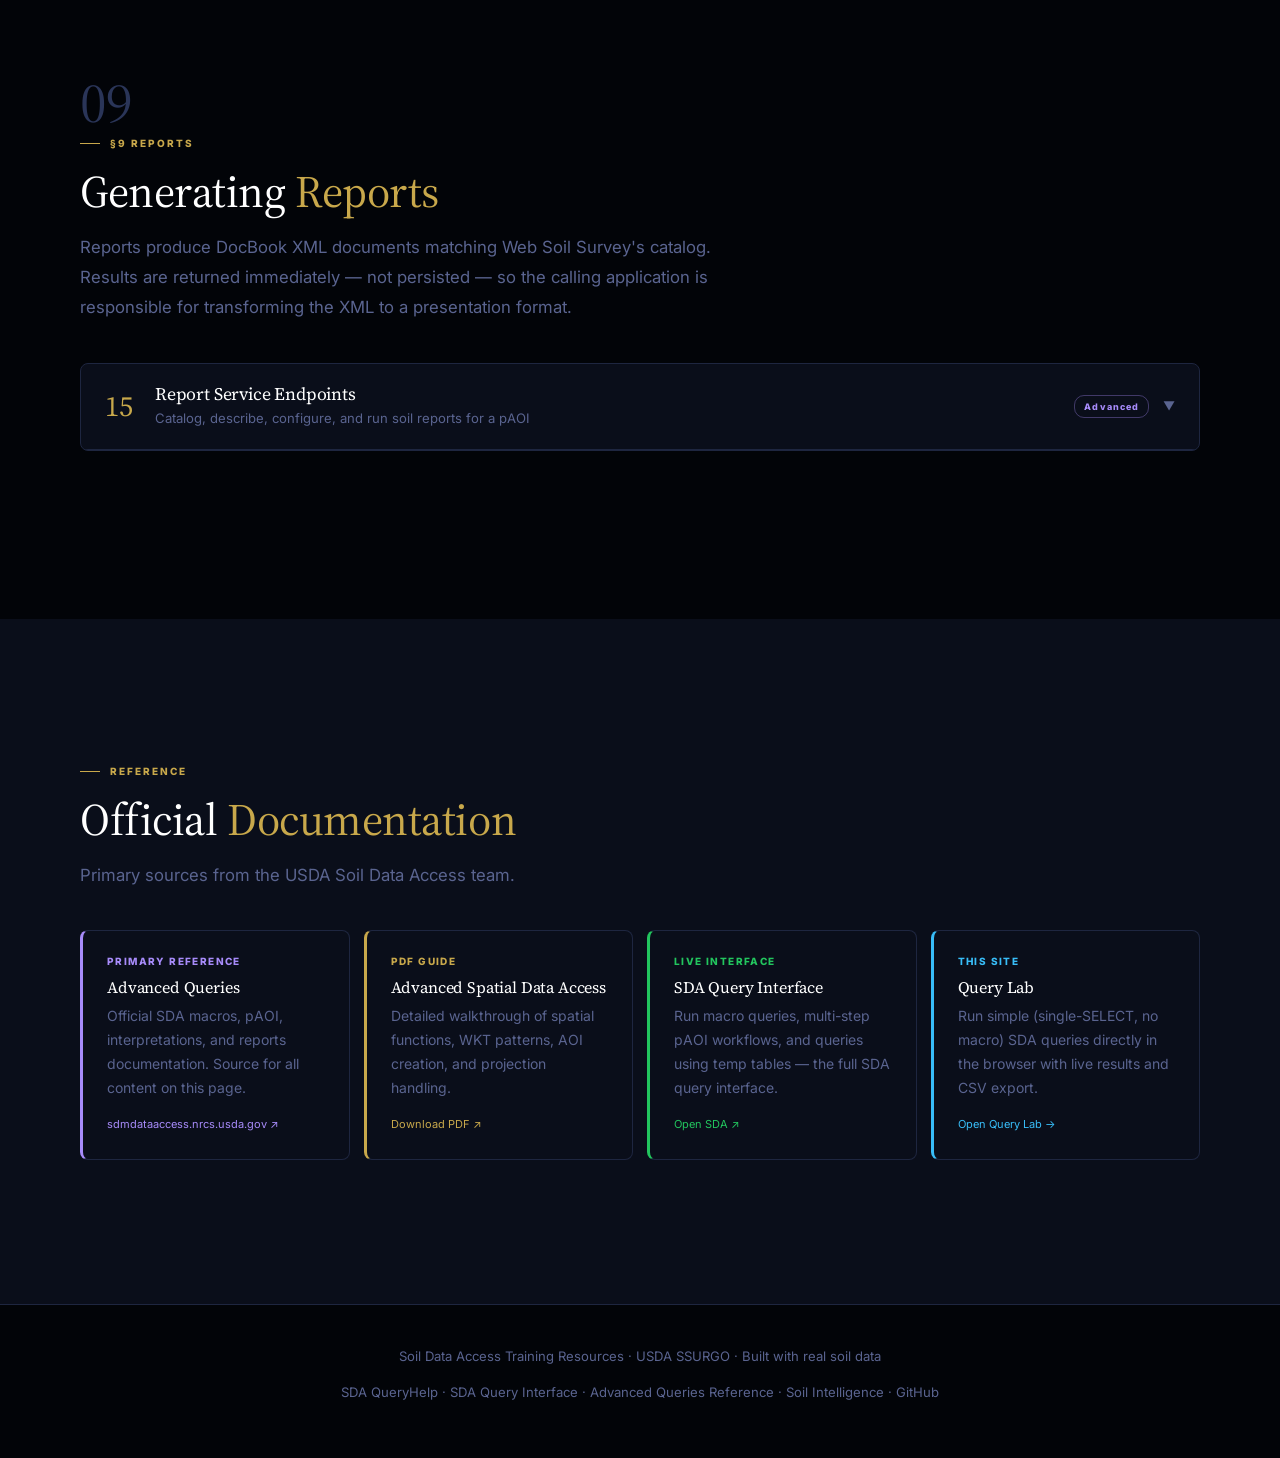
<file: docs/macros.html>
<!DOCTYPE html>
<html lang="en">
<head>
<meta charset="UTF-8">
<meta name="viewport" content="width=device-width, initial-scale=1">
<title>Macros &amp; Advanced Queries — SDA Training</title>
<link rel="stylesheet" href="assets/theme.css">
<style>
/* ── Macro badge ── */
.macro-chip{display:inline-block;font-family:var(--mono);font-size:11px;padding:3px 10px;
  border-radius:4px;background:rgba(167,139,250,.1);border:1px solid rgba(167,139,250,.3);
  color:#a78bfa;margin:2px 3px 2px 0;line-height:1.6}
/* ── Function table ── */
.fn-table{width:100%;border-collapse:collapse;font-size:12px;margin:16px 0}
.fn-table th{background:var(--panel3);color:var(--dim);padding:7px 12px;text-align:left;
  font-size:9px;font-weight:800;text-transform:uppercase;letter-spacing:.08em;
  border-bottom:1px solid var(--border)}
.fn-table td{padding:6px 12px;border-bottom:1px solid var(--border);vertical-align:top}
.fn-table td:first-child{font-family:var(--mono);font-size:11px;color:#a78bfa;white-space:nowrap}
.fn-table tr:hover td{background:var(--panel2)}
/* ── Section TOC ── */
.toc{display:flex;flex-wrap:wrap;gap:8px;margin-bottom:40px}
.toc-link{padding:6px 14px;border:1px solid var(--border);border-radius:20px;font-size:11px;
  color:var(--dim);text-decoration:none;transition:all .15s;font-weight:600}
.toc-link:hover{border-color:var(--soil);color:var(--soil)}
/* ── Chapter number label ── */
.ch-num{font-family:var(--serif);font-size:3.5rem;color:var(--border2);line-height:1;
  margin-bottom:4px;font-weight:400}
/* ── Endpoint pill ── */
.ep{display:inline-block;font-family:var(--mono);font-size:10px;padding:4px 10px;
  border-radius:4px;background:rgba(56,189,248,.08);border:1px solid rgba(56,189,248,.2);
  color:var(--accent);margin:3px 0;line-height:1.7;white-space:pre}
/* ── Tag advanced ── */
.tag-advanced{color:var(--accent2);border-color:rgba(167,139,250,.35)}
</style>
</head>
<body>

<nav id="nav">
  <a class="nav-logo" href="index.html">SDA Training</a>
  <div class="nav-sep"></div>
  <a class="nav-link" href="index.html">Home</a>
  <a class="nav-link" href="beginner.html">Beginner</a>
  <a class="nav-link" href="intermediate.html">Intermediate</a>
  <a class="nav-link" href="expert.html">Expert</a>
  <a class="nav-link active" href="macros.html">Macros &amp; AOI</a>
  <a class="nav-link" href="api-python.html">Python API</a>
  <a class="nav-link" href="api-javascript.html">JS API</a>
  <a class="nav-link" href="query-runner.html">Query Lab</a>
  <a class="nav-link" href="soil-model.html">Data Model</a>
  <div class="nav-space"></div>
  <a class="nav-link" href="https://jneme910.github.io/NRCS-Soil-Data-Access/" target="_blank" rel="noopener" style="color:var(--soil)">Soil Intelligence ↗</a>
</nav>

<!-- HERO -->
<section class="hero darker" style="background:#04060c">
  <div class="hero-grid-bg"></div>
  <div class="hero-inner">
    <div class="eyebrow">Advanced SDA · Macros · Spatial Functions · pAOI · Interpretations</div>
    <h1>Macros &amp; Advanced<br><em>Soil Data Access</em></h1>
    <p class="lead">Macros expand shorthand syntax into full SQL. Persistent Areas of Interest unlock spatial clipping, interpretation runs, and DocBook reports — all through the SDA REST endpoint. This guide covers every macro, function, and service call, with live examples.</p>
    <div style="display:flex;gap:12px;flex-wrap:wrap;margin-top:8px">
      <a href="#macros" style="padding:12px 24px;background:var(--accent2);color:#000;border-radius:6px;font-weight:700;font-size:13px;text-decoration:none">Macros →</a>
      <a href="#paoi" style="padding:12px 24px;border:1px solid var(--border2);color:var(--text);border-radius:6px;font-weight:700;font-size:13px;text-decoration:none" onmouseover="this.style.background='var(--panel2)'" onmouseout="this.style.background='transparent'">Persistent AOI</a>
      <a href="#functions" style="padding:12px 24px;border:1px solid var(--border2);color:var(--text);border-radius:6px;font-weight:700;font-size:13px;text-decoration:none" onmouseover="this.style.background='var(--panel2)'" onmouseout="this.style.background='transparent'">Spatial Functions</a>
      <a href="https://sdmdataaccess.nrcs.usda.gov/documents/AdvancedQueries.html" target="_blank" rel="noopener" style="padding:12px 24px;border:1px solid var(--border2);color:var(--dim);border-radius:6px;font-weight:700;font-size:13px;text-decoration:none">Official Reference ↗</a>
    </div>
  </div>
</section>

<!-- OVERVIEW -->
<section class="section dark">
  <div class="section-inner">
    <div class="eyebrow">Overview</div>
    <h2 class="section-h2">What This Guide <em>Covers</em></h2>
    <p class="lead">The advanced SDA API extends plain SQL with macros, spatial functions, and service endpoints for areas of interest, interpretations, and reports.</p>
    <div class="toc">
      <a class="toc-link" href="#macros">§1 What Are Macros</a>
      <a class="toc-link" href="#simple-macros">§2 Variable Macros</a>
      <a class="toc-link" href="#table-macros">§3 Table Macros</a>
      <a class="toc-link" href="#spatial-macros">§4 Spatial Macros</a>
      <a class="toc-link" href="#aoi-macros">§5 AOI Creation Macros</a>
      <a class="toc-link" href="#paoi">§6 Persistent AOI Types</a>
      <a class="toc-link" href="#functions">§7 Tabular Spatial Functions</a>
      <a class="toc-link" href="#interp">§8 Interpretations</a>
      <a class="toc-link" href="#reports">§9 Reports</a>
    </div>
    <div class="card-grid">
      <div class="card" style="border-left:3px solid var(--accent2)">
        <div style="font-size:10px;font-weight:800;letter-spacing:.14em;text-transform:uppercase;color:var(--accent2);margin-bottom:8px">Macros</div>
        <h3>Shorthand Expansion</h3>
        <p>Tilde-delimited statements that expand into DECLARE, table definitions, and multi-step spatial operations — making complex queries concise.</p>
      </div>
      <div class="card" style="border-left:3px solid var(--accent)">
        <div style="font-size:10px;font-weight:800;letter-spacing:.14em;text-transform:uppercase;color:var(--accent);margin-bottom:8px">Persistent AOI</div>
        <h3>Server-Side Areas of Interest</h3>
        <p>Define an area once — from an SSA, a mukey list, a WKT polygon, a shapefile, or a GeoJSON — and reuse it across spatial clips, interpretation runs, and map renders.</p>
      </div>
      <div class="card" style="border-left:3px solid var(--soil)">
        <div style="font-size:10px;font-weight:800;letter-spacing:.14em;text-transform:uppercase;color:var(--soil);margin-bottom:8px">Spatial Functions</div>
        <h3>WKT Intersection Queries</h3>
        <p>Server-side functions return areasymbol, mukey, or geometry for any polygon sent as WKT — both WGS84 and Web Mercator projections supported.</p>
      </div>
    </div>
  </div>
</section>

<!-- §1 WHAT ARE MACROS -->
<section id="macros" class="section darker">
  <div class="section-inner">
    <div class="ch-num">01</div>
    <div class="eyebrow">§1 Macros</div>
    <h2 class="section-h2">What Are <em>Macros</em>?</h2>
    <p class="lead">A macro is a shorthand statement the SDA server expands into full T-SQL before execution. Every macro is surrounded by tilde characters with no embedded whitespace, and variable names are prefixed with <code>@</code>.</p>

    <div class="lesson reveal" id="lesson-macro-syntax">
      <div class="lesson-header" onclick="toggle('lesson-macro-syntax')">
        <div class="lesson-num">1</div>
        <div class="lesson-title">
          <h3>Macro Syntax Rules</h3>
          <p>The three rules that govern every macro statement</p>
        </div>
        <span class="lesson-tag tag-advanced">Advanced</span>
        <span class="lesson-expand" id="lesson-macro-syntax-arrow">▼</span>
      </div>
      <div class="lesson-body" id="lesson-macro-syntax-body">
        <p>Macros follow three strict rules:</p>
        <ol style="color:var(--dim);padding-left:1.4rem;line-height:2.2;margin-bottom:16px">
          <li>Surrounded by tilde characters: <code>~MacroName(args)~</code></li>
          <li>No embedded whitespace inside the tildes</li>
          <li>Variable names prefixed with <code>@</code> — e.g., <code>@aoi</code>, <code>@aoiid</code></li>
        </ol>
        <div class="tip"><strong>Expansion example:</strong> <code>~DeclareGeometry(@aoi)~</code> expands to <code>DECLARE @aoi geometry;</code> — the server does the substitution before running your SQL.</div>
        <div class="sql-panel">
          <div class="sql-toolbar">
            <span class="sql-toolbar-label">Minimal Macro Example</span>
            <button class="btn-copy" onclick="copySQL(this)">Copy</button>
          </div>
          <textarea class="sql-editor" style="height:100px" readonly>-- Declare a varchar variable and assign a value
~DeclareVarchar(@ssa,20)~
select @ssa = 'WI025';
select @ssa as [SurveyArea]</textarea>
        </div>
      </div>
    </div>
  </div>
</section>

<!-- §2 SIMPLE VARIABLE MACROS -->
<section id="simple-macros" class="section dark">
  <div class="section-inner">
    <div class="ch-num">02</div>
    <div class="eyebrow">§2 Variable Macros</div>
    <h2 class="section-h2">Simple Variable <em>Macros</em></h2>
    <p class="lead">These macros declare a single SQL variable of the specified type. They replace verbose <code>DECLARE @var type;</code> syntax with a one-liner.</p>

    <div class="lesson reveal" id="lesson-numeric">
      <div class="lesson-header" onclick="toggle('lesson-numeric')">
        <div class="lesson-num">2</div>
        <div class="lesson-title">
          <h3>Numeric &amp; Date Types</h3>
          <p>Integer, float, decimal, date, and time variable declarations</p>
        </div>
        <span class="lesson-tag tag-advanced">Advanced</span>
        <span class="lesson-expand" id="lesson-numeric-arrow">▼</span>
      </div>
      <div class="lesson-body" id="lesson-numeric-body">
        <table class="fn-table">
          <thead><tr><th>Macro</th><th>Expands To</th><th>Notes</th></tr></thead>
          <tbody>
            <tr><td>~DeclareBigint(@v)~</td><td><code>DECLARE @v bigint;</code></td><td>64-bit integer</td></tr>
            <tr><td>~DeclareInt(@v)~</td><td><code>DECLARE @v int;</code></td><td>Most common integer</td></tr>
            <tr><td>~DeclareSmallint(@v)~</td><td><code>DECLARE @v smallint;</code></td><td>-32768 to 32767</td></tr>
            <tr><td>~DeclareTinyint(@v)~</td><td><code>DECLARE @v tinyint;</code></td><td>0 to 255</td></tr>
            <tr><td>~DeclareFloat(@v)~</td><td><code>DECLARE @v float;</code></td><td>Double precision</td></tr>
            <tr><td>~DeclareReal(@v)~</td><td><code>DECLARE @v real;</code></td><td>Single precision</td></tr>
            <tr><td>~DeclareBit(@v)~</td><td><code>DECLARE @v bit;</code></td><td>Boolean 0/1</td></tr>
            <tr><td>~DeclareDecimal(@v,p,s)~</td><td><code>DECLARE @v decimal(p,s);</code></td><td>Fixed precision &amp; scale</td></tr>
            <tr><td>~DeclareNumeric(@v,p,s)~</td><td><code>DECLARE @v numeric(p,s);</code></td><td>Alias for decimal</td></tr>
            <tr><td>~DeclareDate(@v)~</td><td><code>DECLARE @v date;</code></td><td>Date only</td></tr>
            <tr><td>~DeclareDatetime(@v)~</td><td><code>DECLARE @v datetime;</code></td><td>Date + time</td></tr>
            <tr><td>~DeclareTime(@v)~</td><td><code>DECLARE @v time;</code></td><td>Time only</td></tr>
          </tbody>
        </table>
      </div>
    </div>

    <div class="lesson reveal" id="lesson-string">
      <div class="lesson-header" onclick="toggle('lesson-string')">
        <div class="lesson-num">3</div>
        <div class="lesson-title">
          <h3>String &amp; Spatial Types</h3>
          <p>Char, varchar, geometry, and geography variable declarations</p>
        </div>
        <span class="lesson-tag tag-advanced">Advanced</span>
        <span class="lesson-expand" id="lesson-string-arrow">▼</span>
      </div>
      <div class="lesson-body" id="lesson-string-body">
        <table class="fn-table">
          <thead><tr><th>Macro</th><th>Expands To</th><th>Notes</th></tr></thead>
          <tbody>
            <tr><td>~DeclareChar(@v,n)~</td><td><code>DECLARE @v char(n);</code></td><td>Fixed-length string</td></tr>
            <tr><td>~DeclareVarchar(@v,n)~</td><td><code>DECLARE @v varchar(n);</code></td><td>Variable-length string</td></tr>
            <tr><td>~DeclareVarchar(@v,max)~</td><td><code>DECLARE @v varchar(max);</code></td><td>Unlimited text</td></tr>
            <tr><td>~DeclareGeometry(@v)~</td><td><code>DECLARE @v geometry;</code></td><td>Planar spatial — Web Mercator</td></tr>
            <tr><td>~DeclareGeography(@v)~</td><td><code>DECLARE @v geography;</code></td><td>Geodetic — WGS84</td></tr>
          </tbody>
        </table>
        <div class="sql-panel">
          <div class="sql-toolbar">
            <span class="sql-toolbar-label">String + Geometry Declaration</span>
            <button class="btn-copy" onclick="copySQL(this)">Copy</button>
          </div>
          <textarea class="sql-editor" style="height:130px" readonly>~DeclareChar(@a,3)~
~DeclareVarchar(@b,4)~
~DeclareVarchar(@c,max)~
~DeclareDecimal(@d,5,2)~
~DeclareGeometry(@aoi)~

select @a = 'WI0', @b = '025', @c = 'Dane County, WI', @d = 3.14;
select @a+@b as areasymbol, @c as description, @d as pi_approx</textarea>
        </div>
      </div>
    </div>
  </div>
</section>

<!-- §3 TABLE VARIABLE MACROS -->
<section id="table-macros" class="section darker">
  <div class="section-inner">
    <div class="ch-num">03</div>
    <div class="eyebrow">§3 Table Variable Macros</div>
    <h2 class="section-h2">Table Variable <em>Macros</em></h2>
    <p class="lead">These macros declare an in-memory table variable with a predefined schema — essential for passing mukey lists into spatial functions and accumulating geometry results.</p>

    <div class="lesson reveal" id="lesson-tablevars">
      <div class="lesson-header" onclick="toggle('lesson-tablevars')">
        <div class="lesson-num">4</div>
        <div class="lesson-title">
          <h3>Simple Table Variables</h3>
          <p>Integer and varchar table variables for passing lists to spatial functions</p>
        </div>
        <span class="lesson-tag tag-advanced">Advanced</span>
        <span class="lesson-expand" id="lesson-tablevars-arrow">▼</span>
      </div>
      <div class="lesson-body" id="lesson-tablevars-body">
        <table class="fn-table">
          <thead><tr><th>Macro</th><th>Schema Created</th></tr></thead>
          <tbody>
            <tr><td>~DeclareIntTable(@t)~</td><td>Single column: <code>i int</code></td></tr>
            <tr><td>~DeclareVarchar255Table(@t)~</td><td>Single column: <code>s varchar(255)</code></td></tr>
          </tbody>
        </table>
        <div class="sql-panel">
          <div class="sql-toolbar">
            <span class="sql-toolbar-label">Build a mukey list and pass to pAOI</span>
            <button class="btn-copy" onclick="copySQL(this)">Copy</button>
          </div>
          <textarea class="sql-editor" style="height:160px" readonly>-- Collect farmland-of-statewide-importance mukeys from ND053
~DeclareIntTable(@mukeyList)~
insert into @mukeyList
select mu.mukey
from legend L
left join mapunit MU on L.lkey = MU.lkey
where L.areatypename = 'Non-MLRA Soil Survey Area'
  and L.areasymbol = 'ND053'
  and mu.farmlndcl = 'Farmland of statewide importance';

-- Create pAOI from the list
~CreateAoiFromMukeyList(@mukeyList,@aoiid,@message)~
select count(*) [MukeyCount] from SDA_Get_AoiMapunit_By_AoiId(@aoiid);
select @aoiid [aoiid], @message [message]</textarea>
        </div>
      </div>
    </div>

    <div class="lesson reveal" id="lesson-geomtables">
      <div class="lesson-header" onclick="toggle('lesson-geomtables')">
        <div class="lesson-num">5</div>
        <div class="lesson-title">
          <h3>Geometry &amp; Geography Table Variables</h3>
          <p>Two-column tables pairing an ID or string key with a spatial geometry/geography column</p>
        </div>
        <span class="lesson-tag tag-advanced">Advanced</span>
        <span class="lesson-expand" id="lesson-geomtables-arrow">▼</span>
      </div>
      <div class="lesson-body" id="lesson-geomtables-body">
        <table class="fn-table">
          <thead><tr><th>Macro</th><th>Schema: (col1, col2)</th></tr></thead>
          <tbody>
            <tr><td>~DeclareIdGeomTable(@t)~</td><td><code>id int, geom geometry</code></td></tr>
            <tr><td>~DeclareIdGeogTable(@t)~</td><td><code>id int, geog geography</code></td></tr>
            <tr><td>~DeclareVarchar255GeomTable(@t)~</td><td><code>s varchar(255), geom geometry</code></td></tr>
            <tr><td>~DeclareVarchar255GeogTable(@t)~</td><td><code>s varchar(255), geog geography</code></td></tr>
          </tbody>
        </table>
        <div class="note"><strong>Pattern:</strong> <code>~DeclareIdGeomTable(@intersected)~</code> is the input container for <code>~GetClippedMapunits(...)~</code>. Then <code>~DeclareIdGeogTable(@areas)~</code> holds the converted geodetic result for <code>STArea()</code> calculations.</div>
      </div>
    </div>
  </div>
</section>

<!-- §4 SPATIAL MACROS -->
<section id="spatial-macros" class="section dark">
  <div class="section-inner">
    <div class="ch-num">04</div>
    <div class="eyebrow">§4 Spatial Macros</div>
    <h2 class="section-h2">Clipping &amp; Geometry <em>Macros</em></h2>
    <p class="lead">These macros perform the heavy spatial work — clipping soil polygons to your AOI, converting between geometry and geography, and splitting multi-part geometries.</p>

    <div class="lesson reveal" id="lesson-clipping">
      <div class="lesson-header" onclick="toggle('lesson-clipping')">
        <div class="lesson-num">6</div>
        <div class="lesson-title">
          <h3>GetClippedMapunits &amp; Geometry Conversion</h3>
          <p>Clip soil polygons to a WKT boundary and compute area in square meters</p>
        </div>
        <span class="lesson-tag tag-advanced">Advanced</span>
        <span class="lesson-expand" id="lesson-clipping-arrow">▼</span>
      </div>
      <div class="lesson-body" id="lesson-clipping-body">
        <table class="fn-table">
          <thead><tr><th>Macro</th><th>Purpose</th></tr></thead>
          <tbody>
            <tr><td>~GetClippedMapunits(@aoi,polygon,geo,@out)~</td><td>Clip mupolygon to @aoi; put results in @out (id=mukey, geom=clipped geometry, WGS84)</td></tr>
            <tr><td>~GetClippedMapunits(@aoi,polygon,proj,@out)~</td><td>Same, but in Web Mercator projection</td></tr>
            <tr><td>~GetGeogFromGeomWgs84(@in,@out)~</td><td>Convert geometry table (WGS84) → geography table for <code>STArea()</code> in m²</td></tr>
            <tr><td>~SplitIdGeomTable(@in,@out)~</td><td>Split multi-part geometries into individual rows</td></tr>
          </tbody>
        </table>
        <div class="sql-panel">
          <div class="sql-toolbar">
            <span class="sql-toolbar-label">Clip + Area Calculation (Full Pattern)</span>
            <button class="btn-copy" onclick="copySQL(this)">Copy</button>
            <button class="btn-run">▶ Run on SDA</button>
          </div>
          <textarea class="sql-editor" style="height:300px">~DeclareGeometry(@aoi)~
select @aoi = geometry::STPolyFromText('polygon((
  -89.573 43.073,-89.573 43.093,
  -89.540 43.093,-89.540 43.073,-89.573 43.073
))', 4326)

-- Step 1: clip soil map units to the AOI boundary
~DeclareIdGeomTable(@intersectedPolygonGeometries)~
~GetClippedMapunits(@aoi,polygon,geo,@intersectedPolygonGeometries)~

-- Step 2: convert planar geometry → geodetic geography for real area
~DeclareIdGeogTable(@intersectedPolygonGeographies)~
~GetGeogFromGeomWgs84(@intersectedPolygonGeometries,@intersectedPolygonGeographies)~

-- Step 3: aggregate clipped area by mukey
select
  id             as mukey,
  sum(geog.STArea()) * 0.000247105 as acres_clipped
into #aggarea
from @intersectedPolygonGeographies
group by id;

-- Step 4: join back to tabular data
select
  M.mukey, A.acres_clipped,
  M.musym, M.muname,
  L.areasymbol
from #aggarea A
join mapunit M on M.mukey = A.mukey
join legend  L on L.lkey  = M.lkey
order by A.acres_clipped desc</textarea>
          <div class="sql-result"></div>
        </div>
        <div class="tip"><strong>Unit note:</strong> <code>STArea()</code> returns square meters. Multiply by <code>0.000247105</code> to get acres.</div>
      </div>
    </div>
  </div>
</section>

<!-- §5 AOI CREATION MACROS -->
<section id="aoi-macros" class="section darker">
  <div class="section-inner">
    <div class="ch-num">05</div>
    <div class="eyebrow">§5 AOI Creation Macros</div>
    <h2 class="section-h2">Persistent AOI <em>Creation</em></h2>
    <p class="lead">Three macros create a persistent area of interest server-side and return an <code>@aoiid</code> integer you reuse in all subsequent queries, interpretation runs, and report requests.</p>

    <div class="lesson reveal" id="lesson-aoi-create">
      <div class="lesson-header" onclick="toggle('lesson-aoi-create')">
        <div class="lesson-num">7</div>
        <div class="lesson-title">
          <h3>Three AOI Creation Patterns</h3>
          <p>From a survey area symbol, a mukey list, or an existing WSS AOI</p>
        </div>
        <span class="lesson-tag tag-advanced">Advanced</span>
        <span class="lesson-expand" id="lesson-aoi-create-arrow">▼</span>
      </div>
      <div class="lesson-body" id="lesson-aoi-create-body">
        <table class="fn-table">
          <thead><tr><th>Macro</th><th>Creates pAOI From</th></tr></thead>
          <tbody>
            <tr><td>~CreateAoiFromSsa(@ssa,@aoiid,@message)~</td><td>A soil survey area areasymbol (e.g. <code>'CA795'</code>)</td></tr>
            <tr><td>~CreateAoiFromMukeyList(@mukeyList,@aoiid,@message)~</td><td>A <code>~DeclareIntTable~</code> populated with mukeys</td></tr>
            <tr><td>~CreateAoiFromWssAoi(@wAoiId,@pAoiId,@message)~</td><td>An existing Web Soil Survey transient AOI ID</td></tr>
          </tbody>
        </table>

        <h4 style="color:#fff;margin:20px 0 8px">SSA-based pAOI</h4>
        <div class="sql-panel">
          <div class="sql-toolbar">
            <span class="sql-toolbar-label">Create pAOI from Survey Area</span>
            <button class="btn-copy" onclick="copySQL(this)">Copy</button>
          </div>
          <textarea class="sql-editor" style="height:100px" readonly>~DeclareVarchar(@ssa,20)~
select @ssa = 'CA795';
~CreateAoiFromSsa(@ssa,@aoiid,@message)~
select @aoiid [aoiid], @message [message]</textarea>
        </div>

        <h4 style="color:#fff;margin:20px 0 8px">WSS AOI Import</h4>
        <div class="sql-panel">
          <div class="sql-toolbar">
            <span class="sql-toolbar-label">Import from Web Soil Survey AOI</span>
            <button class="btn-copy" onclick="copySQL(this)">Copy</button>
          </div>
          <textarea class="sql-editor" style="height:90px" readonly>~DeclareInt(@wAoiId)~
select @wAoiId = 25731;
~CreateAoiFromWssAoi(@wAoiId,@pAoiId,@message)~
select @pAoiId as pAoiId, @message as message</textarea>
        </div>
      </div>
    </div>
  </div>
</section>

<!-- §6 PERSISTENT AOI TYPES -->
<section id="paoi" class="section dark">
  <div class="section-inner">
    <div class="ch-num">06</div>
    <div class="eyebrow">§6 Persistent AOI</div>
    <h2 class="section-h2">Four pAOI <em>Types</em></h2>
    <p class="lead">A persistent Area of Interest lives on the SDA server and is referenced by its numeric <code>aoiid</code>. Four creation methods cover every use case — from a simple survey area to a GeoJSON FeatureCollection with filter expressions.</p>

    <div class="lesson reveal" id="lesson-paoi-types">
      <div class="lesson-header" onclick="toggle('lesson-paoi-types')">
        <div class="lesson-num">8</div>
        <div class="lesson-title">
          <h3>pAOI Creation via Web Service</h3>
          <p>REST endpoint patterns for all four pAOI types</p>
        </div>
        <span class="lesson-tag tag-advanced">Advanced</span>
        <span class="lesson-expand" id="lesson-paoi-types-arrow">▼</span>
      </div>
      <div class="lesson-body" id="lesson-paoi-types-body">

        <h4 style="color:var(--accent);margin-bottom:8px">Type 1 — Survey Area (SSA)</h4>
        <div class="ep">service=aoi&amp;request=create&amp;ssa=CA795</div>

        <h4 style="color:var(--accent);margin:16px 0 8px">Type 2 — Mukey List</h4>
        <div class="ep">service=aoi&amp;request=create&amp;mukeylist=1860695,1860696,1860697</div>

        <h4 style="color:var(--accent);margin:16px 0 8px">Type 3a — WKT Polygon (WGS84)</h4>
        <div class="ep">service=aoi&amp;request=create&amp;aoicoords=polygon((-89.573 43.073,...,-89.573 43.073))</div>
        <div class="note" style="margin-top:8px"><strong>Coordinate system:</strong> WKT coords are assumed WGS84 (EPSG:4326). Multi-polygon is also supported.</div>

        <h4 style="color:var(--accent);margin:16px 0 8px">Type 3b — GeoJSON</h4>
        <div class="sql-panel">
          <div class="sql-toolbar">
            <span class="sql-toolbar-label">GeoJSON FeatureCollection with part names</span>
            <button class="btn-copy" onclick="copySQL(this)">Copy</button>
          </div>
          <textarea class="sql-editor" style="height:160px" readonly>// POST to: service=aoi&request=create
// Body parameter: aoicoords=<GeoJSON below>
{
  "type": "FeatureCollection",
  "features": [
    {
      "type": "Feature",
      "geometry": {"type":"Polygon","coordinates":[[...]]},
      "properties": {"partName": "North Field"}
    },
    {
      "type": "Feature",
      "geometry": {"type":"Polygon","coordinates":[[...]]},
      "properties": {"partName": "South Field"}
    }
  ]
}</textarea>
        </div>
        <p style="margin-top:8px">GeoJSON supports a <code>filter</code> parameter (SQL WHERE clause) and a <code>partname</code> template like <code>[PLU Number],[Id];{0} ({1})</code> for composing part labels from feature properties.</p>

        <h4 style="color:var(--accent);margin:16px 0 8px">Type 4 — WSS AOI Import</h4>
        <div class="ep">service=aoi&amp;request=create&amp;wssaoi=12345</div>

        <h4 style="color:#fff;margin:24px 0 8px">Querying a pAOI</h4>
        <div class="sql-panel">
          <div class="sql-toolbar">
            <span class="sql-toolbar-label">Retrieve map units for a pAOI</span>
            <button class="btn-copy" onclick="copySQL(this)">Copy</button>
          </div>
          <textarea class="sql-editor" style="height:80px" readonly>-- Replace 502 with the aoiid returned from the creation call
select * from SDA_Get_AoiMapunit_By_AoiId(502);
select * from SDA_Get_Aoi_By_AoiId(502);</textarea>
        </div>
      </div>
    </div>

    <div class="lesson reveal" id="lesson-paoi-functions">
      <div class="lesson-header" onclick="toggle('lesson-paoi-functions')">
        <div class="lesson-num">9</div>
        <div class="lesson-title">
          <h3>pAOI Query Functions</h3>
          <p>All server-side functions available once you have an aoiid</p>
        </div>
        <span class="lesson-tag tag-advanced">Advanced</span>
        <span class="lesson-expand" id="lesson-paoi-functions-arrow">▼</span>
      </div>
      <div class="lesson-body" id="lesson-paoi-functions-body">
        <table class="fn-table">
          <thead><tr><th>Function</th><th>Returns</th></tr></thead>
          <tbody>
            <tr><td>SDA_Get_Aoi_By_AoiId(@id)</td><td>AOI metadata: acres, creation method, multipart flag, geometry</td></tr>
            <tr><td>SDA_Get_AoiMapunit_By_AoiId(@id)</td><td>AoiId, AoiMapunitId, MapUnitKey</td></tr>
            <tr><td>SDA_Get_AoiPart_By_AoiId(@id)</td><td>Part-level metadata: name, acreage, geometry (aoicoords pAOIs only)</td></tr>
            <tr><td>SDA_Get_AoiSoilMapunitPolygon_By_AoiId(@id)</td><td>Clipped polygon geometries per map unit</td></tr>
            <tr><td>SDA_Get_AoiSoilMapunitLine_By_AoiId(@id)</td><td>Clipped line geometries</td></tr>
            <tr><td>SDA_Get_AoiSoilMapunitPoint_By_AoiId(@id)</td><td>Point features</td></tr>
            <tr><td>SDA_Get_AoiSoilThematicMap_By_AoiId(@id)</td><td>Interpretation thematic maps stored with this AOI</td></tr>
            <tr><td>SDA_Get_AoiSoilThematicMapRating_By_AoiId(@id)</td><td>Per-mukey ratings with color strings</td></tr>
            <tr><td>SDA_Get_AoiSld_By_AoiId(@id)</td><td>Styled Layer Descriptor XML for WMS rendering</td></tr>
          </tbody>
        </table>
        <div class="tip"><strong>Part-level queries:</strong> Append <code>_And_AoiPartId(@id, @partId)</code> to any function name to filter results to a single part of a multipart AOI.</div>
      </div>
    </div>
  </div>
</section>

<!-- §7 TABULAR SPATIAL FUNCTIONS -->
<section id="functions" class="section darker">
  <div class="section-inner">
    <div class="ch-num">07</div>
    <div class="eyebrow">§7 Tabular Spatial Functions</div>
    <h2 class="section-h2">WKT Intersection <em>Functions</em></h2>
    <p class="lead">These server-side table-valued functions accept a WKT polygon and return areasymbol, mukey, or geometry — no macro required. Available in both WGS84 (<code>WktWgs84</code>) and Web Mercator (<code>WktWm</code>) flavors.</p>

    <div class="lesson reveal" id="lesson-fn-areasymbol">
      <div class="lesson-header" onclick="toggle('lesson-fn-areasymbol')">
        <div class="lesson-num">10</div>
        <div class="lesson-title">
          <h3>Areasymbol &amp; Mukey Functions</h3>
          <p>Identify which survey areas and map units overlap a polygon</p>
        </div>
        <span class="lesson-tag tag-advanced">Advanced</span>
        <span class="lesson-expand" id="lesson-fn-areasymbol-arrow">▼</span>
      </div>
      <div class="lesson-body" id="lesson-fn-areasymbol-body">
        <table class="fn-table">
          <thead><tr><th>Function</th><th>Returns</th></tr></thead>
          <tbody>
            <tr><td>SDA_Get_Areasymbol_from_intersection_with_WktWgs84(wkt)</td><td>areasymbol of overlapping survey areas</td></tr>
            <tr><td>SDA_Get_Areasymbol_from_intersection_with_WktWm(wkt)</td><td>Same, Web Mercator coordinates</td></tr>
            <tr><td>SDA_Get_Mukey_from_intersection_with_WktWgs84(wkt)</td><td>mukey of overlapping map units</td></tr>
            <tr><td>SDA_Get_Mukey_from_intersection_with_WktWm(wkt)</td><td>Same, Web Mercator</td></tr>
            <tr><td>SDA_Get_AreasymbolWKTWgs84_from_Areasymbol(ssa)</td><td>Boundary WKT of a survey area in WGS84</td></tr>
            <tr><td>SDA_Get_MupolygonWktWgs84_from_Mukey(mukey)</td><td>Polygon WKT for a specific mukey</td></tr>
            <tr><td>SDA_Get_MupolygonWktWgs84_from_MukeyTable(@table)</td><td>Polygons for a list of mukeys</td></tr>
          </tbody>
        </table>
        <div class="sql-panel">
          <div class="sql-toolbar">
            <span class="sql-toolbar-label">Find survey areas intersecting a polygon</span>
            <button class="btn-copy" onclick="copySQL(this)">Copy</button>
            <button class="btn-run">▶ Run on SDA</button>
          </div>
          <textarea class="sql-editor" style="height:110px">select * from SDA_Get_Areasymbol_from_intersection_with_WktWgs84(
  'polygon((-89.573 43.073,-89.573 43.093,
            -89.540 43.093,-89.540 43.073,-89.573 43.073))')</textarea>
          <div class="sql-result"></div>
        </div>
        <div class="sql-panel">
          <div class="sql-toolbar">
            <span class="sql-toolbar-label">Find mukeys + tabular data for an AOI polygon</span>
            <button class="btn-copy" onclick="copySQL(this)">Copy</button>
            <button class="btn-run">▶ Run on SDA</button>
          </div>
          <textarea class="sql-editor" style="height:140px">select S.mukey, M.musym, M.muname, L.areasymbol
from SDA_Get_Mukey_from_intersection_with_WktWgs84(
  'polygon((-89.573 43.073,-89.573 43.093,
            -89.540 43.093,-89.540 43.073,-89.573 43.073))'
) as S
join mapunit M on M.mukey = S.mukey
join legend  L on L.lkey  = M.lkey
order by M.musym</textarea>
          <div class="sql-result"></div>
        </div>
      </div>
    </div>

    <div class="lesson reveal" id="lesson-fn-geometry">
      <div class="lesson-header" onclick="toggle('lesson-fn-geometry')">
        <div class="lesson-num">11</div>
        <div class="lesson-title">
          <h3>Polygon, Line &amp; Point Geometry Functions</h3>
          <p>Return actual geometry WKT for map unit polygons, lines, and points</p>
        </div>
        <span class="lesson-tag tag-advanced">Advanced</span>
        <span class="lesson-expand" id="lesson-fn-geometry-arrow">▼</span>
      </div>
      <div class="lesson-body" id="lesson-fn-geometry-body">
        <table class="fn-table">
          <thead><tr><th>Function</th><th>Geometry Type</th></tr></thead>
          <tbody>
            <tr><td>SDA_Get_MupolygonWktWgs84_from_Mukey(mukey)</td><td>Polygon — single mukey</td></tr>
            <tr><td>SDA_Get_MupolygonWktWm_from_Mukey(mukey)</td><td>Polygon — single mukey, Web Mercator</td></tr>
            <tr><td>SDA_Get_MupolygonWktWgs84_from_MukeyTable(@t)</td><td>Polygon — list of mukeys</td></tr>
            <tr><td>SDA_Get_MupointWktWgs84_from_Mukey(mukey)</td><td>Miscellaneous area points</td></tr>
            <tr><td>SDA_Get_MupointWktWgs84_from_MukeyTable(@t)</td><td>Points — list of mukeys</td></tr>
            <tr><td>SDA_Get_MulineWktWgs84_from_Mukey(mukey)</td><td>Linear features</td></tr>
            <tr><td>SDA_Get_MulineWktWgs84_from_MukeyTable(@t)</td><td>Lines — list of mukeys</td></tr>
            <tr><td>SDA_Get_Sapolygonkey_from_intersection_with_WktWgs84(wkt)</td><td>Survey area polygon key</td></tr>
            <tr><td>SDA_Get_Mupolygonkey_from_intersection_with_WktWgs84(wkt)</td><td>Map unit polygon key</td></tr>
            <tr><td>SDA_Get_Featlinekey_from_intersection_with_WktWgs84(wkt)</td><td>Feature line key</td></tr>
            <tr><td>SDA_Get_Featpointkey_from_intersection_with_WktWgs84(wkt)</td><td>Feature point key</td></tr>
          </tbody>
        </table>
        <div class="note"><strong>Naming pattern:</strong> All functions follow <code>SDA_Get_[Object]Wkt[Proj]_from_[Input](arg)</code>. Swap <code>Wgs84</code>↔<code>Wm</code> to switch coordinate systems. Append <code>Table</code> to the source name to accept a table variable instead of a scalar.</div>
      </div>
    </div>
  </div>
</section>

<!-- §8 INTERPRETATIONS -->
<section id="interp" class="section dark">
  <div class="section-inner">
    <div class="ch-num">08</div>
    <div class="eyebrow">§8 Interpretations</div>
    <h2 class="section-h2">Running <em>Interpretations</em></h2>
    <p class="lead">Interpretations are derived ratings — computed from soil properties by predefined rules. You request a catalog of available interpretations, configure rule parameters, and receive an <code>interpresultid</code> linking results back to your pAOI.</p>

    <div class="lesson reveal" id="lesson-interp-catalog">
      <div class="lesson-header" onclick="toggle('lesson-interp-catalog')">
        <div class="lesson-num">12</div>
        <div class="lesson-title">
          <h3>Interpretation Catalog &amp; Use Categories</h3>
          <p>Discover which interpretations are available for your AOI</p>
        </div>
        <span class="lesson-tag tag-advanced">Advanced</span>
        <span class="lesson-expand" id="lesson-interp-catalog-arrow">▼</span>
      </div>
      <div class="lesson-body" id="lesson-interp-catalog-body">
        <div class="ep">service=interpretation&amp;request=getusecategories</div>
        <table class="fn-table" style="margin-top:12px">
          <thead><tr><th>usecategoryid</th><th>Category</th></tr></thead>
          <tbody>
            <tr><td>0</td><td>All Uses</td></tr>
            <tr><td>4</td><td>Cropland</td></tr>
            <tr><td>6</td><td>Forestland</td></tr>
            <tr><td>7</td><td>Horticulture</td></tr>
            <tr><td>9</td><td>Hayland / Pastureland</td></tr>
            <tr><td>10</td><td>Rangeland</td></tr>
            <tr><td>11</td><td>Recreation</td></tr>
            <tr><td>16</td><td>Urban Uses</td></tr>
          </tbody>
        </table>
        <div class="ep" style="margin-top:12px">service=interpretation&amp;request=getcatalog&amp;aoiid=502&amp;usecategoryid=16</div>
        <p>The response JSON lists folders and <code>attributekey</code> values for every interpretation in the selected category. Pass an <code>attributekey</code> to <code>getruledata</code> to see configurable parameters.</p>
      </div>
    </div>

    <div class="lesson reveal" id="lesson-interp-run">
      <div class="lesson-header" onclick="toggle('lesson-interp-run')">
        <div class="lesson-num">13</div>
        <div class="lesson-title">
          <h3>Running an Interpretation</h3>
          <p>Configure rule parameters and receive a result ID for thematic mapping</p>
        </div>
        <span class="lesson-tag tag-advanced">Advanced</span>
        <span class="lesson-expand" id="lesson-interp-run-arrow">▼</span>
      </div>
      <div class="lesson-body" id="lesson-interp-run-body">
        <h4 style="color:#fff;margin-bottom:8px">1 — Get rule defaults</h4>
        <div class="ep">service=interpretation&amp;request=getruledata&amp;aoiid=502&amp;attributekey=98</div>

        <h4 style="color:#fff;margin:16px 0 8px">2 — Run with shortformdata</h4>
        <div class="sql-panel">
          <div class="sql-toolbar">
            <span class="sql-toolbar-label">Run Calcium Carbonate interpretation</span>
            <button class="btn-copy" onclick="copySQL(this)">Copy</button>
          </div>
          <textarea class="sql-editor" style="height:130px" readonly>// POST body: service=interpretation&request=getrating&shortformdata=
{
  "ComponentPercentCutoff": "",
  "aoiid": "502",
  "ruleid": "98",
  "AggregationMethod": "Dominant Component",
  "TiebreakRule": "1",
  "InterpretNullsAsZero": "True",
  "HorizonAggregationMethod": "All Layers"
}</textarea>
        </div>
        <p>Response: <code>{"interpresultid": "504"}</code> — use this ID to query <code>SDA_Get_AoiSoilThematicMapRating_By_AoiId</code> for per-mukey ratings and colors.</p>

        <h4 style="color:#fff;margin:16px 0 8px">Simplified (default parameters)</h4>
        <div class="ep">service=interpretation&amp;request=getrating&amp;aoiid=502&amp;attributekey=98</div>
      </div>
    </div>

    <div class="lesson reveal" id="lesson-adhoc">
      <div class="lesson-header" onclick="toggle('lesson-adhoc')">
        <div class="lesson-num">14</div>
        <div class="lesson-title">
          <h3>Ad-Hoc Interpretations</h3>
          <p>Upload your own ratings table to attach a custom thematic map to a pAOI</p>
        </div>
        <span class="lesson-tag tag-advanced">Advanced</span>
        <span class="lesson-expand" id="lesson-adhoc-arrow">▼</span>
      </div>
      <div class="lesson-body" id="lesson-adhoc-body">
        <p>When predefined rules don't fit your use case, populate a custom rating table and load it as an ad-hoc interpretation:</p>
        <table class="fn-table">
          <thead><tr><th>Macro</th><th>Purpose</th></tr></thead>
          <tbody>
            <tr><td>~DeclareAdHocRatingTable(@t)~</td><td>Declares table: (MapUnitKey int, MapUnitRatingString varchar(255), MapUnitRatingNumeric numeric(17,6), RgbString varchar(11))</td></tr>
            <tr><td>~DeclareAdHocLegendTable(@t)~</td><td>Declares table: (sequence int, LegendText varchar(255), RgbString varchar(11))</td></tr>
            <tr><td>~LoadAdHocInterpretation(@pAoiId,@ratings,@interpresultid,@msg)~</td><td>Loads ratings (no legend)</td></tr>
            <tr><td>~LoadAdHocInterpretation(@pAoiId,@ratings,@legend,@interpresultid,@msg)~</td><td>Loads ratings + custom legend</td></tr>
          </tbody>
        </table>
        <div class="sql-panel">
          <div class="sql-toolbar">
            <span class="sql-toolbar-label">Ad-Hoc Interpretation — Full Example</span>
            <button class="btn-copy" onclick="copySQL(this)">Copy</button>
          </div>
          <textarea class="sql-editor" style="height:200px" readonly>~DeclareInt(@aoiid)~
select @aoiid = 502;

~DeclareAdHocRatingTable(@ratingTable)~
insert into @ratingTable(MapUnitKey,MapUnitRatingString,MapUnitRatingNumeric,RgbString)
values
  (1860695, 'High Productivity',    0.82, '34 139 34'),
  (1860696, 'Medium Productivity',  0.55, '255 165  0'),
  (1860697, 'Low Productivity',     0.21, '178  34 34');

~DeclareAdHocLegendTable(@legendTable)~
insert into @legendTable(sequence,LegendText,RgbString)
values
  (1,'High Productivity',  '34 139 34'),
  (2,'Medium Productivity','255 165  0'),
  (3,'Low Productivity',   '178  34 34');

~LoadAdHocInterpretation(@aoiid,@ratingTable,@legendTable,@interpresultid,@message)~
select @interpresultid [interpresultid], @message [message]</textarea>
        </div>
      </div>
    </div>
  </div>
</section>

<!-- §9 REPORTS -->
<section id="reports" class="section darker">
  <div class="section-inner">
    <div class="ch-num">09</div>
    <div class="eyebrow">§9 Reports</div>
    <h2 class="section-h2">Generating <em>Reports</em></h2>
    <p class="lead">Reports produce DocBook XML documents matching Web Soil Survey's catalog. Results are returned immediately — not persisted — so the calling application is responsible for transforming the XML to a presentation format.</p>

    <div class="lesson reveal" id="lesson-reports">
      <div class="lesson-header" onclick="toggle('lesson-reports')">
        <div class="lesson-num">15</div>
        <div class="lesson-title">
          <h3>Report Service Endpoints</h3>
          <p>Catalog, describe, configure, and run soil reports for a pAOI</p>
        </div>
        <span class="lesson-tag tag-advanced">Advanced</span>
        <span class="lesson-expand" id="lesson-reports-arrow">▼</span>
      </div>
      <div class="lesson-body" id="lesson-reports-body">
        <table class="fn-table">
          <thead><tr><th>Request Pattern</th><th>Returns</th></tr></thead>
          <tbody>
            <tr><td><code>service=report&amp;request=getusecategories</code></td><td>JSON list of use category IDs and names</td></tr>
            <tr><td><code>service=report&amp;request=getcatalog&amp;aoiid=N</code></td><td>JSON folder tree of report names and IDs</td></tr>
            <tr><td><code>service=report&amp;request=getdescription&amp;reportid=N</code></td><td>DocBook XML description of the report</td></tr>
            <tr><td><code>service=report&amp;request=getreportdata&amp;aoiid=N&amp;reportid=N</code></td><td>JSON shortformdata template with defaults</td></tr>
            <tr><td><code>service=report&amp;request=getreport&amp;shortformdata={...}</code></td><td>DocBook XML report for the configured parameters</td></tr>
            <tr><td><code>service=report&amp;request=getreport&amp;aoiid=N&amp;reportid=N</code></td><td>Report with all default parameters</td></tr>
          </tbody>
        </table>

        <h4 style="color:#fff;margin:16px 0 8px">Common Report IDs</h4>
        <table class="fn-table">
          <thead><tr><th>reportid</th><th>Report Name</th></tr></thead>
          <tbody>
            <tr><td>461</td><td>Component Description (Nontechnical)</td></tr>
            <tr><td>17</td><td>Dwellings and Small Commercial Buildings</td></tr>
            <tr><td>33</td><td>Taxonomic Classification of the Soils</td></tr>
            <tr><td>119</td><td>Map Unit Description (Brief, Generated)</td></tr>
            <tr><td>6</td><td>Irrigated and Nonirrigated Yields by Map Unit Component</td></tr>
          </tbody>
        </table>

        <div class="sql-panel" style="margin-top:16px">
          <div class="sql-toolbar">
            <span class="sql-toolbar-label">Run a Taxonomic Classification Report</span>
            <button class="btn-copy" onclick="copySQL(this)">Copy</button>
          </div>
          <textarea class="sql-editor" style="height:110px" readonly>// Simplified form — uses all defaults:
// GET https://sdmdataaccess.sc.egov.usda.gov/Tabular/post.rest
// service=report&request=getreport&aoiid=5940&reportid=33

// Configured form (shortformdata):
{
  "aoiid": "5940",
  "reportid": "33",
  "reportname": "Taxonomic Classification of the Soils",
  "Includeminorsoils": "false",
  "Displaynationalmapunitsymbols": "false"
}</textarea>
        </div>
        <div class="warn"><strong>Known defect:</strong> Report ID 39 (Selected Soil Interpretations) returns an HTML error when called via the short format data pathway. Use the simplified endpoint for this report.</div>
      </div>
    </div>
  </div>
</section>

<!-- REFERENCE LINKS -->
<section class="section dark">
  <div class="section-inner">
    <div class="eyebrow">Reference</div>
    <h2 class="section-h2">Official <em>Documentation</em></h2>
    <p class="lead">Primary sources from the USDA Soil Data Access team.</p>
    <div class="card-grid" style="grid-template-columns:repeat(auto-fit,minmax(260px,1fr))">
      <a href="https://sdmdataaccess.nrcs.usda.gov/documents/AdvancedQueries.html" target="_blank" rel="noopener" class="card" style="text-decoration:none;border-left:3px solid var(--accent2)">
        <div style="font-size:10px;font-weight:800;letter-spacing:.14em;text-transform:uppercase;color:var(--accent2);margin-bottom:8px">Primary Reference</div>
        <h3>Advanced Queries</h3>
        <p>Official SDA macros, pAOI, interpretations, and reports documentation. Source for all content on this page.</p>
        <span style="font-size:11px;color:var(--accent2)">sdmdataaccess.nrcs.usda.gov ↗</span>
      </a>
      <a href="https://sdmdataaccess.nrcs.usda.gov/documents/AdvancedSpatialDataAccess.pdf" target="_blank" rel="noopener" class="card" style="text-decoration:none;border-left:3px solid var(--soil)">
        <div style="font-size:10px;font-weight:800;letter-spacing:.14em;text-transform:uppercase;color:var(--soil);margin-bottom:8px">PDF Guide</div>
        <h3>Advanced Spatial Data Access</h3>
        <p>Detailed walkthrough of spatial functions, WKT patterns, AOI creation, and projection handling.</p>
        <span style="font-size:11px;color:var(--soil)">Download PDF ↗</span>
      </a>
      <a href="https://sdmdataaccess.nrcs.usda.gov/Query.aspx" target="_blank" rel="noopener" class="card" style="text-decoration:none;border-left:3px solid var(--green)">
        <div style="font-size:10px;font-weight:800;letter-spacing:.14em;text-transform:uppercase;color:var(--green);margin-bottom:8px">Live Interface</div>
        <h3>SDA Query Interface</h3>
        <p>Run macro queries, multi-step pAOI workflows, and queries using temp tables — the full SDA query interface.</p>
        <span style="font-size:11px;color:var(--green)">Open SDA ↗</span>
      </a>
      <a href="query-runner.html" class="card" style="text-decoration:none;border-left:3px solid var(--accent)">
        <div style="font-size:10px;font-weight:800;letter-spacing:.14em;text-transform:uppercase;color:var(--accent);margin-bottom:8px">This Site</div>
        <h3>Query Lab</h3>
        <p>Run simple (single-SELECT, no macro) SDA queries directly in the browser with live results and CSV export.</p>
        <span style="font-size:11px;color:var(--accent)">Open Query Lab →</span>
      </a>
    </div>
    
  </div>
</section>

<footer>
  <p>Soil Data Access Training Resources · USDA SSURGO · Built with real soil data</p>
  <p style="margin-top:8px">
    <a href="https://sdmdataaccess.nrcs.usda.gov/QueryHelp.aspx" target="_blank">SDA QueryHelp</a> ·
    <a href="https://sdmdataaccess.nrcs.usda.gov/Query.aspx" target="_blank">SDA Query Interface</a> ·
    <a href="https://sdmdataaccess.nrcs.usda.gov/documents/AdvancedQueries.html" target="_blank">Advanced Queries Reference</a> ·
    <a href="https://jneme910.github.io/NRCS-Soil-Data-Access/" target="_blank">Soil Intelligence</a> ·
    <a href="https://github.com/jneme910/Soil-Data-Access-Training-Resources" target="_blank">GitHub</a>
  </p>
</footer>

<script>
/* Lesson toggle */
function toggle(id){
  const body=document.getElementById(id+'-body');
  const arrow=document.getElementById(id+'-arrow');
  const open=body.classList.toggle('open');
  arrow.textContent=open?'▲':'▼';
}

/* Copy SQL */
function copySQL(btn){
  const ta=btn.closest('.sql-panel').querySelector('textarea');
  navigator.clipboard.writeText(ta.value);
  btn.textContent='Copied!';
  setTimeout(()=>btn.textContent='Copy',1500);
}

/* SDA runner — identical to other pages */
const SDA='https://sdmdataaccess.sc.egov.usda.gov/Tabular/post.rest';
document.querySelectorAll('.btn-run').forEach(btn=>{
  btn.addEventListener('click',async()=>{
    const panel=btn.closest('.sql-panel');
    const sql=panel.querySelector('textarea').value.trim();
    const res=panel.querySelector('.sql-result');
    if(!sql)return;
    btn.disabled=true;btn.textContent='⟳ Running…';
    res.innerHTML='<div class="result-loading"><span class="spin">⟳</span> Querying SDA…</div>';
    try{
      const r=await fetch(SDA,{method:'POST',headers:{'Content-Type':'application/x-www-form-urlencoded'},
        body:`query=${encodeURIComponent(sql)}&format=JSON%2BCOLUMNNAME`});
      const text=await r.text();
      let data;
      try{data=JSON.parse(text);}
      catch{
        const msg=(text.match(/<Message>([\s\S]*?)<\/Message>/i)||[])[1]||'SDA returned a non-JSON response';
        res.innerHTML=`<div class="result-err">✗ ${msg.trim()}<br><small>Check your SQL syntax or try the <a href="https://sdmdataaccess.nrcs.usda.gov/Query.aspx" target="_blank">SDA query interface</a>.</small></div>`;
        return;
      }
      if(!data.Table||data.Table.length<2){
        res.innerHTML='<div class="result-ok">✓ Query executed — 0 rows returned</div>';return;
      }
      const[headers,,...rows]=data.Table;
      const head=headers.map(h=>`<th>${h||''}</th>`).join('');
      const body=rows.slice(0,150).map(r=>`<tr>${r.map(c=>`<td>${c!=null?c:'—'}</td>`).join('')}</tr>`).join('');
      res.innerHTML=`<div class="result-ok">✓ ${rows.length} row${rows.length!==1?'s':''}</div>
        <div style="overflow:auto;max-height:260px"><table class="result-table"><thead><tr>${head}</tr></thead><tbody>${body}</tbody></table></div>`;
    }catch(e){
      res.innerHTML=`<div class="result-err">✗ ${e.message}</div>`;
    }finally{btn.disabled=false;btn.textContent='▶ Run on SDA';}
  });
});

/* Scroll reveal */
const io=new IntersectionObserver(entries=>entries.forEach(e=>{if(e.isIntersecting)e.target.classList.add('on')}),{threshold:.12});
document.querySelectorAll('.reveal').forEach(el=>io.observe(el));
</script>

<script src="assets/sda-runner.js"></script>
</body>
</html>
</file>
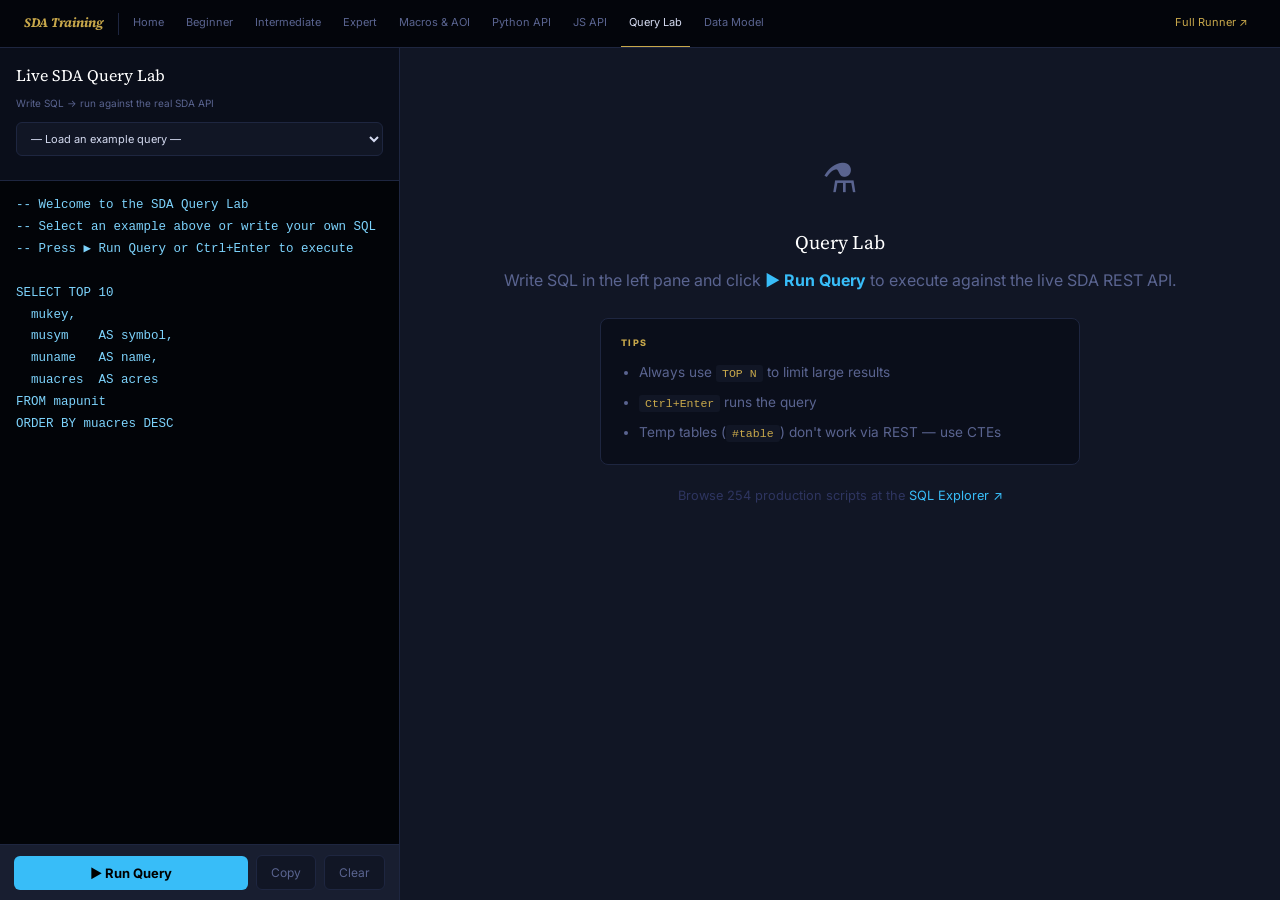
<file: docs/query-runner.html>
<!DOCTYPE html>
<html lang="en">
<head>
<meta charset="UTF-8">
<meta name="viewport" content="width=device-width, initial-scale=1">
<title>Query Lab — Live SDA Sandbox</title>
<link rel="stylesheet" href="assets/theme.css">
<style>
html,body{height:100%;overflow:hidden}
#shell{display:flex;flex-direction:column;height:100vh}
#panes{flex:1;display:flex;overflow:hidden}
#left{width:400px;flex-shrink:0;background:var(--panel);border-right:1px solid var(--border);display:flex;flex-direction:column;overflow:hidden}
#right{flex:1;overflow-y:auto;background:var(--panel2)}
#left-top{padding:14px 16px;border-bottom:1px solid var(--border)}
#example-select{width:100%;padding:8px 10px;background:var(--panel2);border:1px solid var(--border);color:var(--text);border-radius:6px;font-size:11px;font-family:var(--font);outline:none;cursor:pointer;margin-bottom:10px}
#example-select option{background:var(--panel2)}
#sql-ta{flex:1;background:#020408;color:#7dd3fc;font-family:'Courier New',monospace;font-size:12.5px;padding:14px 16px;border:none;outline:none;resize:none;line-height:1.75;width:100%}
#run-bar{padding:10px 14px;border-top:1px solid var(--border);display:flex;align-items:center;gap:8px;background:var(--panel3)}
#run-btn{flex:1;padding:9px;background:var(--accent);color:#000;border:none;border-radius:6px;font-size:13px;font-weight:700;cursor:pointer;font-family:var(--font)}
#run-btn:hover{background:#7dd3fc}
#run-btn:disabled{opacity:.5;cursor:not-allowed}
#copy-btn,#clear-btn{padding:9px 14px;background:var(--panel2);border:1px solid var(--border);color:var(--dim);border-radius:6px;font-size:12px;cursor:pointer;font-family:var(--font)}
#copy-btn:hover,#clear-btn:hover{border-color:var(--border2);color:var(--text)}
#result-area{padding:16px}
#result-status{padding:10px 14px;border-radius:6px;font-size:12px;margin-bottom:12px;display:flex;align-items:center;gap:8px}
.st-ok{background:rgba(34,197,94,.1);border:1px solid rgba(34,197,94,.3);color:var(--green)}
.st-err{background:rgba(239,68,68,.08);border:1px solid rgba(239,68,68,.3);color:var(--red)}
.st-wait{background:rgba(56,189,248,.08);border:1px solid rgba(56,189,248,.3);color:var(--accent)}
#result-table-wrap{overflow-x:auto;border-radius:6px;border:1px solid var(--border)}
#result-table{width:100%;border-collapse:collapse;font-size:11px}
#result-table th{background:var(--panel3);color:var(--dim);padding:7px 12px;text-align:left;font-size:9px;font-weight:800;text-transform:uppercase;letter-spacing:.08em;position:sticky;top:0;border-bottom:1px solid var(--border)}
#result-table td{padding:6px 12px;border-bottom:1px solid var(--border);color:var(--text)}
#result-table tr:hover td{background:var(--panel2)}
#empty-state{text-align:center;padding:80px 20px;color:var(--dim)}
#empty-state .ei{font-size:2.5rem;margin-bottom:14px}
#row-count{font-size:10px;color:var(--dimmer);margin-top:8px;text-align:right}
</style>
</head>
<body>
<div id="shell">
<nav id="nav">
  <a class="nav-logo" href="index.html">SDA Training</a>
  <div class="nav-sep"></div>
  <a class="nav-link" href="index.html">Home</a>
  <a class="nav-link" href="beginner.html">Beginner</a>
  <a class="nav-link" href="intermediate.html">Intermediate</a>
  <a class="nav-link" href="expert.html">Expert</a>
  <a class="nav-link" href="macros.html">Macros &amp; AOI</a>
  <a class="nav-link" href="api-python.html">Python API</a>
  <a class="nav-link" href="api-javascript.html">JS API</a>
  <a class="nav-link active" href="query-runner.html">Query Lab</a>
  <a class="nav-link" href="soil-model.html">Data Model</a>
  <div class="nav-space"></div>
  <a class="nav-link" href="https://jneme910.github.io/NRCS-Soil-Data-Access/sql-runner.html" target="_blank" rel="noopener" style="color:var(--soil)">Full Runner ↗</a>
</nav>

<div id="panes">
  <div id="left">
    <div id="left-top">
      <div style="font-family:var(--serif);font-size:1rem;color:#fff;margin-bottom:6px">Live SDA Query Lab</div>
      <div style="font-size:10px;color:var(--dim);margin-bottom:10px">Write SQL → run against the real SDA API</div>
      <select id="example-select">
        <option value="">— Load an example query —</option>
        <option value="hello">Hello World — Top 10 Map Units</option>
        <option value="survey">Survey Areas in Iowa</option>
        <option value="domcomp">Dominant Component — WI025</option>
        <option value="om">Organic Matter by Drainage Class</option>
        <option value="aws">Available Water Storage — WI025</option>
        <option value="nccpi">NCCPI Productivity — ND001</option>
        <option value="fsi">Fragile Soil Index — IA025</option>
        <option value="horizon">Full Horizon Profile — WI025</option>
      </select>
    </div>
    <textarea id="sql-ta" spellcheck="false">-- Welcome to the SDA Query Lab
-- Select an example above or write your own SQL
-- Press ▶ Run Query or Ctrl+Enter to execute

SELECT TOP 10
  mukey,
  musym    AS symbol,
  muname   AS name,
  muacres  AS acres
FROM mapunit
ORDER BY muacres DESC</textarea>
    <div id="run-bar">
      <button id="run-btn">▶ Run Query</button>
      <button id="copy-btn">Copy</button>
      <button id="clear-btn">Clear</button>
    </div>
  </div>

  <div id="right">
    <div id="result-area">
      <div id="empty-state">
        <div class="ei">⚗️</div>
        <div style="font-family:var(--serif);font-size:1.2rem;color:#fff;margin-bottom:8px">Query Lab</div>
        <p>Write SQL in the left pane and click <strong style="color:var(--accent)">▶ Run Query</strong> to execute against the live SDA REST API.</p>
        <div style="margin-top:24px;background:var(--panel);border:1px solid var(--border);border-radius:8px;padding:16px 20px;text-align:left;font-size:.85rem;max-width:480px;margin-left:auto;margin-right:auto">
          <div style="font-size:9px;font-weight:800;letter-spacing:.14em;text-transform:uppercase;color:var(--soil);margin-bottom:8px">Tips</div>
          <ul style="color:var(--dim);line-height:2.2;padding-left:18px">
            <li>Always use <code>TOP N</code> to limit large results</li>
            <li><code>Ctrl+Enter</code> runs the query</li>
            <li>Temp tables (<code>#table</code>) don't work via REST — use CTEs</li>
            </ul>
        </div>
        <div style="margin-top:20px;font-size:.8rem;color:var(--dimmer)">
          Browse 254 production scripts at the
          <a href="https://jneme910.github.io/NRCS-Soil-Data-Access/sql-explorer.html" target="_blank" style="color:var(--accent)">SQL Explorer ↗</a>
        </div>
        <div id="history-wrap" style="margin-top:14px;display:none">
          <div style="font-size:9px;font-weight:800;letter-spacing:.14em;text-transform:uppercase;color:var(--soil);margin-bottom:6px">Recent Queries</div>
          <div id="history-list"></div>
        </div>
      </div>
    </div>
  </div>
</div>
</div>

<script>
const SDA = 'https://sdmdataaccess.sc.egov.usda.gov/Tabular/post.rest';
const EXAMPLES = {
  hello: `SELECT TOP 10
  mukey,
  musym    AS symbol,
  muname   AS name,
  muacres  AS acres
FROM mapunit
ORDER BY muacres DESC`,
  survey: `SELECT
  areasymbol,
  areaname
FROM legend
WHERE areasymbol LIKE 'IA%'
ORDER BY areasymbol`,
  domcomp: `SELECT TOP 25
  mu.musym       AS symbol,
  mu.muname      AS map_unit_name,
  c.compname     AS dominant_soil,
  c.comppct_r    AS soil_pct,
  c.taxclname    AS taxonomy,
  c.drainagecl   AS drainage
FROM legend l
INNER JOIN mapunit   mu ON mu.lkey  = l.lkey
INNER JOIN component  c ON c.mukey  = mu.mukey
WHERE l.areasymbol  = 'WI025'
  AND c.majcompflag = 'Yes'
ORDER BY mu.musym, c.comppct_r DESC`,
  om: `SELECT
  c.drainagecl,
  COUNT(DISTINCT c.cokey)      AS component_count,
  ROUND(AVG(ch.om_r), 2)       AS avg_surface_om_pct,
  ROUND(MIN(ch.om_r), 2)       AS min_om,
  ROUND(MAX(ch.om_r), 2)       AS max_om
FROM legend l
INNER JOIN mapunit   mu ON mu.lkey  = l.lkey
INNER JOIN component  c ON c.mukey  = mu.mukey
INNER JOIN chorizon  ch ON ch.cokey = c.cokey
WHERE l.areasymbol LIKE 'IA%'
  AND c.majcompflag = 'Yes'
  AND ch.hzdept_r   = 0
  AND ch.om_r IS NOT NULL
GROUP BY c.drainagecl
ORDER BY avg_surface_om_pct DESC`,
  aws: `SELECT TOP 20
  mu.musym,
  mu.muname,
  c.compname,
  c.comppct_r,
  ROUND(SUM(
    CASE
      WHEN ch.hzdepb_r <= 150
        THEN (ch.hzdepb_r - ch.hzdept_r) * ISNULL(ch.awc_r, 0)
      WHEN ch.hzdept_r < 150
        THEN (150 - ch.hzdept_r) * ISNULL(ch.awc_r, 0)
      ELSE 0
    END
  ), 2) AS aws_0_150cm_inches
FROM legend l
INNER JOIN mapunit   mu ON mu.lkey  = l.lkey
INNER JOIN component  c ON c.mukey  = mu.mukey
INNER JOIN chorizon  ch ON ch.cokey = c.cokey
WHERE l.areasymbol  = 'WI025'
  AND c.majcompflag = 'Yes'
GROUP BY mu.musym, mu.muname, c.compname, c.comppct_r
ORDER BY aws_0_150cm_inches DESC`,
  nccpi: `SELECT TOP 25
  mu.musym,
  mu.muname,
  c.compname,
  c.comppct_r,
  ci.mrulename,
  ci.interphrc         AS rating_class,
  ROUND(ci.interphr, 3) AS numeric_rating
FROM legend l
INNER JOIN mapunit  mu ON mu.lkey  = l.lkey
INNER JOIN component c ON c.mukey  = mu.mukey
INNER JOIN cointerp ci ON ci.cokey = c.cokey
WHERE l.areasymbol  = 'ND001'
  AND c.majcompflag = 'Yes'
  AND ci.ruledepth  = 0
  AND ci.mrulename LIKE 'NCCPI%'
ORDER BY ci.interphr DESC`,
  fsi: `SELECT TOP 30
  mu.mukey,
  mu.musym,
  mu.muname,
  dom.interphrc         AS fsi_dominant_class,
  ROUND(dom.sum_pct, 1)  AS dominant_pct
FROM mapunit mu
INNER JOIN (
  SELECT c.mukey, ci.interphrc,
    SUM(c.comppct_r) AS sum_pct,
    ROW_NUMBER() OVER (PARTITION BY c.mukey ORDER BY SUM(c.comppct_r) DESC) AS rn
  FROM component c
  INNER JOIN cointerp ci ON ci.cokey = c.cokey
  WHERE ci.mrulename = 'Fragile Soil Index' AND ci.ruledepth = 0
    AND ci.interphrc IS NOT NULL
  GROUP BY c.mukey, ci.interphrc
) dom ON dom.mukey = mu.mukey AND dom.rn = 1
INNER JOIN legend l ON l.lkey = mu.lkey
WHERE l.areasymbol = 'IA025'
ORDER BY dom.sum_pct DESC`,
  horizon: `SELECT TOP 30
  mu.musym,
  c.compname,
  c.comppct_r,
  ch.hzname,
  ch.hzdept_r   AS top_cm,
  ch.hzdepb_r   AS bot_cm,
  ch.sandtotal_r AS sand_pct,
  ch.claytotal_r AS clay_pct,
  ch.om_r        AS om_pct,
  ch.awc_r       AS awc,
  ch.ph1to1h2o_r AS ph
FROM legend l
INNER JOIN mapunit   mu ON mu.lkey  = l.lkey
INNER JOIN component  c ON c.mukey  = mu.mukey
INNER JOIN chorizon  ch ON ch.cokey = c.cokey
WHERE l.areasymbol  = 'WI025'
  AND c.majcompflag = 'Yes'
ORDER BY mu.musym, c.comppct_r DESC, ch.hzdept_r`
};

const ta  = document.getElementById('sql-ta');
const sel = document.getElementById('example-select');
const btn = document.getElementById('run-btn');

// Load query from ?sql= URL param (linked from training lessons)
const _urlSql = new URLSearchParams(location.search).get('sql');
if (_urlSql) { ta.value = _urlSql; }

// ── QUERY HISTORY ──────────────────────────────────────────────────────────
const HISTORY_KEY = 'sda-query-history';
const HISTORY_MAX = 10;

function loadHistory() {
  try { return JSON.parse(localStorage.getItem(HISTORY_KEY) || '[]'); } catch { return []; }
}

function saveToHistory(sql) {
  let hist = loadHistory().filter(h => h.sql !== sql);
  hist.unshift({ sql, ts: Date.now() });
  hist = hist.slice(0, HISTORY_MAX);
  localStorage.setItem(HISTORY_KEY, JSON.stringify(hist));
  renderHistory();
}

function renderHistory() {
  const hist = loadHistory();
  const wrap = document.getElementById('history-wrap');
  const list = document.getElementById('history-list');
  if (!hist.length) { wrap.style.display = 'none'; return; }
  wrap.style.display = 'block';
  list.innerHTML = hist.map((h, i) => {
    const preview = h.sql.replace(/\s+/g,' ').trim().slice(0, 50);
    const age = _histAge(h.ts);
    return `<div style="padding:5px 0;border-bottom:1px solid var(--border);cursor:pointer;font-size:11px"
      onclick="ta.value=loadHistory()[${i}].sql"
      onmouseover="this.style.color='var(--accent)'" onmouseout="this.style.color=''">
      <div style="color:var(--text);white-space:nowrap;overflow:hidden;text-overflow:ellipsis">${preview}…</div>
      <div style="font-size:9px;color:var(--dimmer);margin-top:2px">${age}</div>
    </div>`;
  }).join('');
}

function _histAge(ts) {
  const s = Math.floor((Date.now() - ts) / 1000);
  if (s < 60) return 'just now';
  if (s < 3600) return Math.floor(s/60) + 'm ago';
  if (s < 86400) return Math.floor(s/3600) + 'h ago';
  return Math.floor(s/86400) + 'd ago';
}

renderHistory();

sel.addEventListener('change', () => {
  if (EXAMPLES[sel.value]) { ta.value = EXAMPLES[sel.value]; sel.value = ''; }
});

document.getElementById('copy-btn').addEventListener('click', () => {
  navigator.clipboard.writeText(ta.value);
});
document.getElementById('clear-btn').addEventListener('click', () => {
  ta.value = '';
  document.getElementById('result-area').innerHTML = '<div id="empty-state" style="text-align:center;padding:60px 20px;color:var(--dim)"><div style="font-size:2rem;margin-bottom:10px">✏️</div><p>Write a query and click Run</p></div>';
});

ta.addEventListener('keydown', e => {
  if ((e.ctrlKey || e.metaKey) && e.key === 'Enter') btn.click();
});

btn.addEventListener('click', async () => {
  const sql = ta.value.trim();
  if (!sql) return;
  btn.disabled = true;
  btn.innerHTML = '<span class="spin">⟳</span> Querying SDA…';
  const ra = document.getElementById('result-area');
  ra.innerHTML = '<div id="result-status" class="st-wait"><span class="spin">⟳</span> Connecting to SDA API…</div>';

  try {
    const body = new URLSearchParams({ query: sql, format: 'JSON' });
    const resp = await fetch(SDA, { method: 'POST', body });
    if (!resp.ok) {
      let msg = `HTTP ${resp.status}`;
      try { const t = await resp.text(); if (t) msg += ` — ${t.slice(0, 300)}`; } catch {}
      throw new Error(msg);
    }
    const data = await resp.json();
    btn.disabled = false;
    btn.innerHTML = '▶ Run Query';
    saveToHistory(sql);

    if (!data.Table || data.Table.length < 1) {
      ra.innerHTML = '<div id="result-status" class="st-ok">✓ Query executed — 0 rows returned</div>';
      return;
    }
    const [headers, ...rows] = data.Table;
    ra.innerHTML = `
      <div id="result-status" class="st-ok">✓ ${rows.length.toLocaleString()} row${rows.length!==1?'s':''} returned</div>
      <div id="result-table-wrap">
        <table id="result-table">
          <thead><tr>${headers.map(h=>`<th>${h||''}</th>`).join('')}</tr></thead>
          <tbody>${rows.slice(0,500).map(r=>
            `<tr>${r.map(c=>`<td>${c!=null?String(c):'—'}</td>`).join('')}</tr>`
          ).join('')}</tbody>
        </table>
      </div>
      ${rows.length>500?`<div id="row-count">Showing 500 of ${rows.length.toLocaleString()} rows — use TOP to limit</div>`:''}
    `;
  } catch(e) {
    btn.disabled = false;
    btn.innerHTML = '▶ Run Query';
    ra.innerHTML = `<div id="result-status" class="st-err">
      ✗ ${e.message}<br>
      <small style="display:block;margin-top:6px;color:var(--dim)">
        Queries with syntax errors will show the server error message.</div>`;
  }
});
</script>
</body>
</html>
</file>
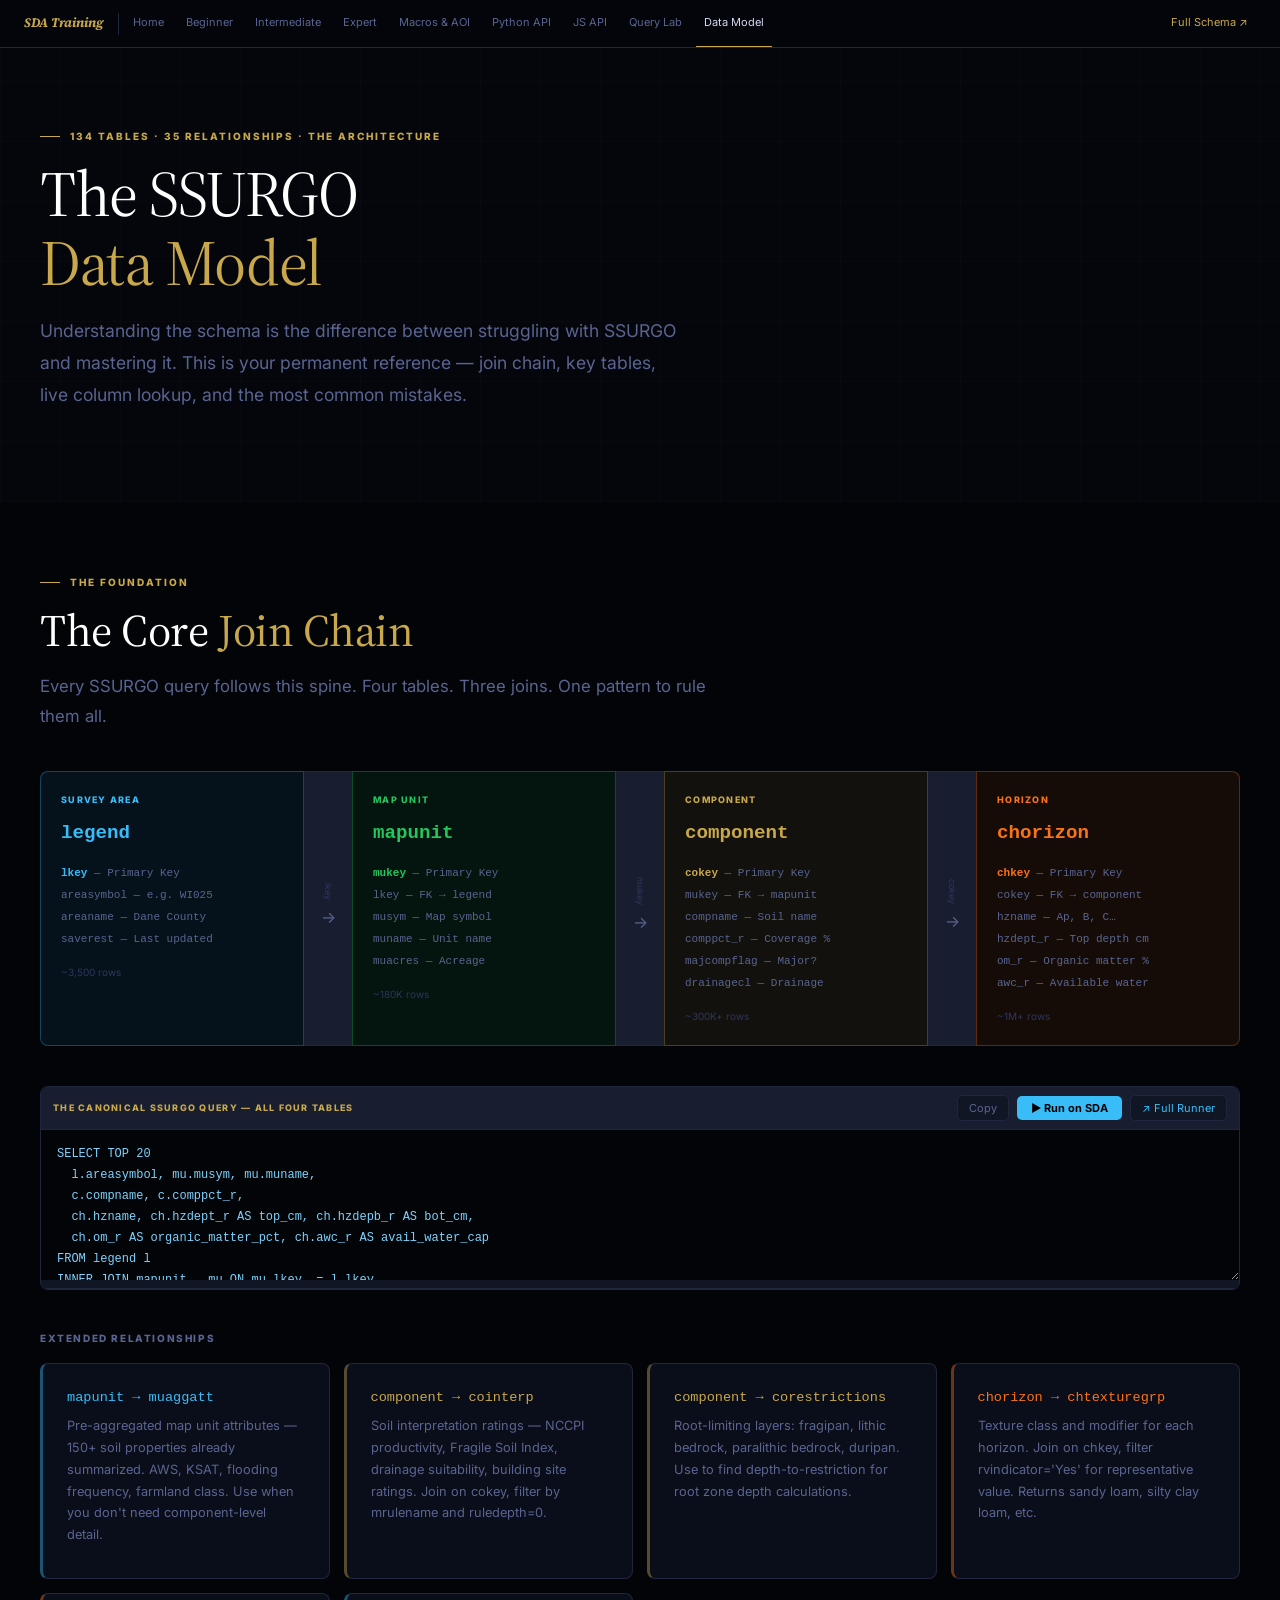
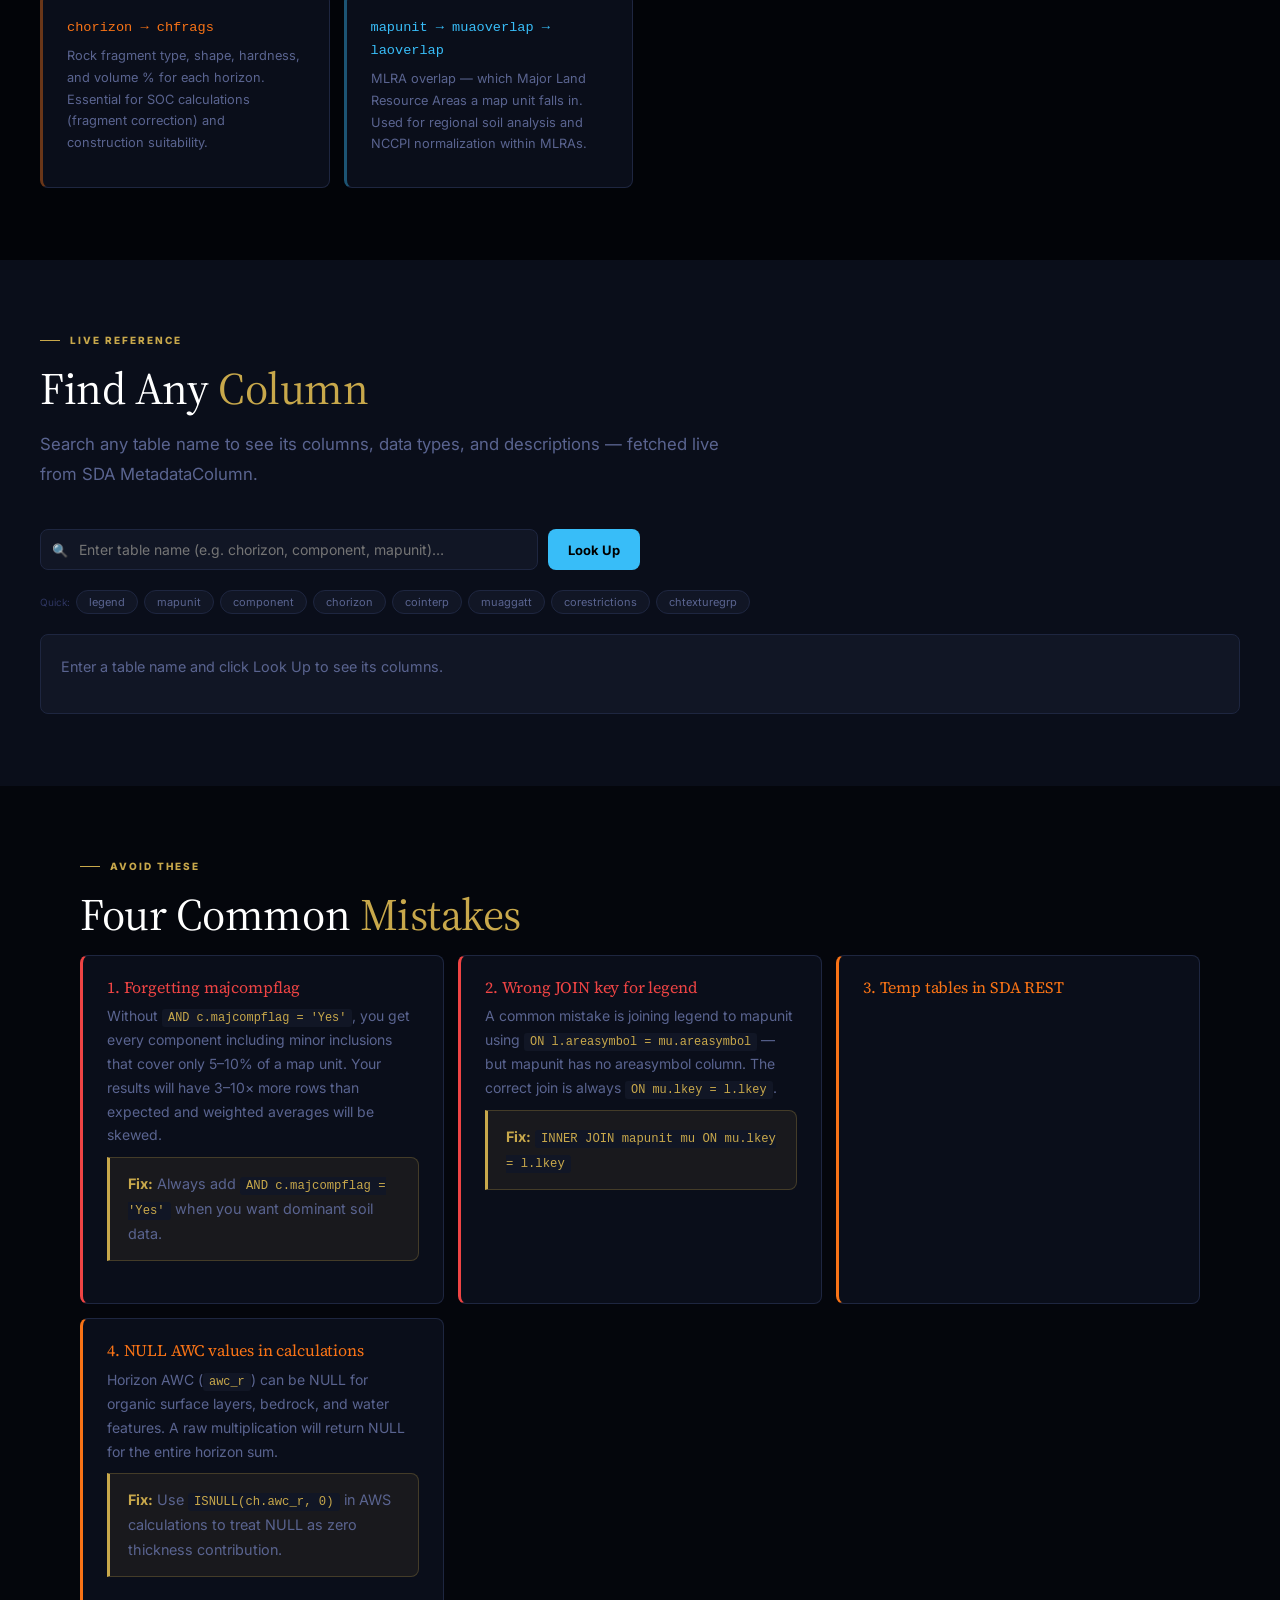
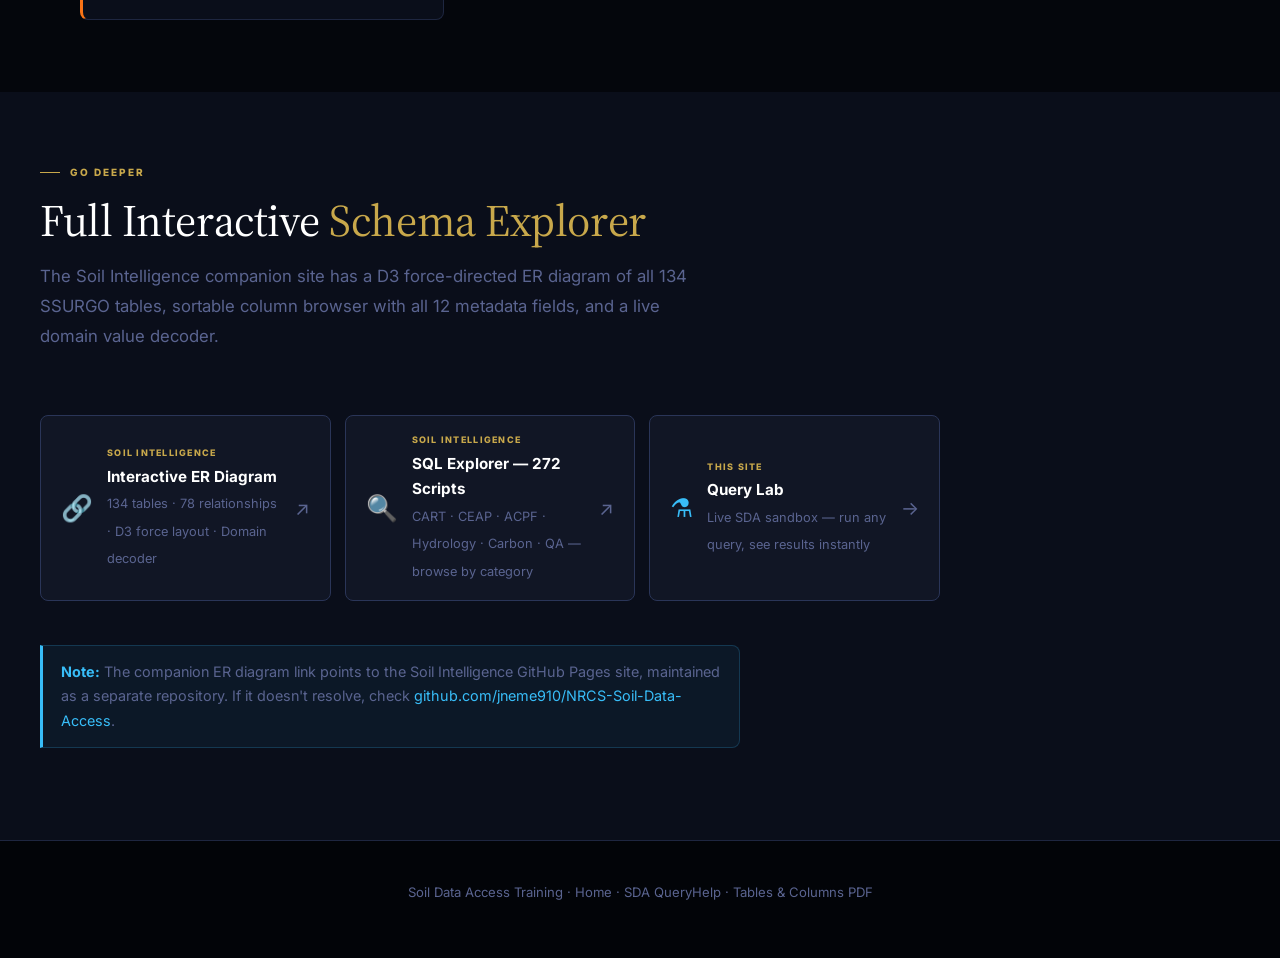
<file: docs/soil-model.html>
<!DOCTYPE html>
<html lang="en">
<head>
<meta charset="UTF-8">
<meta name="viewport" content="width=device-width, initial-scale=1">
<title>SSURGO Data Model Reference — SDA Training</title>
<link rel="stylesheet" href="assets/theme.css">
</head>
<body>
<nav id="nav">
  <a class="nav-logo" href="index.html">SDA Training</a>
  <div class="nav-sep"></div>
  <a class="nav-link" href="index.html">Home</a>
  <a class="nav-link" href="beginner.html">Beginner</a>
  <a class="nav-link" href="intermediate.html">Intermediate</a>
  <a class="nav-link" href="expert.html">Expert</a>
  <a class="nav-link" href="macros.html">Macros &amp; AOI</a>
  <a class="nav-link" href="api-python.html">Python API</a>
  <a class="nav-link" href="api-javascript.html">JS API</a>
  <a class="nav-link" href="query-runner.html">Query Lab</a>
  <a class="nav-link active" href="soil-model.html">Data Model</a>
  <div class="nav-space"></div>
  <a class="nav-link" href="https://jneme910.github.io/NRCS-Soil-Data-Access/data-models.html" target="_blank" rel="noopener" style="color:var(--soil)">Full Schema ↗</a>
</nav>

<section class="hero darker">
  <div class="hero-grid-bg"></div>
  <div class="hero-inner">
    <div class="eyebrow">134 Tables · 35 Relationships · The Architecture</div>
    <h1>The SSURGO<br><em>Data Model</em></h1>
    <p class="lead">Understanding the schema is the difference between struggling with SSURGO and mastering it. This is your permanent reference — join chain, key tables, live column lookup, and the most common mistakes.</p>
  </div>
</section>

<!-- Core Join Chain -->
<section class="section darker">
  <div class="eyebrow">The Foundation</div>
  <h2 class="section-h2">The Core <em>Join Chain</em></h2>
  <p class="lead">Every SSURGO query follows this spine. Four tables. Three joins. One pattern to rule them all.</p>

  <!-- Visual diagram -->
  <div style="overflow-x:auto;padding-bottom:8px;margin-bottom:32px">
    <div style="display:flex;align-items:stretch;gap:0;min-width:720px">
      <!-- legend -->
      <div style="flex:1;background:rgba(56,189,248,.08);border:1px solid rgba(56,189,248,.3);border-radius:8px 0 0 8px;padding:20px 20px">
        <div style="font-size:9px;font-weight:800;letter-spacing:.14em;text-transform:uppercase;color:#38bdf8;margin-bottom:10px">Survey Area</div>
        <div style="font-family:var(--mono);font-size:1.2rem;color:#38bdf8;font-weight:700;margin-bottom:12px">legend</div>
        <div style="font-size:11px;color:var(--dim);line-height:2;font-family:var(--mono)">
          <strong style="color:#38bdf8">lkey</strong> — Primary Key<br>
          areasymbol — e.g. WI025<br>
          areaname — Dane County<br>
          saverest — Last updated
        </div>
        <div style="margin-top:14px;font-size:10px;color:var(--dimmer)">~3,500 rows</div>
      </div>
      <div style="width:48px;display:flex;flex-direction:column;align-items:center;justify-content:center;background:var(--panel3);border-top:1px solid var(--border);border-bottom:1px solid var(--border)">
        <div style="font-size:9px;color:var(--dimmer);writing-mode:vertical-lr;text-align:center">lkey</div>
        <div style="color:var(--dim);font-size:16px;margin:4px 0">→</div>
      </div>
      <!-- mapunit -->
      <div style="flex:1;background:rgba(34,197,94,.08);border:1px solid rgba(34,197,94,.3);border-top:1px solid rgba(34,197,94,.3);border-bottom:1px solid rgba(34,197,94,.3);padding:20px">
        <div style="font-size:9px;font-weight:800;letter-spacing:.14em;text-transform:uppercase;color:#22c55e;margin-bottom:10px">Map Unit</div>
        <div style="font-family:var(--mono);font-size:1.2rem;color:#22c55e;font-weight:700;margin-bottom:12px">mapunit</div>
        <div style="font-size:11px;color:var(--dim);line-height:2;font-family:var(--mono)">
          <strong style="color:#22c55e">mukey</strong> — Primary Key<br>
          lkey — FK → legend<br>
          musym — Map symbol<br>
          muname — Unit name<br>
          muacres — Acreage
        </div>
        <div style="margin-top:14px;font-size:10px;color:var(--dimmer)">~180K rows</div>
      </div>
      <div style="width:48px;display:flex;flex-direction:column;align-items:center;justify-content:center;background:var(--panel3);border-top:1px solid var(--border);border-bottom:1px solid var(--border)">
        <div style="font-size:9px;color:var(--dimmer);writing-mode:vertical-lr;text-align:center">mukey</div>
        <div style="color:var(--dim);font-size:16px;margin:4px 0">→</div>
      </div>
      <!-- component -->
      <div style="flex:1;background:rgba(200,168,75,.08);border:1px solid rgba(200,168,75,.3);border-top:1px solid rgba(200,168,75,.3);border-bottom:1px solid rgba(200,168,75,.3);padding:20px">
        <div style="font-size:9px;font-weight:800;letter-spacing:.14em;text-transform:uppercase;color:#c8a84b;margin-bottom:10px">Component</div>
        <div style="font-family:var(--mono);font-size:1.2rem;color:#c8a84b;font-weight:700;margin-bottom:12px">component</div>
        <div style="font-size:11px;color:var(--dim);line-height:2;font-family:var(--mono)">
          <strong style="color:#c8a84b">cokey</strong> — Primary Key<br>
          mukey — FK → mapunit<br>
          compname — Soil name<br>
          comppct_r — Coverage %<br>
          majcompflag — Major?<br>
          drainagecl — Drainage
        </div>
        <div style="margin-top:14px;font-size:10px;color:var(--dimmer)">~300K+ rows</div>
      </div>
      <div style="width:48px;display:flex;flex-direction:column;align-items:center;justify-content:center;background:var(--panel3);border-top:1px solid var(--border);border-bottom:1px solid var(--border)">
        <div style="font-size:9px;color:var(--dimmer);writing-mode:vertical-lr;text-align:center">cokey</div>
        <div style="color:var(--dim);font-size:16px;margin:4px 0">→</div>
      </div>
      <!-- chorizon -->
      <div style="flex:1;background:rgba(249,115,22,.08);border:1px solid rgba(249,115,22,.3);border-radius:0 8px 8px 0;padding:20px">
        <div style="font-size:9px;font-weight:800;letter-spacing:.14em;text-transform:uppercase;color:#f97316;margin-bottom:10px">Horizon</div>
        <div style="font-family:var(--mono);font-size:1.2rem;color:#f97316;font-weight:700;margin-bottom:12px">chorizon</div>
        <div style="font-size:11px;color:var(--dim);line-height:2;font-family:var(--mono)">
          <strong style="color:#f97316">chkey</strong> — Primary Key<br>
          cokey — FK → component<br>
          hzname — Ap, B, C…<br>
          hzdept_r — Top depth cm<br>
          om_r — Organic matter %<br>
          awc_r — Available water
        </div>
        <div style="margin-top:14px;font-size:10px;color:var(--dimmer)">~1M+ rows</div>
      </div>
    </div>
  </div>

  <!-- The canonical query -->
  <div class="sql-panel reveal">
    <div class="sql-toolbar">
      <span class="sql-toolbar-label">The Canonical SSURGO Query — All Four Tables</span>
      <button class="btn-copy">Copy</button>
      <button class="btn-run">▶ Run on SDA</button>
    </div>
    <textarea class="sql-editor" style="height:150px">SELECT TOP 20
  l.areasymbol, mu.musym, mu.muname,
  c.compname, c.comppct_r,
  ch.hzname, ch.hzdept_r AS top_cm, ch.hzdepb_r AS bot_cm,
  ch.om_r AS organic_matter_pct, ch.awc_r AS avail_water_cap
FROM legend l
INNER JOIN mapunit   mu ON mu.lkey  = l.lkey
INNER JOIN component  c ON c.mukey  = mu.mukey
LEFT  JOIN chorizon  ch ON ch.cokey = c.cokey
WHERE l.areasymbol = 'WI025' AND c.majcompflag = 'Yes'
ORDER BY mu.musym, c.comppct_r DESC, ch.hzdept_r</textarea>
    <div class="sql-result"></div>
  </div>

  <!-- Extended joins -->
  <div style="margin-top:40px">
    <div style="font-size:10px;font-weight:800;letter-spacing:.16em;text-transform:uppercase;color:var(--dim);margin-bottom:16px">Extended Relationships</div>
    <div class="card-grid">
      <div class="card" style="border-left:3px solid rgba(56,189,248,.4)">
        <div style="font-family:var(--mono);font-size:.85rem;color:#38bdf8;margin-bottom:6px">mapunit → muaggatt</div>
        <p style="font-size:.8rem">Pre-aggregated map unit attributes — 150+ soil properties already summarized. AWS, KSAT, flooding frequency, farmland class. Use when you don't need component-level detail.</p>
      </div>
      <div class="card" style="border-left:3px solid rgba(200,168,75,.4)">
        <div style="font-family:var(--mono);font-size:.85rem;color:#c8a84b;margin-bottom:6px">component → cointerp</div>
        <p style="font-size:.8rem">Soil interpretation ratings — NCCPI productivity, Fragile Soil Index, drainage suitability, building site ratings. Join on cokey, filter by mrulename and ruledepth=0.</p>
      </div>
      <div class="card" style="border-left:3px solid rgba(200,168,75,.4)">
        <div style="font-family:var(--mono);font-size:.85rem;color:#c8a84b;margin-bottom:6px">component → corestrictions</div>
        <p style="font-size:.8rem">Root-limiting layers: fragipan, lithic bedrock, paralithic bedrock, duripan. Use to find depth-to-restriction for root zone depth calculations.</p>
      </div>
      <div class="card" style="border-left:3px solid rgba(249,115,22,.4)">
        <div style="font-family:var(--mono);font-size:.85rem;color:#f97316;margin-bottom:6px">chorizon → chtexturegrp</div>
        <p style="font-size:.8rem">Texture class and modifier for each horizon. Join on chkey, filter rvindicator='Yes' for representative value. Returns sandy loam, silty clay loam, etc.</p>
      </div>
      <div class="card" style="border-left:3px solid rgba(249,115,22,.4)">
        <div style="font-family:var(--mono);font-size:.85rem;color:#f97316;margin-bottom:6px">chorizon → chfrags</div>
        <p style="font-size:.8rem">Rock fragment type, shape, hardness, and volume % for each horizon. Essential for SOC calculations (fragment correction) and construction suitability.</p>
      </div>
      <div class="card" style="border-left:3px solid rgba(56,189,248,.4)">
        <div style="font-family:var(--mono);font-size:.85rem;color:#38bdf8;margin-bottom:6px">mapunit → muaoverlap → laoverlap</div>
        <p style="font-size:.8rem">MLRA overlap — which Major Land Resource Areas a map unit falls in. Used for regional soil analysis and NCCPI normalization within MLRAs.</p>
      </div>
    </div>
  </div>
</section>

<!-- Live Column Lookup -->
<section class="section dark">
  <div class="eyebrow">Live Reference</div>
  <h2 class="section-h2">Find Any <em>Column</em></h2>
  <p class="lead">Search any table name to see its columns, data types, and descriptions — fetched live from SDA MetadataColumn.</p>

  <div style="display:flex;gap:10px;margin-bottom:20px;max-width:600px">
    <div style="position:relative;flex:1">
      <span style="position:absolute;left:12px;top:50%;transform:translateY(-50%);color:var(--dim);font-size:13px">🔍</span>
      <input id="tbl-search" type="text" placeholder="Enter table name (e.g. chorizon, component, mapunit)…"
        style="width:100%;padding:11px 14px 11px 38px;background:var(--panel2);border:1px solid var(--border);color:var(--text);border-radius:8px;font-size:14px;outline:none;font-family:var(--font)">
    </div>
    <button id="tbl-lookup-btn" style="padding:11px 20px;background:var(--accent);color:#000;border:none;border-radius:8px;font-weight:700;font-size:13px;cursor:pointer;font-family:var(--font)">Look Up</button>
  </div>

  <div style="display:flex;flex-wrap:wrap;gap:6px;margin-bottom:20px">
    <span style="font-size:10px;color:var(--dimmer);align-self:center">Quick:</span>
    <button class="quick-tbl" style="padding:4px 12px;border:1px solid var(--border);border-radius:999px;background:var(--panel2);color:var(--dim);font-size:11px;cursor:pointer;font-family:var(--font)">legend</button>
    <button class="quick-tbl" style="padding:4px 12px;border:1px solid var(--border);border-radius:999px;background:var(--panel2);color:var(--dim);font-size:11px;cursor:pointer;font-family:var(--font)">mapunit</button>
    <button class="quick-tbl" style="padding:4px 12px;border:1px solid var(--border);border-radius:999px;background:var(--panel2);color:var(--dim);font-size:11px;cursor:pointer;font-family:var(--font)">component</button>
    <button class="quick-tbl" style="padding:4px 12px;border:1px solid var(--border);border-radius:999px;background:var(--panel2);color:var(--dim);font-size:11px;cursor:pointer;font-family:var(--font)">chorizon</button>
    <button class="quick-tbl" style="padding:4px 12px;border:1px solid var(--border);border-radius:999px;background:var(--panel2);color:var(--dim);font-size:11px;cursor:pointer;font-family:var(--font)">cointerp</button>
    <button class="quick-tbl" style="padding:4px 12px;border:1px solid var(--border);border-radius:999px;background:var(--panel2);color:var(--dim);font-size:11px;cursor:pointer;font-family:var(--font)">muaggatt</button>
    <button class="quick-tbl" style="padding:4px 12px;border:1px solid var(--border);border-radius:999px;background:var(--panel2);color:var(--dim);font-size:11px;cursor:pointer;font-family:var(--font)">corestrictions</button>
    <button class="quick-tbl" style="padding:4px 12px;border:1px solid var(--border);border-radius:999px;background:var(--panel2);color:var(--dim);font-size:11px;cursor:pointer;font-family:var(--font)">chtexturegrp</button>
  </div>

  <div id="col-result" style="background:var(--panel2);border:1px solid var(--border);border-radius:8px;padding:20px;min-height:80px;color:var(--dim);font-size:.9rem">
    Enter a table name and click Look Up to see its columns.
  </div>
</section>

<!-- Common Mistakes -->
<section class="section">
  <div class="eyebrow">Avoid These</div>
  <h2 class="section-h2">Four Common <em>Mistakes</em></h2>
  <div class="card-grid">
    <div class="card" style="border-left:3px solid var(--red)">
      <h3 style="color:var(--red)">1. Forgetting majcompflag</h3>
      <p>Without <code>AND c.majcompflag = 'Yes'</code>, you get every component including minor inclusions that cover only 5–10% of a map unit. Your results will have 3–10× more rows than expected and weighted averages will be skewed.</p>
      <div class="tip" style="margin-top:8px"><strong>Fix:</strong> Always add <code>AND c.majcompflag = 'Yes'</code> when you want dominant soil data.</div>
    </div>
    <div class="card" style="border-left:3px solid var(--red)">
      <h3 style="color:var(--red)">2. Wrong JOIN key for legend</h3>
      <p>A common mistake is joining legend to mapunit using <code>ON l.areasymbol = mu.areasymbol</code> — but mapunit has no areasymbol column. The correct join is always <code>ON mu.lkey = l.lkey</code>.</p>
      <div class="tip" style="margin-top:8px"><strong>Fix:</strong> <code>INNER JOIN mapunit mu ON mu.lkey = l.lkey</code></div>
    </div>
    <div class="card" style="border-left:3px solid var(--orange)">
      <h3 style="color:var(--orange)">3. Temp tables in SDA REST</h3>
      </div>
    <div class="card" style="border-left:3px solid var(--orange)">
      <h3 style="color:var(--orange)">4. NULL AWC values in calculations</h3>
      <p>Horizon AWC (<code>awc_r</code>) can be NULL for organic surface layers, bedrock, and water features. A raw multiplication will return NULL for the entire horizon sum.</p>
      <div class="tip" style="margin-top:8px"><strong>Fix:</strong> Use <code>ISNULL(ch.awc_r, 0)</code> in AWS calculations to treat NULL as zero thickness contribution.</div>
    </div>
  </div>
</section>

<!-- Companion -->
<section class="section dark">
  <div class="eyebrow">Go Deeper</div>
  <h2 class="section-h2">Full Interactive <em>Schema Explorer</em></h2>
  <p class="lead">The Soil Intelligence companion site has a D3 force-directed ER diagram of all 134 SSURGO tables, sortable column browser with all 12 metadata fields, and a live domain value decoder.</p>
  <div class="card-grid" style="grid-template-columns:repeat(auto-fit,minmax(220px,1fr));max-width:900px">
    <a href="https://jneme910.github.io/NRCS-Soil-Data-Access/data-models.html" target="_blank" rel="noopener" class="companion-box card" style="text-decoration:none">
      <span class="companion-icon">🔗</span>
      <div class="companion-body">
        <div class="label">Soil Intelligence</div>
        <strong>Interactive ER Diagram</strong>
        <span>134 tables · 78 relationships · D3 force layout · Domain decoder</span>
      </div>
      <span class="companion-arrow">↗</span>
    </a>
    <a href="https://jneme910.github.io/NRCS-Soil-Data-Access/sql-explorer.html" target="_blank" rel="noopener" class="companion-box card" style="text-decoration:none">
      <span class="companion-icon">🔍</span>
      <div class="companion-body">
        <div class="label">Soil Intelligence</div>
        <strong>SQL Explorer — 272 Scripts</strong>
        <span>CART · CEAP · ACPF · Hydrology · Carbon · QA — browse by category</span>
      </div>
      <span class="companion-arrow">↗</span>
    </a>
    <a href="query-runner.html" class="companion-box card" style="text-decoration:none">
      <span class="companion-icon">⚗️</span>
      <div class="companion-body">
        <div class="label">This Site</div>
        <strong>Query Lab</strong>
        <span>Live SDA sandbox — run any query, see results instantly</span>
      </div>
      <span class="companion-arrow">→</span>
    </a>
  </div>
  <div class="note" style="max-width:700px;margin-top:20px"><strong>Note:</strong> The companion ER diagram link points to the Soil Intelligence GitHub Pages site, maintained as a separate repository. If it doesn't resolve, check <a href="https://github.com/jneme910/NRCS-Soil-Data-Access" target="_blank">github.com/jneme910/NRCS-Soil-Data-Access</a>.</div>
</section>

<footer>
  <p>Soil Data Access Training · <a href="index.html">Home</a> · <a href="https://sdmdataaccess.nrcs.usda.gov/QueryHelp.aspx" target="_blank">SDA QueryHelp</a> · <a href="https://sdmdataaccess.nrcs.usda.gov/documents/TablesAndColumnsReport.pdf" target="_blank">Tables &amp; Columns PDF</a></p>
</footer>

<script src="assets/sda-runner.js"></script>
<script>
const SDA = 'https://sdmdataaccess.sc.egov.usda.gov/Tabular/post.rest';
const inp = document.getElementById('tbl-search');
const btn = document.getElementById('tbl-lookup-btn');
const res = document.getElementById('col-result');

async function lookupTable(tbl) {
  if (!tbl) return;
  res.innerHTML = '<span class="spin">⟳</span> Loading columns from SDA…';
  try {
    const sql = `SELECT ColumnOrdinalPosition, ColumnPhysicalName, ColumnLabel, ColumnLogicalDataType, ColumnSize, PrimaryKeyFlag, NotNullFlag, ColumnDescription FROM MetadataColumn WHERE TablePhysicalName='${tbl}' ORDER BY ColumnOrdinalPosition`;
    const body = new URLSearchParams({ query: sql, format: 'JSON+COLUMNNAME' });
    const resp = await fetch(SDA, { method: 'POST', body });
    const data = await resp.json();
    if (!data.Table || data.Table.length < 3) {
      res.innerHTML = `<span style="color:var(--red)">Table "${tbl}" not found in SDA MetadataColumn.</span>`;
      return;
    }
    const [, , ...rows] = data.Table;
    res.innerHTML = `
      <div style="font-size:10px;font-weight:800;letter-spacing:.14em;text-transform:uppercase;color:var(--soil);margin-bottom:12px">
        ${tbl} — ${rows.length} columns
      </div>
      <div style="overflow-x:auto">
        <table style="width:100%;border-collapse:collapse;font-size:12px">
          <thead><tr>
            <th style="background:var(--panel3);padding:7px 12px;text-align:left;font-size:10px;font-weight:700;text-transform:uppercase;letter-spacing:.06em;color:var(--dim);border-bottom:1px solid var(--border)">#</th>
            <th style="background:var(--panel3);padding:7px 12px;text-align:left;font-size:10px;font-weight:700;text-transform:uppercase;letter-spacing:.06em;color:var(--dim);border-bottom:1px solid var(--border)">Physical Name</th>
            <th style="background:var(--panel3);padding:7px 12px;text-align:left;font-size:10px;font-weight:700;text-transform:uppercase;letter-spacing:.06em;color:var(--dim);border-bottom:1px solid var(--border)">Label</th>
            <th style="background:var(--panel3);padding:7px 12px;text-align:left;font-size:10px;font-weight:700;text-transform:uppercase;letter-spacing:.06em;color:var(--dim);border-bottom:1px solid var(--border)">Type</th>
            <th style="background:var(--panel3);padding:7px 12px;text-align:left;font-size:10px;font-weight:700;text-transform:uppercase;letter-spacing:.06em;color:var(--dim);border-bottom:1px solid var(--border)">Description</th>
          </tr></thead>
          <tbody>${rows.map(r => `
            <tr style="border-bottom:1px solid var(--border)">
              <td style="padding:6px 12px;color:var(--dimmer);font-size:11px">${r[0]}</td>
              <td style="padding:6px 12px;font-family:Courier New,monospace;font-size:12px;color:${r[5]==='Yes'?'#f59e0b':'#38bdf8'}">${r[1]}${r[5]==='Yes'?' <span style="font-size:9px;background:rgba(245,158,11,.15);border:1px solid rgba(245,158,11,.3);color:#f59e0b;padding:1px 5px;border-radius:3px;margin-left:4px">PK</span>':''}</td>
              <td style="padding:6px 12px;color:var(--text);font-size:11px">${r[2]||''}</td>
              <td style="padding:6px 12px;font-family:Courier New,monospace;font-size:11px;color:#f97316">${r[3]||''}${r[4]?`(${r[4]})`:''}${r[6]==='Yes'?' <span style="color:#22c55e;font-size:10px">NN</span>':''}</td>
              <td style="padding:6px 12px;color:var(--dim);font-size:11px;max-width:320px">${(r[7]||'').slice(0,200)}</td>
            </tr>`).join('')}
          </tbody>
        </table>
      </div>`;
  } catch(e) {
    res.innerHTML = `<span style="color:var(--red)">Error: ${e.message}</span>`;
  }
}

btn.addEventListener('click', () => lookupTable(inp.value.trim().toLowerCase()));
inp.addEventListener('keydown', e => { if (e.key==='Enter') btn.click(); });
document.querySelectorAll('.quick-tbl').forEach(b => {
  b.addEventListener('click', () => { inp.value = b.textContent; lookupTable(b.textContent); });
  b.addEventListener('mouseenter', () => b.style.borderColor='var(--accent)');
  b.addEventListener('mouseleave', () => b.style.borderColor='var(--border)');
});
</script>
</body>
</html>
</file>
<file: docs/assets/theme.css>
/* SDA Training Resources — Dark Cinematic Theme
   Standalone — no dependency on NRCS-Soil-Data-Access repo */
@import url("https://fonts.googleapis.com/css2?family=Inter:wght@400;500;600;700;800&family=Source+Serif+4:opsz,wght@8..60,400;8..60,600&display=swap");

:root {
  --bg:#04060c; --panel:#0a0e1a; --panel2:#111625; --panel3:#181e30;
  --border:#1e2640; --border2:#2a3558;
  --text:#d4daf0; --dim:#5a6490; --dimmer:#2e3560;
  --accent:#38bdf8; --accent2:#a78bfa;
  --green:#22c55e; --soil:#c8a84b; --soil2:#8b5e2a;
  --red:#ef4444; --orange:#f97316; --gold:#f59e0b;
  --font:'Inter',system-ui,sans-serif;
  --serif:'Source Serif 4',Georgia,serif;
  --mono:'Courier New','Fira Code',monospace;
  --radius:8px; --shadow:0 8px 32px rgba(0,0,0,.6);
}

*{box-sizing:border-box;margin:0;padding:0}
html{scroll-behavior:smooth}
body{background:var(--bg);color:var(--text);font-family:var(--font);line-height:1.7;overflow-x:hidden}

/* Scrollbar */
::-webkit-scrollbar{width:5px;height:5px}
::-webkit-scrollbar-track{background:transparent}
::-webkit-scrollbar-thumb{background:var(--border2);border-radius:3px}
::-webkit-scrollbar-thumb:hover{background:var(--dim)}
*{scrollbar-width:thin;scrollbar-color:var(--border2) transparent}

/* Typography */
h1,h2,h3,h4{font-family:var(--serif);font-weight:400;letter-spacing:-.01em;color:#fff;line-height:1.15}
p{margin-bottom:.9rem;color:var(--dim)}
a{color:var(--accent);text-decoration:none}
a:hover{color:#7dd3fc}
code{font-family:var(--mono);font-size:.85em;background:var(--panel2);padding:2px 6px;border-radius:3px;color:var(--soil)}
pre{background:#020408;border:1px solid var(--border);border-radius:var(--radius);padding:16px 18px;font-family:var(--mono);font-size:12.5px;color:#7dd3fc;overflow-x:auto;line-height:1.75}
pre code{background:none;padding:0;color:inherit;font-size:inherit}

/* Nav */
#nav{position:sticky;top:0;z-index:500;height:48px;background:rgba(4,6,12,.97);border-bottom:1px solid var(--border);backdrop-filter:blur(14px);display:flex;align-items:center;padding:0 24px;gap:6px;overflow-x:auto}
.nav-logo{font-family:var(--serif);font-size:13px;font-style:italic;color:var(--soil);font-weight:700;text-decoration:none;flex-shrink:0;margin-right:8px}
.nav-link{font-size:11px;color:var(--dim);text-decoration:none;padding:0 8px;height:48px;display:flex;align-items:center;border-bottom:2px solid transparent;transition:color .15s;white-space:nowrap}
.nav-link:hover{color:var(--text)}
.nav-link.active{color:var(--text);border-bottom-color:var(--soil)}
.nav-link.hot{color:var(--green);font-weight:700}
.nav-sep{width:1px;height:22px;background:var(--border);flex-shrink:0}
.nav-space{flex:1}

/* Sections */
.section{max-width:1200px;margin:0 auto;padding:72px 40px}
.section.wide{max-width:1400px}
.section.dark{background:var(--panel);max-width:none}
.section.darker{background:#020408;max-width:none}
.section-inner{max-width:1200px;margin:0 auto;padding:72px 40px}
.eyebrow{font-size:10px;font-weight:800;letter-spacing:.2em;text-transform:uppercase;color:var(--soil);margin-bottom:14px;display:flex;align-items:center;gap:10px}
.eyebrow::before{content:'';width:20px;height:1px;background:var(--soil)}
.section-h2{font-family:var(--serif);font-size:clamp(1.8rem,3.5vw,3rem);margin-bottom:14px}
.section-h2 em{color:var(--soil);font-style:normal}
.lead{font-size:1.05rem;color:var(--dim);max-width:62ch;line-height:1.8;margin-bottom:40px}

/* Cards */
.card-grid{display:grid;grid-template-columns:repeat(auto-fit,minmax(280px,1fr));gap:14px}
.card{background:var(--panel);border:1px solid var(--border);border-radius:var(--radius);padding:22px 24px;transition:border-color .18s,transform .18s}
.card:hover{border-color:var(--border2);transform:translateY(-2px)}
.card h3{font-size:1rem;color:#fff;margin-bottom:8px}
.card p{font-size:.875rem;color:var(--dim);margin-bottom:10px}

/* Lesson panel */
.lesson{background:var(--panel);border:1px solid var(--border);border-radius:var(--radius);margin-bottom:24px;overflow:hidden}
.lesson-header{padding:20px 24px;border-bottom:1px solid var(--border);display:flex;align-items:center;gap:14px;cursor:pointer}
.lesson-num{font-family:var(--serif);font-size:1.8rem;color:var(--soil);line-height:1;min-width:36px}
.lesson-title{flex:1}
.lesson-title h3{font-size:1.1rem;color:#fff;margin-bottom:3px}
.lesson-title p{font-size:.82rem;color:var(--dim);margin:0}
.lesson-tag{font-size:9px;font-weight:800;letter-spacing:.12em;padding:3px 9px;border-radius:10px;border:1px solid;flex-shrink:0}
.tag-beginner{color:var(--green);border-color:rgba(34,197,94,.35)}
.tag-intermediate{color:var(--gold);border-color:rgba(245,158,11,.35)}
.tag-expert{color:var(--red);border-color:rgba(239,68,68,.35)}
.tag-python{color:#60a5fa;border-color:rgba(96,165,250,.35)}
.tag-javascript{color:#fbbf24;border-color:rgba(251,191,36,.35)}
.lesson-body{padding:24px;display:none}
.lesson-body.open{display:block}
.lesson-expand{font-size:12px;color:var(--dim);transition:transform .2s}
.lesson-header:hover .lesson-expand{color:var(--text)}

/* SQL runner */
.sql-panel{background:var(--panel2);border:1px solid var(--border);border-radius:var(--radius);overflow:hidden;margin:16px 0}
.sql-toolbar{display:flex;align-items:center;gap:8px;padding:8px 12px;border-bottom:1px solid var(--border);background:var(--panel3)}
.sql-toolbar-label{font-size:9px;font-weight:800;letter-spacing:.14em;text-transform:uppercase;color:var(--soil);flex:1}
.btn-run{padding:5px 14px;background:var(--accent);color:#000;border:none;border-radius:5px;font-size:11px;font-weight:700;cursor:pointer;font-family:var(--font);transition:all .15s;display:flex;align-items:center;gap:5px}
.btn-run:hover{background:#7dd3fc}
.btn-run:disabled{opacity:.5;cursor:not-allowed}
.btn-copy{padding:5px 11px;background:var(--panel2);border:1px solid var(--border);color:var(--dim);border-radius:5px;font-size:11px;cursor:pointer;font-family:var(--font);transition:all .15s}
.btn-copy:hover{border-color:var(--border2);color:var(--text)}
.btn-open{padding:5px 11px;background:var(--panel2);border:1px solid var(--border);color:var(--accent);border-radius:5px;font-size:11px;cursor:pointer;font-family:var(--font);transition:all .15s}
.btn-open:hover{border-color:var(--accent);background:rgba(56,189,248,.08)}
.sql-editor{font-family:var(--mono);font-size:12px;color:#7dd3fc;background:#020408;padding:14px 16px;min-height:80px;width:100%;resize:vertical;border:none;outline:none;line-height:1.75}
.sql-result{border-top:1px solid var(--border);max-height:320px;overflow:auto}
.result-ok{padding:7px 12px;background:rgba(34,197,94,.08);border-bottom:1px solid rgba(34,197,94,.2);font-size:11px;color:var(--green);display:flex;align-items:center;gap:6px}
.result-err{padding:10px 14px;background:rgba(239,68,68,.08);border:1px solid rgba(239,68,68,.2);font-size:11px;color:var(--red);border-radius:0 0 var(--radius) var(--radius)}
.result-loading{padding:12px;font-size:11px;color:var(--accent);display:flex;align-items:center;gap:8px}
.result-table{width:100%;border-collapse:collapse;font-size:11px}
.result-table th{background:var(--panel3);color:var(--dim);padding:6px 12px;text-align:left;font-size:9px;font-weight:800;text-transform:uppercase;letter-spacing:.08em;position:sticky;top:0;border-bottom:1px solid var(--border)}
.result-table td{padding:5px 12px;border-bottom:1px solid var(--border);color:var(--text)}
.result-table tr:hover td{background:var(--panel2)}
@keyframes spin{to{transform:rotate(360deg)}}
.spin{animation:spin .7s linear infinite;display:inline-block}

/* Progress bar */
.progress-bar{display:flex;gap:6px;align-items:center;margin-bottom:28px;flex-wrap:wrap}
.pb-label{font-size:10px;font-weight:700;letter-spacing:.1em;text-transform:uppercase;color:var(--dim);margin-right:4px}
.pb-dot{width:10px;height:10px;border-radius:50%;background:var(--border2);cursor:pointer;transition:all .15s}
.pb-dot.done{background:var(--green)}
.pb-dot.active{background:var(--soil);box-shadow:0 0 8px var(--soil)}

/* Code highlight */
.kw{color:#c084fc} .fn{color:#86efac} .co{color:#475569} .st{color:#fbbf24} .nu{color:#f97316}

/* Hero */
.hero{padding:80px 40px 60px;position:relative;overflow:hidden}
.hero-grid-bg{position:absolute;inset:0;pointer-events:none;background:repeating-linear-gradient(0deg,rgba(56,189,248,.025) 0 1px,transparent 1px 60px),repeating-linear-gradient(90deg,rgba(56,189,248,.025) 0 1px,transparent 1px 60px)}
.hero-inner{max-width:1200px;margin:0 auto;position:relative}
.hero h1{font-family:var(--serif);font-size:clamp(2.4rem,5vw,4.5rem);font-weight:400;color:#fff;letter-spacing:-.02em;line-height:1.08;margin-bottom:18px}
.hero h1 em{color:var(--soil);font-style:normal}
.hero .lead{font-size:1.1rem;max-width:58ch;margin-bottom:32px}

/* Tip / callout boxes */
.tip{background:rgba(200,168,75,.08);border:1px solid rgba(200,168,75,.25);border-left:3px solid var(--soil);border-radius:0 var(--radius) var(--radius) 0;padding:14px 18px;margin:20px 0;font-size:.9rem;color:var(--dim)}
.tip strong{color:var(--soil)}
.note{background:rgba(56,189,248,.06);border:1px solid rgba(56,189,248,.2);border-left:3px solid var(--accent);border-radius:0 var(--radius) var(--radius) 0;padding:14px 18px;margin:20px 0;font-size:.9rem;color:var(--dim)}
.note strong{color:var(--accent)}
.warn{background:rgba(239,68,68,.06);border:1px solid rgba(239,68,68,.2);border-left:3px solid var(--red);border-radius:0 var(--radius) var(--radius) 0;padding:14px 18px;margin:20px 0;font-size:.9rem;color:var(--dim)}
.warn strong{color:var(--red)}

/* Reveal animation */
.reveal{opacity:0;transform:translateY(20px);transition:opacity .6s ease,transform .6s ease}
.reveal.on{opacity:1;transform:none}

/* Footer */
footer{background:#020408;border-top:1px solid var(--border);padding:40px;text-align:center;font-size:.82rem;color:var(--dimmer)}
footer a{color:var(--dim)}
footer a:hover{color:var(--soil)}

/* Step connector */
.step-list{display:flex;flex-direction:column;gap:0}
.step{display:flex;gap:20px;position:relative;padding-bottom:32px}
.step:last-child{padding-bottom:0}
.step-line{position:absolute;left:19px;top:40px;bottom:0;width:1px;background:var(--border)}
.step:last-child .step-line{display:none}
.step-num{width:40px;height:40px;border-radius:50%;background:var(--panel2);border:2px solid var(--border);color:var(--soil);font-family:var(--serif);font-size:1.1rem;display:flex;align-items:center;justify-content:center;flex-shrink:0}
.step-content h4{color:#fff;font-size:1rem;margin-bottom:6px}
.step-content p{font-size:.875rem;margin-bottom:0}

/* Companion link */
.companion-box{background:var(--panel2);border:1px solid var(--border2);border-radius:var(--radius);padding:16px 20px;display:flex;align-items:center;gap:14px;margin:24px 0;text-decoration:none;transition:border-color .18s}
.companion-box:hover{border-color:var(--soil)}
.companion-icon{font-size:1.6rem;flex-shrink:0}
.companion-body .label{font-size:9px;font-weight:800;letter-spacing:.14em;text-transform:uppercase;color:var(--soil);margin-bottom:3px}
.companion-body strong{display:block;color:#fff;font-size:.95rem}
.companion-body span{font-size:.8rem;color:var(--dim)}
.companion-arrow{margin-left:auto;color:var(--dim);font-size:1.2rem;flex-shrink:0}

/* ── MOBILE RESPONSIVE ─────────────────────────────────────────── */
@media(max-width:768px){
  .section,.section-inner{padding:40px 16px}
  .hero{padding:48px 16px 32px}

  /* Nav: hide overflow links, keep logo + active */
  #nav{padding:0 12px;gap:4px}
  .nav-link:not(.active):not(.hot){display:none}
  /* Allow horizontal scroll on nav as fallback */
  #nav{overflow-x:auto;-webkit-overflow-scrolling:touch}

  /* SQL panels: stack vertically */
  .sql-panel{margin:12px 0}
  .sql-toolbar{flex-wrap:wrap;gap:6px;padding:8px 10px}
  .sql-toolbar-label{width:100%;order:-1}
  .sql-editor{font-size:11px;min-height:120px}

  /* Code blocks: horizontal scroll, never wrap */
  pre,code,.sql-editor{white-space:pre;overflow-x:auto;-webkit-overflow-scrolling:touch}

  /* Result tables: scroll horizontally */
  .sql-result{overflow-x:auto}
  .result-table{min-width:400px}

  /* Lesson panels */
  .lesson-header{padding:12px 14px}
  .lesson-body{padding:12px 14px}

  /* Cards/grids: single column */
  .card-grid,.curriculum-grid,.track-grid{grid-template-columns:1fr!important}

  /* Reduce font sizes slightly */
  .hero h1{font-size:clamp(22px,6vw,32px)}
  .lead{font-size:13px}
}

/* Query runner: stack panes on mobile */
@media(max-width:600px){
  html,body{height:auto!important;overflow:auto!important}
  #shell{height:auto!important}
  #panes{flex-direction:column!important;height:auto!important;overflow:visible!important}
  #left{width:100%!important;flex-shrink:unset!important;height:auto}
  #sql-ta{min-height:180px;resize:vertical}
  #right{min-height:300px;overflow-y:visible}
}
</file>
